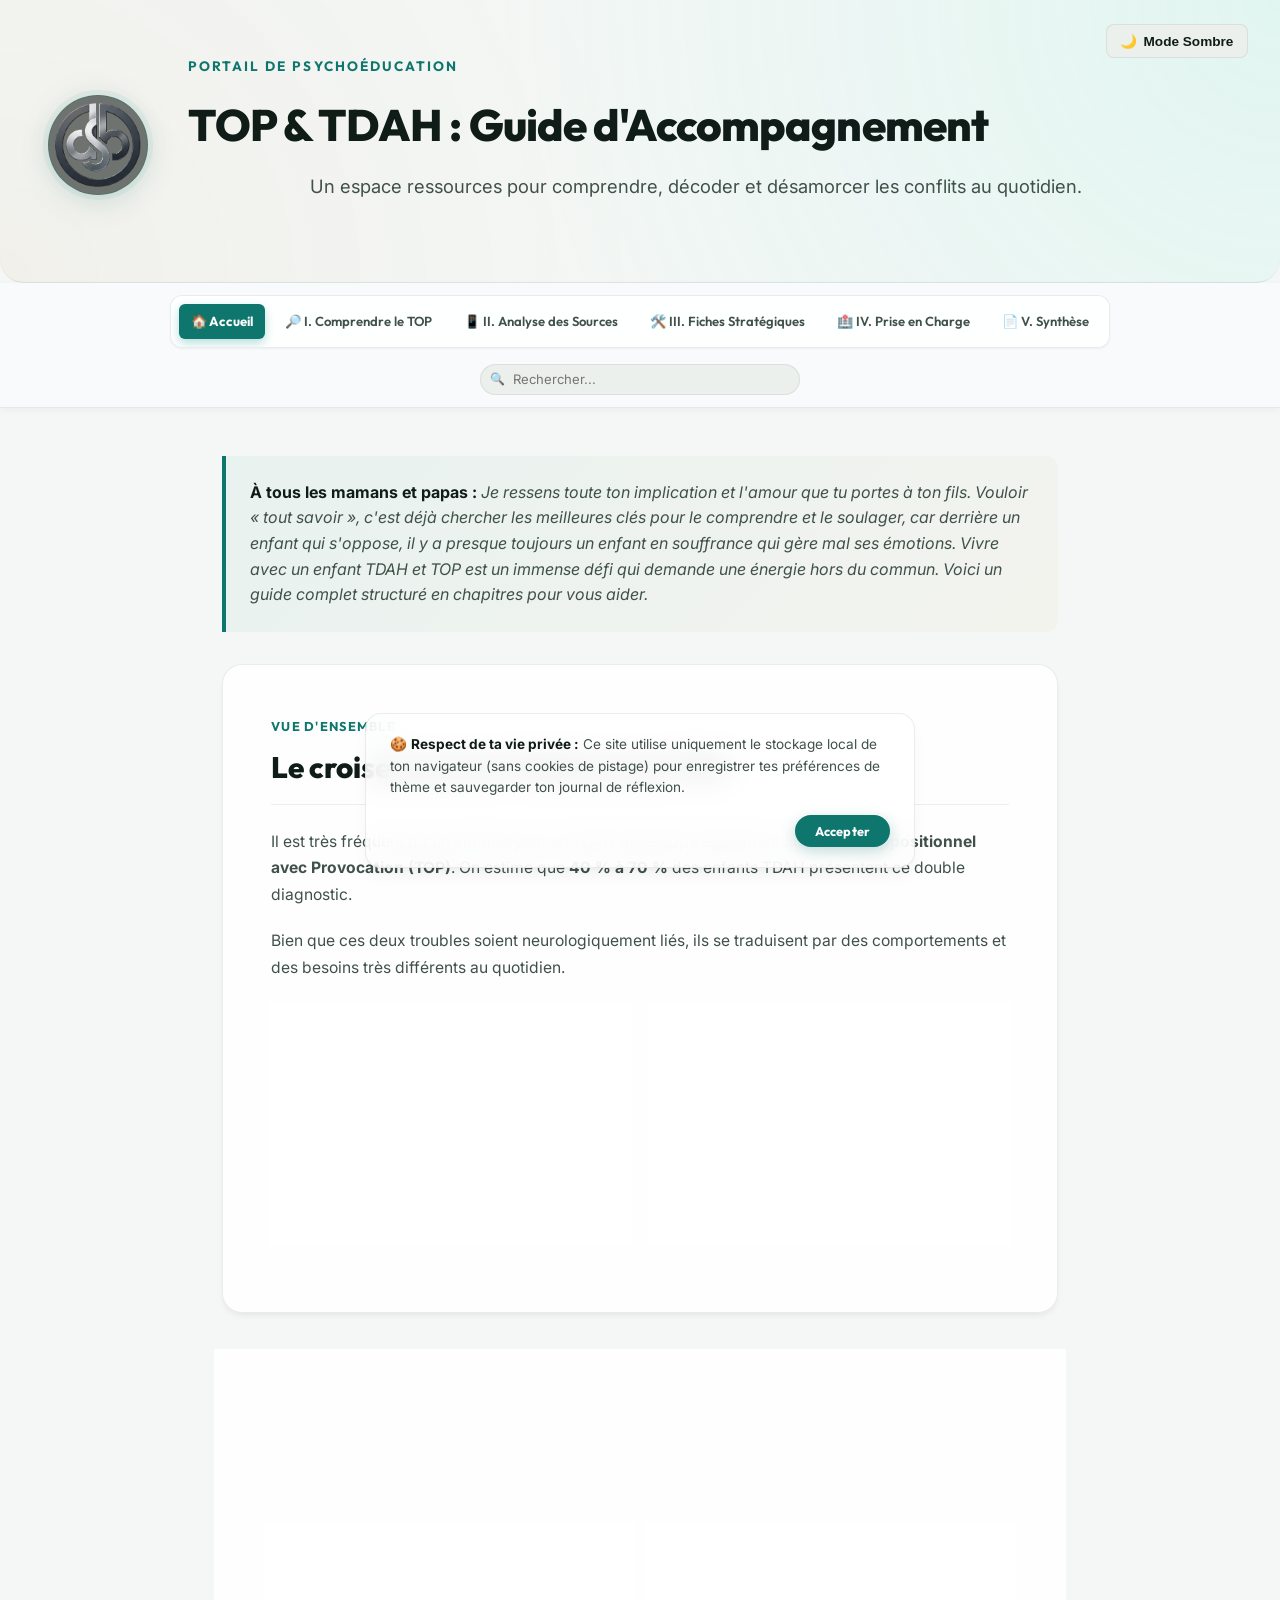
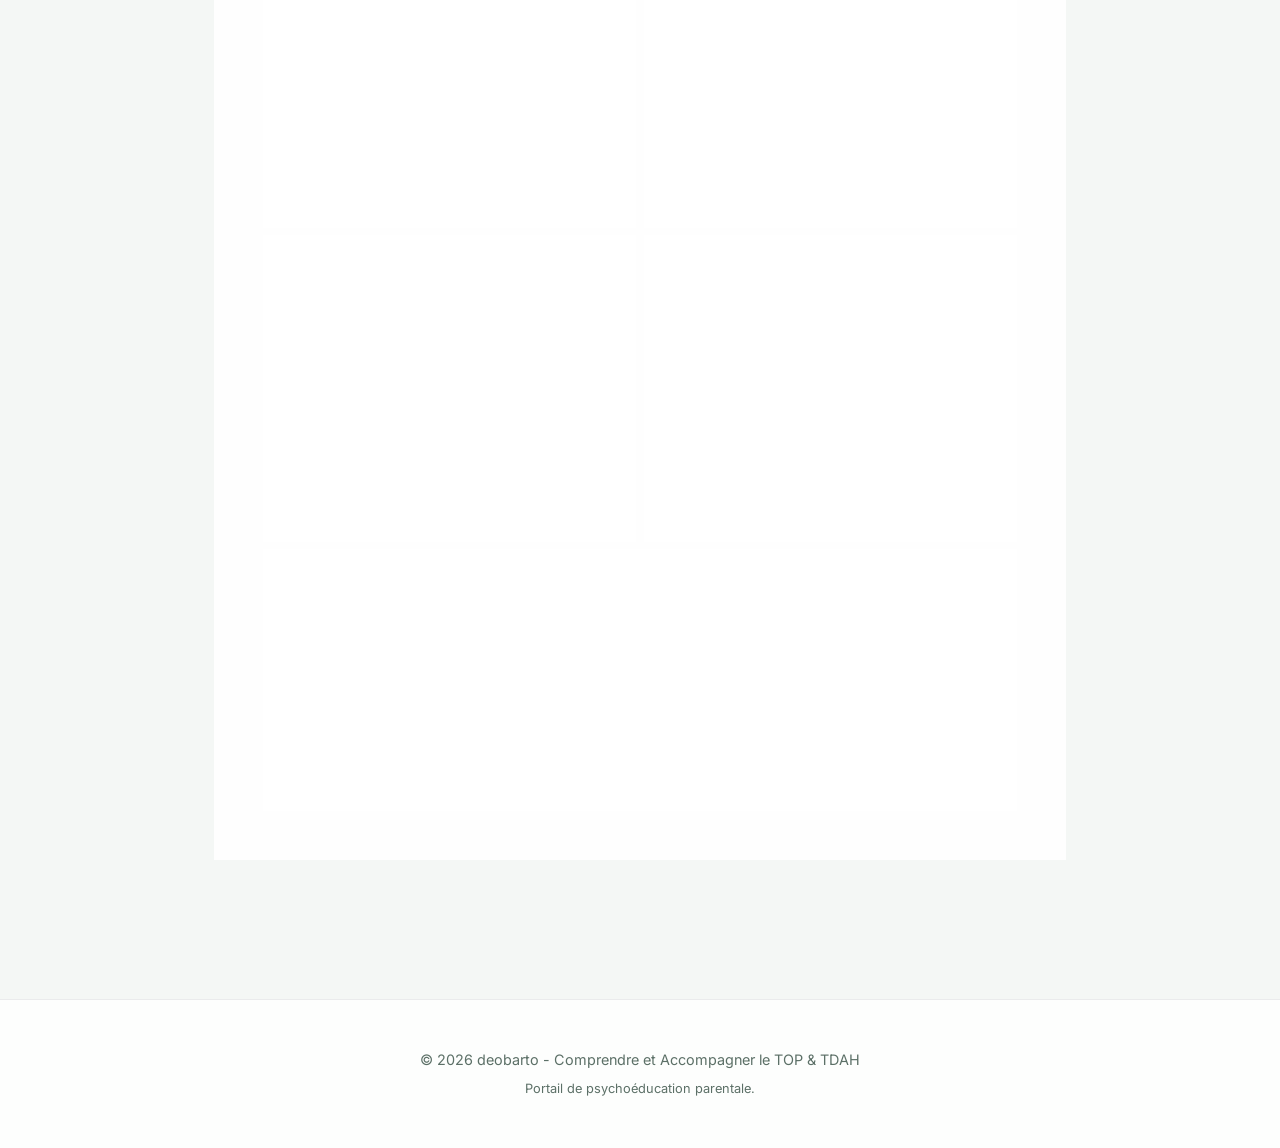
<file: index.html>
<!DOCTYPE html>
<html lang="fr">
<head>
  <meta charset="UTF-8">
  <meta name="viewport" content="width=device-width, initial-scale=1.0">
  <title>Portail d'Accompagnement TOP & TDAH | deobarto</title>
  <meta name="description" content="Portail d'accompagnement parental sur le Trouble Oppositionnel avec Provocation (TOP) et le TDAH. Outils de psychoéducation et stratégies.">
  <link rel="icon" type="image/x-icon" href="favicon.ico">
  <link rel="preconnect" href="https://fonts.googleapis.com">
  <link rel="preconnect" href="https://fonts.gstatic.com" crossorigin>
  <link href="https://fonts.googleapis.com/css2?family=Outfit:wght@400;500;600;700;800&family=Inter:wght@400;500;600;700&display=swap" rel="stylesheet">
  <link rel="stylesheet" href="style.css?v=1.3.1">
</head>
<body>

  <!-- Scroll Progress Indicator -->
  <div id="progress-bar"></div>

  <!-- Header Banner -->
  <header>
    <!-- Theme Switcher -->
    <div class="theme-toggle-container">
      <button class="btn-toggle-theme" id="theme-btn" onclick="toggleTheme()">
        <span id="theme-icon">🌙</span> <span id="theme-text">Mode Sombre</span>
      </button>
    </div>
    
    <a href="https://deobarto.alwaysdata.net/" class="header-logo-wrap"><img src="logo.png" alt="Logo deobarto" class="header-logo"></a>
    <div class="header-content">
      <div class="header-tag">Portail de Psychoéducation</div>
      <h1 class="main-title">TOP & TDAH : Guide d'Accompagnement</h1>
      <p class="main-subtitle">
      Un espace ressources pour comprendre, décoder et désamorcer les conflits au quotidien.
    </p>
    </div>
    


  </header>

  <!-- Sticky Horizontal Navigation -->
  <nav class="header-nav sticky-nav">
    <div class="sticky-nav-container">
      <ul class="nav-horizontal" id="toc-nav">
        <li class="active"><a href="index.html">🏠 Accueil</a></li>
        <li><a href="definition.html">🔎 I. Comprendre le TOP</a></li>
        <li><a href="temoignages.html">📱 II. Analyse des Sources</a></li>
        <li><a href="strategies.html">🛠️ III. Fiches Stratégiques</a></li>
        <li><a href="accompagnement.html">🏥 IV. Prise en Charge</a></li>
        <li><a href="synthese.html">📄 V. Synthèse</a></li>
      </ul>
      <div class="search-container horizontal-search">
        <span class="search-icon">🔍</span>
        <input type="text" id="site-search" class="search-input" placeholder="Rechercher...">
      </div>
    </div>
  </nav>

  <!-- Layout Grid -->
  <div class="container no-sidebar">

    <!-- Main Content -->
    <main>
      
      <!-- Empathetic Introduction Box -->
      <div class="intro-callout">
        <strong>À tous les mamans et papas :</strong> Je ressens toute ton implication et l'amour que tu portes à ton fils. Vouloir « tout savoir », c'est déjà chercher les meilleures clés pour le comprendre et le soulager, car derrière un enfant qui s'oppose, il y a presque toujours un enfant en souffrance qui gère mal ses émotions. Vivre avec un enfant TDAH et TOP est un immense défi qui demande une énergie hors du commun. Voici un guide complet structuré en chapitres pour vous aider.
      </div>

      <!-- Overview Section -->
      <section id="accueil-intro">
        <span class="section-badge">Vue d'ensemble</span>
        <h2><span>Le croisement du TDAH et du TOP</span></h2>
        <p>
          Il est très fréquent qu'un enfant ayant un TDAH développe également un <strong>Trouble Oppositionnel avec Provocation (TOP)</strong>. On estime que <strong>40 % à 70 %</strong> des enfants TDAH présentent ce double diagnostic. 
        </p>
        <p>
          Bien que ces deux troubles soient neurologiquement liés, ils se traduisent par des comportements et des besoins très différents au quotidien.
        </p>

        <div class="matrix-grid">
          <div class="matrix-card" style="border-top: 4px solid var(--accent);">
            <h4><span>🧠</span> TDAH seul</h4>
            <p style="font-size:0.88rem; margin-bottom: 1rem;">
              L'enfant n'écoute pas par <strong>oubli</strong>, <strong>distraction</strong> ou <strong>impulsivité</strong>. Il a la volonté d'obéir mais son déficit d'attention l'empêche de suivre les consignes.
            </p>
            <a href="definition.html#tdah-seul" class="portal-link">En savoir plus →</a>
          </div>
          
          <div class="matrix-card" style="border-top: 4px solid var(--primary);">
            <h4><span>⚡</span> TDAH + TOP</h4>
            <p style="font-size:0.88rem; margin-bottom: 1rem;">
              L'enfant manifeste une <strong>résistance active, répétée et intentionnelle</strong> face aux règles et aux figures d'autorité. Il cherche à tester les limites délibérément.
            </p>
            <a href="definition.html#tdah-top" class="portal-link">En savoir plus →</a>
          </div>
        </div>
      </section>

      <!-- Dashboard / Portal Grid -->
      <section id="dashboard-menu">
        <span class="section-badge">Tableau de bord</span>
        <h2><span>Explorer les chapitres</span></h2>
        
        <div class="portal-grid">
          
          <!-- Card 1 -->
          <div class="portal-card">
            <div class="portal-card-body">
              <h3>Comprendre le TOP</h3>
              <p>Découvrez les définitions cliniques (DSM-5), les signes d'alerte, l'explication neurologique et la vigilance diagnostique.</p>
            </div>
            <a href="definition.html" class="portal-link">Accéder au chapitre →</a>
          </div>

          <!-- Card 2 -->
          <div class="portal-card">
            <div class="portal-card-body">
              <h3>Analyse des Sources</h3>
              <p>Retours d'expérience cliniques et analyses psychoéducatives issus de créateurs spécialisés sur TikTok et perspectives d'avenir.</p>
            </div>
            <a href="temoignages.html" class="portal-link">Accéder au chapitre →</a>
          </div>

          <!-- Card 3 -->
          <div class="portal-card">
            <div class="portal-card-body">
              <h3>Fiches Stratégiques</h3>
              <p>Outils pratiques interactifs pour le quotidien : techniques d'hyperfocus, renforcement positif, et communication modifiée.</p>
            </div>
            <a href="strategies.html" class="portal-link">Accéder au chapitre →</a>
          </div>

          <!-- Card 4 -->
          <div class="portal-card">
            <div class="portal-card-body">
              <h3>Prise en Charge</h3>
              <p>Accompagnement médical et thérapeutique, méthode Barkley, livres recommandés et carnet de réflexion parentale.</p>
            </div>
          </div>

          <!-- Card 5 : Synthèse -->
          <div class="portal-card" style="border-top: 3px solid var(--primary); grid-column: 1 / -1;">
            <div class="portal-card-body">
              <h3>📄 Synthèse complète — Document PDF</h3>
              <p>Retrouvez l'ensemble du contenu condensé en un document structuré : définitions, témoignages, outils pratiques et sources. Téléchargeable en PDF en un clic.</p>
            </div>
            <a href="synthese.html" class="portal-link" style="font-size:1rem;">Consulter &amp; télécharger la synthèse →</a>
          </div>

        </div>
      </section>

    </main>
  </div>

  <!-- Back to Top -->
  <button id="btn-back-to-top" class="back-to-top" title="Retour en haut">▲</button>

  <!-- Footer -->
  <footer>
    <p>© 2026 deobarto - Comprendre et Accompagner le TOP & TDAH</p>
    <p style="margin-top: 0.5rem; font-size: 0.8rem; color: var(--text-dark);">Portail de psychoéducation parentale.</p>
  </footer>

  <script src="app.js?v=1.3.1"></script>
</body>
</html>
</file>
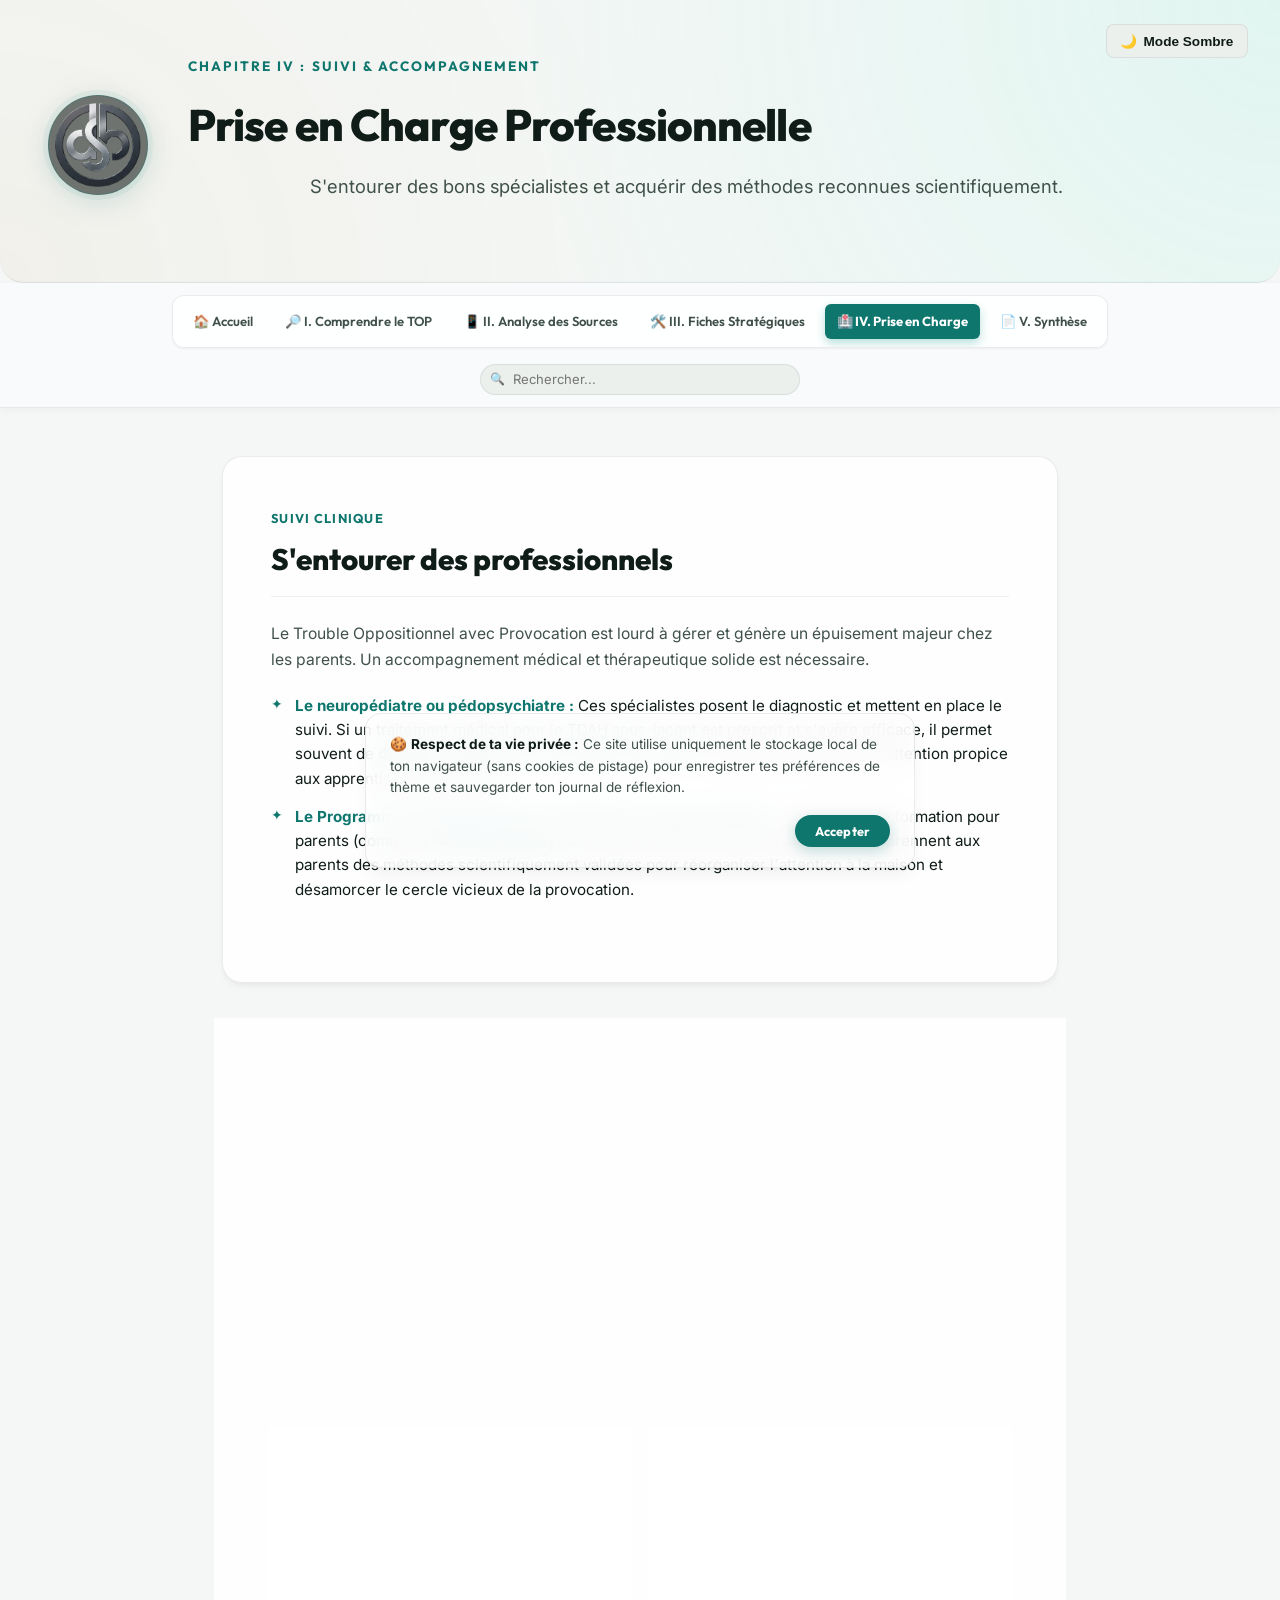
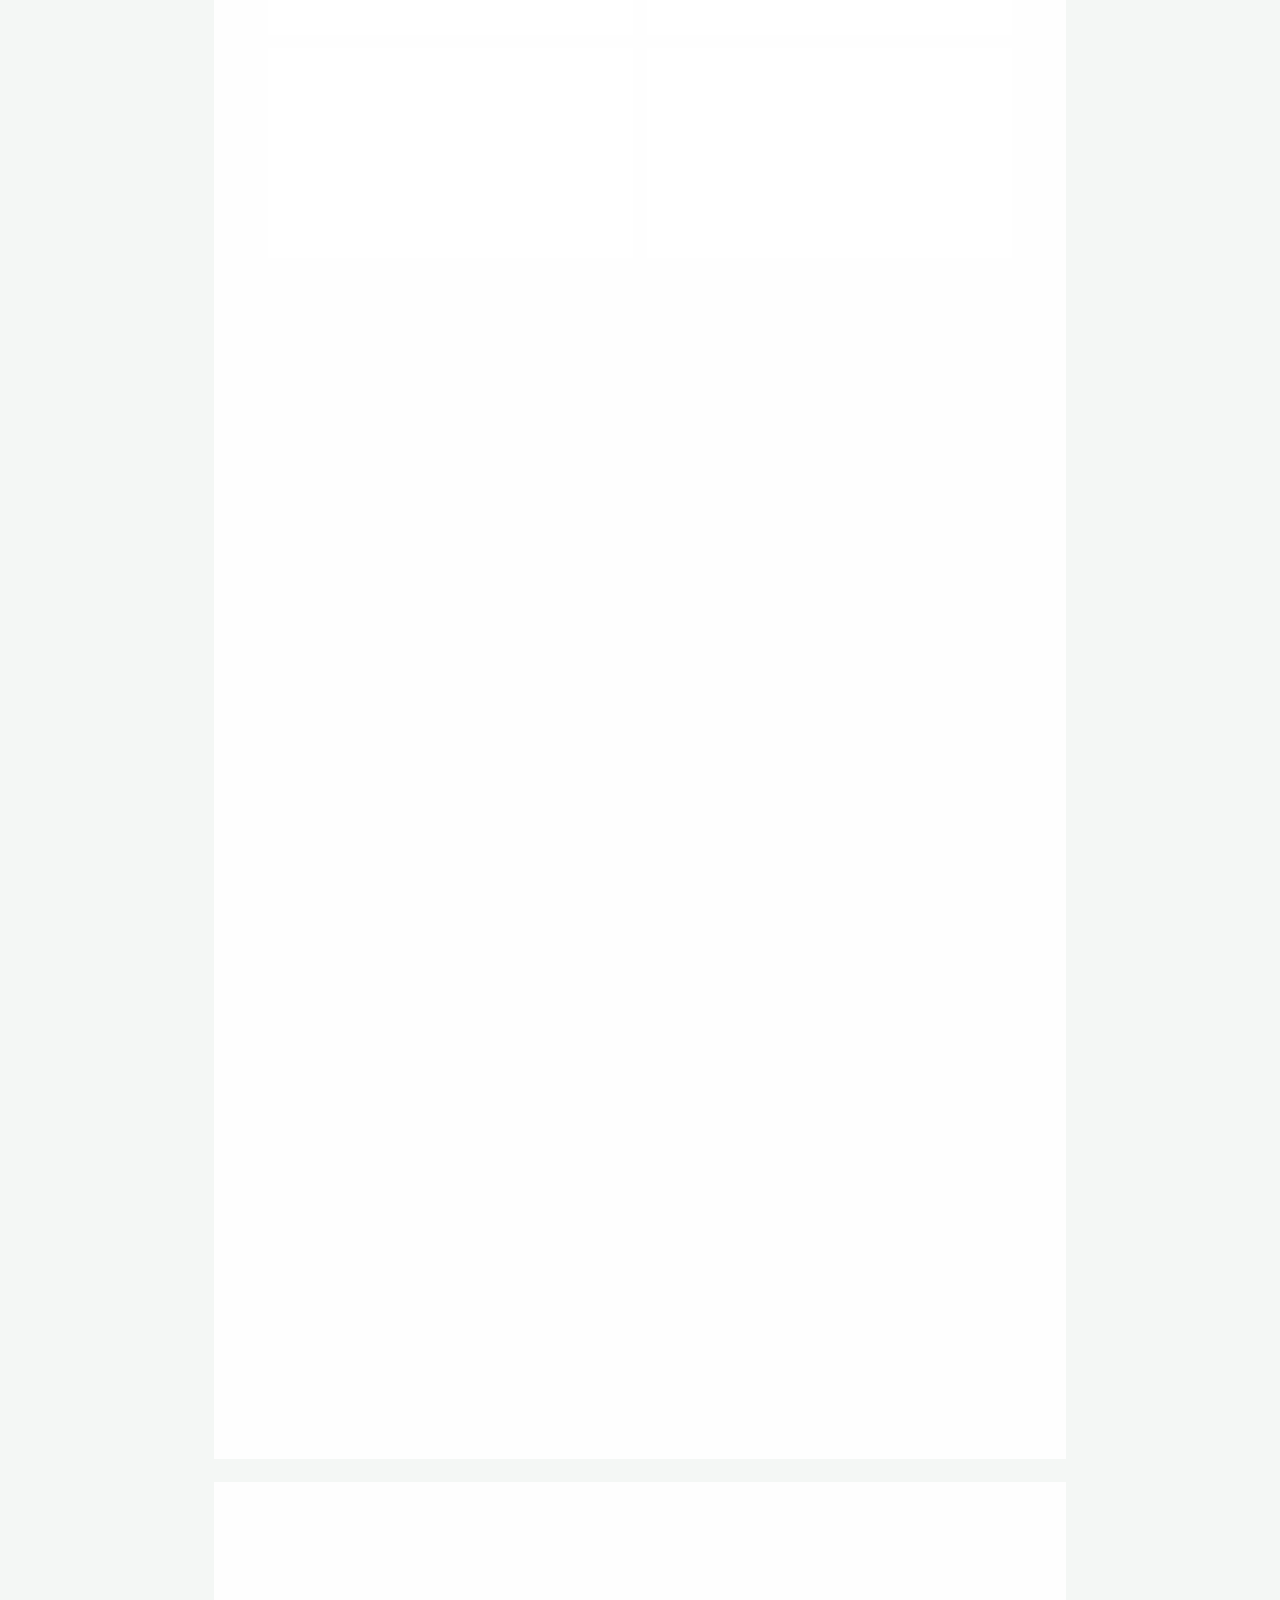
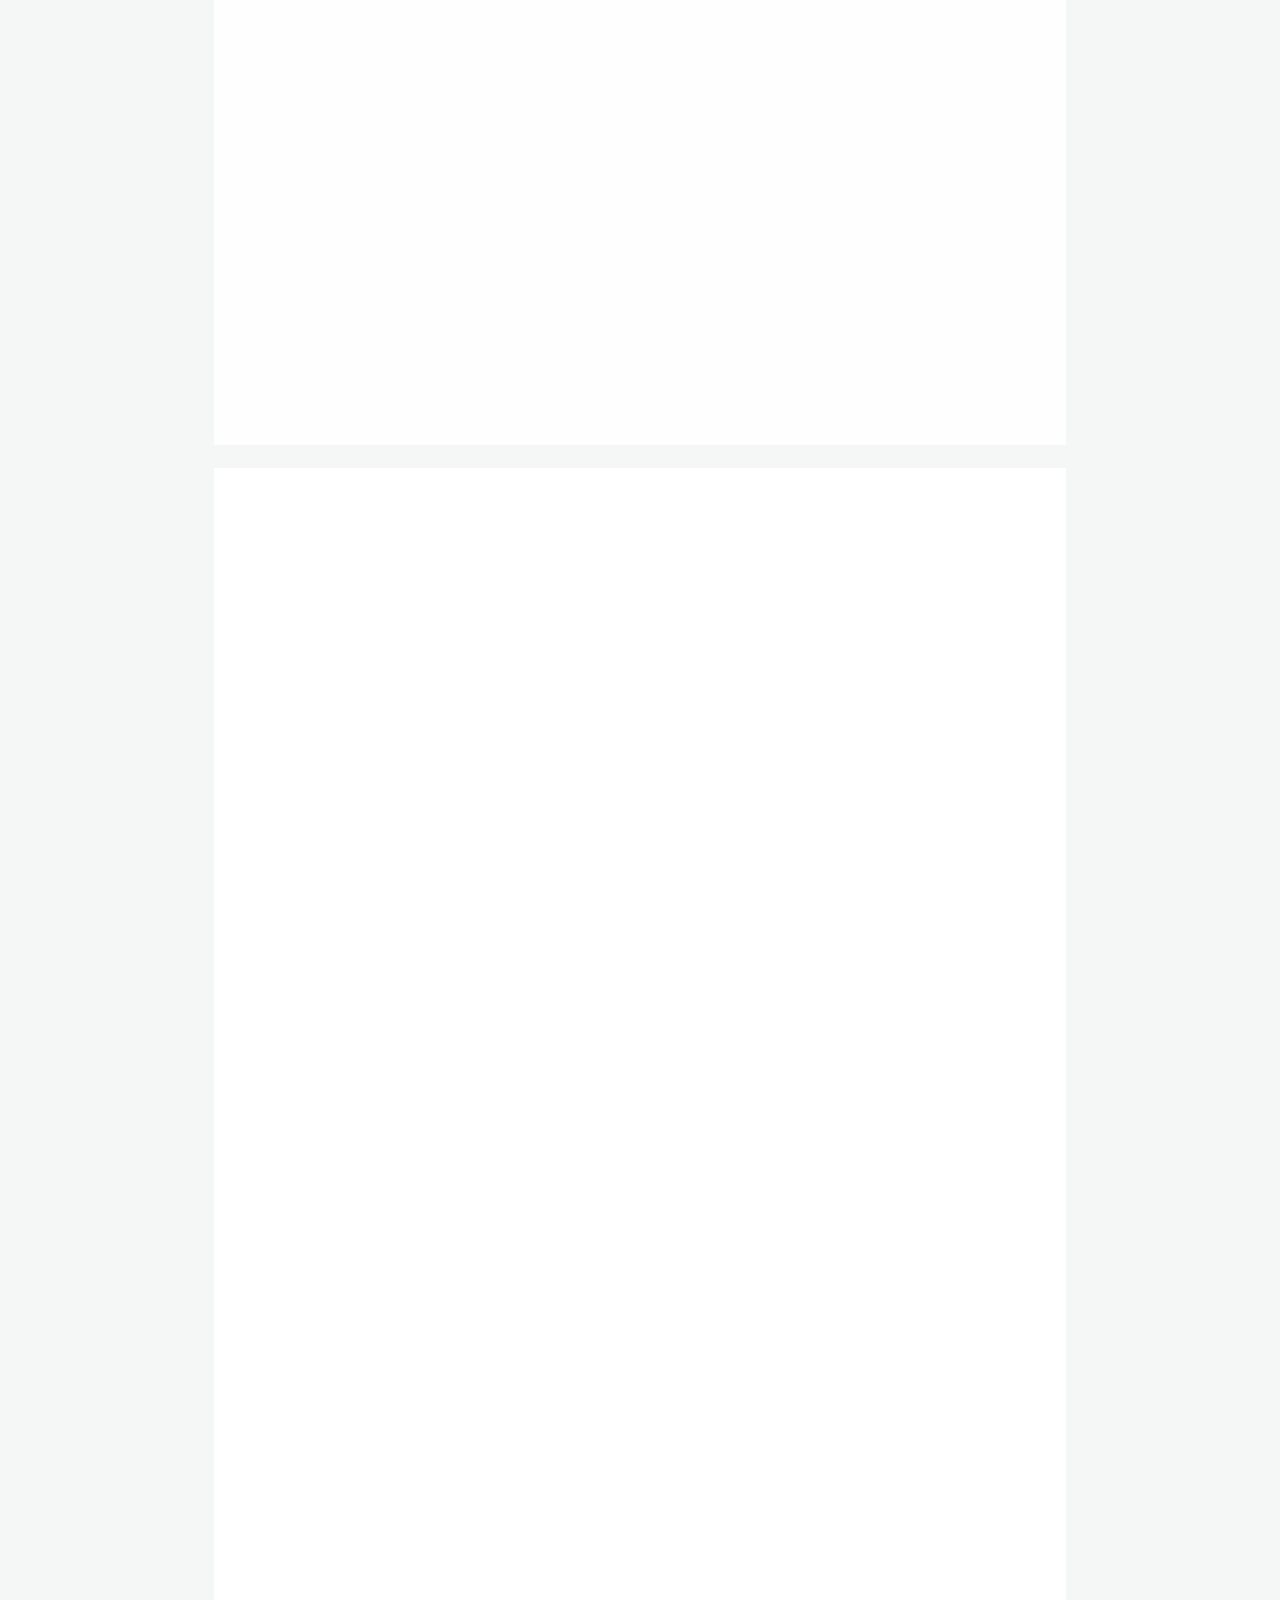
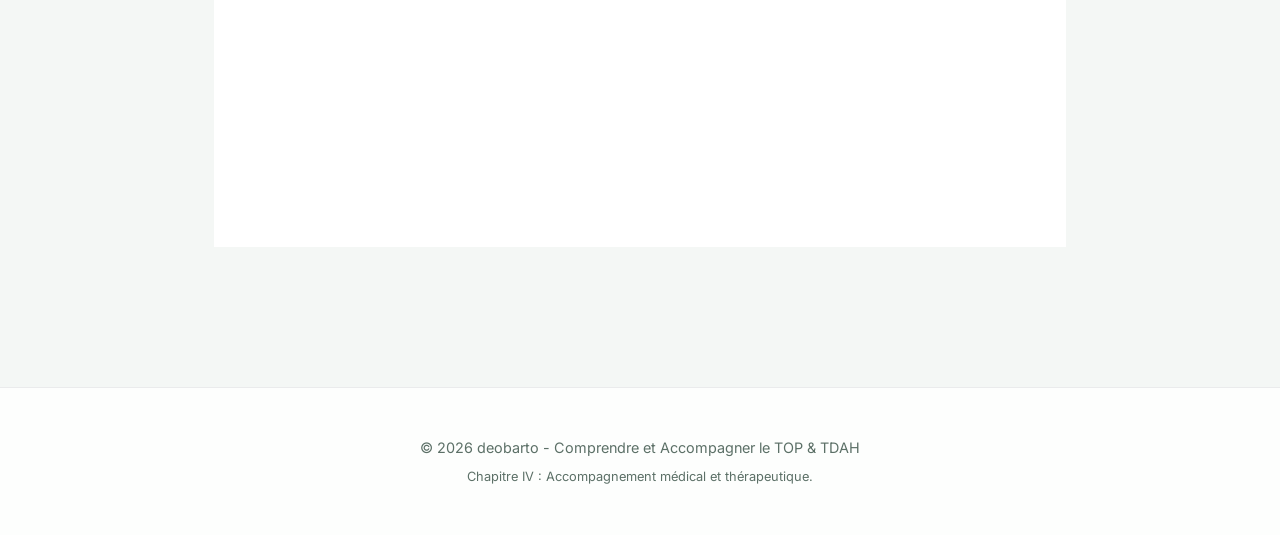
<file: accompagnement.html>
<!DOCTYPE html>
<html lang="fr">
<head>
  <meta charset="UTF-8">
  <meta name="viewport" content="width=device-width, initial-scale=1.0">
  <title>Accompagnement Professionnel & Réflexion | deobarto</title>
  <meta name="description" content="Ressources d'accompagnement médical, groupes de méthode Barkley (PEHP), livre conseillé et carnet d'analyse des conflits.">
  <link rel="icon" type="image/x-icon" href="favicon.ico">
  <link rel="preconnect" href="https://fonts.googleapis.com">
  <link rel="preconnect" href="https://fonts.gstatic.com" crossorigin>
  <link href="https://fonts.googleapis.com/css2?family=Outfit:wght@400;500;600;700;800&family=Inter:wght@400;500;600;700&display=swap" rel="stylesheet">
  <link rel="stylesheet" href="style.css?v=1.3.1">
</head>
<body>

  <!-- Scroll Progress Indicator -->
  <div id="progress-bar"></div>

  <!-- Header Banner -->
  <header>
    <div class="theme-toggle-container">
      <button class="btn-toggle-theme" id="theme-btn" onclick="toggleTheme()">
        <span id="theme-icon">🌙</span> <span id="theme-text">Mode Sombre</span>
      </button>
    </div>
    
    <a href="https://deobarto.alwaysdata.net/" class="header-logo-wrap"><img src="logo.png" alt="Logo deobarto" class="header-logo"></a>
    <div class="header-content">
      <div class="header-tag">Chapitre IV : Suivi & Accompagnement</div>
      <h1 class="main-title">Prise en Charge Professionnelle</h1>
      <p class="main-subtitle">
      S'entourer des bons spécialistes et acquérir des méthodes reconnues scientifiquement.
    </p>
    </div>
    


  </header>

  <!-- Sticky Horizontal Navigation -->
  <nav class="header-nav sticky-nav">
    <div class="sticky-nav-container">
      <ul class="nav-horizontal" id="toc-nav">
        <li><a href="index.html">🏠 Accueil</a></li>
        <li><a href="definition.html">🔎 I. Comprendre le TOP</a></li>
        <li><a href="temoignages.html">📱 II. Analyse des Sources</a></li>
        <li><a href="strategies.html">🛠️ III. Fiches Stratégiques</a></li>
        <li class="active"><a href="accompagnement.html">🏥 IV. Prise en Charge</a></li>
        <li><a href="synthese.html">📄 V. Synthèse</a></li>
      </ul>
      <div class="search-container horizontal-search">
        <span class="search-icon">🔍</span>
        <input type="text" id="site-search" class="search-input" placeholder="Rechercher...">
      </div>
    </div>
  </nav>

  <!-- Layout Grid -->
  <div class="container no-sidebar">

    <!-- Main Content -->
    <main>
      
      <section id="professionnels-suivi">
        <span class="section-badge">Suivi Clinique</span>
        <h2><span>S'entourer des professionnels</span></h2>
        <p class="lead">
          Le Trouble Oppositionnel avec Provocation est lourd à gérer et génère un épuisement majeur chez les parents. Un accompagnement médical et thérapeutique solide est nécessaire.
        </p>

        <ul class="pretty-list">
          <li><strong>Le neuropédiatre ou pédopsychiatre :</strong> Ces spécialistes posent le diagnostic et mettent en place le suivi. Si un traitement médical pour le TDAH sous-jacent est prescrit et s'avère efficace, il permet souvent de <strong>diminuer fortement les symptômes du TOP</strong>, en ouvrant une fenêtre d'attention propice aux apprentissages éducatifs.</li>
          <li><strong>Le Programme d'Entraînement aux Habiletés Parentales (PEHP) :</strong> Les groupes de formation pour parents (comme la <strong>méthode Barkley</strong>) sont recommandés internationalement. Ils apprennent aux parents des méthodes scientifiquement validées pour réorganiser l'attention à la maison et désamorcer le cercle vicieux de la provocation.</li>
        </ul>
      </section>

      <!-- Section: Dispositifs d'Accompagnement -->
      <section id="dispositifs-guidance" style="border-top: 4px solid var(--primary);">
        <span class="section-badge" style="color: var(--primary);">Dispositifs existants</span>
        <h2><span>🏫</span> Accompagnement & Guidance Parentale</h2>
        <p class="lead">
          Pour faire face au TDAH associé au TOP, il est indispensable de se former à des méthodes de communication spécifiques et de s'appuyer sur des structures d'aide dédiées.
        </p>

        <h3 style="margin-top: 2rem;">1. Le Programme de Référence : La Méthode Barkley</h3>
        <p>
          Les <strong>Programmes d'Entraînement aux Habiletés Parentales (PEHP)</strong>, et plus particulièrement la <strong>méthode Barkley</strong>, constituent la référence internationale absolue pour accompagner un enfant TDAH + TOP. Ces ateliers apprennent concrètement aux parents à :
        </p>
        <div class="matrix-grid">
          <div class="matrix-card" style="border-top: 3px solid var(--primary);">
            <h4>🔄 Inverser la dynamique</h4>
            <p style="font-size: 0.9rem; line-height: 1.5; margin-top: 0.25rem;">
              Modifier la structure des conflits à la maison en retirant l'attention sur les comportements d'opposition.
            </p>
          </div>
          <div class="matrix-card" style="border-top: 3px solid var(--accent);">
            <h4>✨ Renforcement Positif</h4>
            <p style="font-size: 0.9rem; line-height: 1.5; margin-top: 0.25rem;">
              Mettre en place un système de jetons et de récompenses immédiates pour valoriser activement les comportements de coopération.
            </p>
          </div>
          <div class="matrix-card" style="border-top: 3px solid var(--primary);">
            <h4>🔇 Ignorance Active</h4>
            <p style="font-size: 0.9rem; line-height: 1.5; margin-top: 0.25rem;">
              Apprendre à ignorer de manière systématique les provocations mineures (grognements, soupirs) pour ne pas nourrir la crise.
            </p>
          </div>
          <div class="matrix-card" style="border-top: 3px solid var(--accent);">
            <h4>🤝 Recréer du lien</h4>
            <p style="font-size: 0.9rem; line-height: 1.5; margin-top: 0.25rem;">
              Planifier des moments exclusifs de complicité (sans consignes ni attentes) pour restaurer la relation parent-enfant.
            </p>
          </div>
        </div>

        <h3 style="margin-top: 2.5rem;">2. Comment y accéder concrètement ?</h3>
        <p>
          Plusieurs structures et professionnels de santé permettent d'accéder à cette guidance parentale :
        </p>
        <ul class="pretty-list" style="margin-bottom: 2rem;">
          <li><strong>L'Association HyperSupers TDAH France (<a href="https://www.tdah-france.fr" target="_blank" rel="noopener noreferrer" style="color: var(--primary); font-weight: 600;">tdah-france.fr</a>) :</strong> C'est un point de départ incontournable. L'association informe, oriente et co-organise régulièrement des groupes de guidance parentale partout en France (comme les sessions de pré-inscription pour le mois de juin 2026). Des modules d'auto-formation en ligne gratuits sont également proposés aux adhérents.</li>
          <li><strong>Le suivi hospitalier ou CMP / CMPE :</strong> Les services de psychiatrie infanto-juvénile (PIJ) des hôpitaux ou les Centres Médico-Psychologiques organisent régulièrement ces ateliers comportementaux sous forme de séances collectives.</li>
          <li><strong>Les structures d'aide à domicile (SESSAD) :</strong> L'intervention d'un éducateur spécialisé via un SESSAD (Service d'Éducation Spécialisée et de Soins à Domicile) permet d'appliquer et d'adapter ces stratégies directement au sein de votre domicile.</li>
        </ul>

        <h3 style="margin-top: 2.5rem;">3. Pourquoi c'est indispensable ?</h3>
        <p>
          L'enfant TOP présente un dysfonctionnement neurologique de la gestion de la frustration et des circuits de la récompense : il est bloqué dans l'instant présent et gère très mal les consignes directes. La guidance parentale vous aide à adapter votre communication (via l'illusion de contrôle ou des consignes ultra-courtes) pour contourner cette rigidité sans vous épuiser.
        </p>

        <div class="alert-box" style="margin-top: 1.5rem; background: rgba(var(--primary-rgb), 0.05); border: 1px solid rgba(var(--primary-rgb), 0.2); border-left: 4px solid var(--primary);">
          <strong>💡 Complémentarité médicale essentielle :</strong> Les outils de la guidance parentale sont d'autant plus efficaces lorsqu'ils sont couplés à une prise en charge médicale. Si votre enfant reçoit un traitement médicamenteux pour son TDAH, les comportements d'opposition sont souvent fortement réduits pendant les heures où la molécule fait effet, ce qui ouvre la <strong>fenêtre idéale</strong> pour appliquer vos stratégies éducatives éducatives et ancrer durablement la coopération.
        </div>

        <!-- Interactive Department Selector -->
        <div class="reflection-container" style="margin-top: 2.5rem; border-color: var(--accent);">
          <h3 style="color: var(--accent);"><span>📍</span> Trouver des contacts et groupes dans mon département</h3>
          <p style="font-size: 0.95rem; color: var(--text-muted); margin-bottom: 1.5rem;">
            Sélectionnez votre département pour identifier votre région administrative et obtenir le lien direct vers les bénévoles et les groupes de guidance parentale de l'association <strong>HyperSupers TDAH France</strong>.
          </p>
          
          <div style="display: flex; gap: 1rem; align-items: center; flex-wrap: wrap; margin-bottom: 1.5rem;">
            <div style="flex: 1; min-width: 250px; display: flex; flex-direction: column;">
              <input type="text" id="select-dept" class="form-control" oninput="updateDeptContact()" placeholder="Saisissez votre département (ex : 06, Paris, 75...)" style="width: 100%; padding: 0.75rem; border-radius: 8px; border: 1px solid var(--card-border); background: var(--bg-alt); color: var(--text-main); font-family: var(--font-body); font-size: 0.95rem;">
              <div id="custom-suggestions" class="suggestions-list"></div>
            </div>
          </div>

          <div id="dept-result-box" style="display: none; background: var(--bg-alt); border: 1px solid var(--card-border); padding: 1.25rem; border-radius: 10px; margin-top: 1rem; animation: slideDown 0.3s ease;">
            <h4 id="dept-title" style="margin: 0 0 0.5rem 0; font-family: var(--font-heading); color: var(--text-main); font-size: 1.1rem;"></h4>
            <p id="dept-text" style="font-size: 0.9rem; color: var(--text-muted); margin-bottom: 1rem;"></p>
            <div style="display: flex; gap: 0.75rem; flex-wrap: wrap; margin-top: 1rem;">
              <a id="dept-link" href="#" target="_blank" rel="noopener noreferrer" class="btn-action primary" style="font-size: 0.85rem; padding: 0.5rem 1rem;">
                <span>🌐</span> Contacts Région (HyperSupers)
              </a>
            </div>
          </div>
        </div>
      </section>

      <!-- Recommended Reading -->
      <section id="lecture-conseillee">
        <span class="section-badge">Littérature</span>
        <h2><span>Livre de référence conseillé</span></h2>
        <p>Pour approfondir votre compréhension et décoder les comportements de votre enfant, un ouvrage est particulièrement reconnu :</p>
        
        <div class="book-card">
          <div class="book-icon">📖</div>
          <div class="book-details">
            <h4>L'opposition : Ces enfants qui vous en font voir de toutes les couleurs</h4>
            <div class="author">Benoît Hammarrenger, Ph.D. (Pédopsychologue)</div>
            <p>
              Ce livre permet de regarder derrière « l'écran de fumée » de la provocation. Il explique comment décoder la vraie cause de l'opposition (anxiété, fatigue, sentiment d'injustice) afin d'agir sur la racine du problème plutôt que de s'épuiser face au symptôme.
            </p>
            <a href="https://www.amazon.fr/Lopposition-enfants-vous-toutes-couleurs-ebook/dp/B0CPZBT8PT/" target="_blank" rel="noopener noreferrer" class="btn-action secondary book-amazon-btn">
              <span>🛒</span> Voir sur Amazon
            </a>
          </div>
        </div>
      </section>

      <!-- Parent Reflection Journal -->
      <section id="carnet-reflection">
        <span class="section-badge">Journal de bord</span>
        <h2><span>Mon Espace de Réflexion</span></h2>
        <p>Le fait de noter par écrit les moments difficiles permet de prendre du recul, de repérer les schémas répétitifs et de préparer ses consultations avec les spécialistes.</p>

        <div class="reflection-container">
          <h3><span>📝</span> Log des Situations d'Opposition</h3>
          <form id="log-form" onsubmit="addLogEntry(event)" style="margin-top: 1.5rem;">
            <div class="form-grid">
              
              <div class="form-group">
                <label for="log-demande"><strong>Type de demande / consigne :</strong></label>
                <select id="log-demande" class="form-control" required>
                  <option value="" disabled selected>Choisir une demande...</option>
                  <option value="Hygiène & Soins (brossage dents, bain, habillage)">🛁 Hygiène & Soins (brossage dents, bain...)</option>
                  <option value="Transitions & Écrans (arrêter un jeu, quitter la maison)">📱 Transitions & Écrans (écrans, départ...)</option>
                  <option value="Tâches & Devoirs (devoirs, rangement chambre)">📚 Tâches & Devoirs (devoirs, rangement...)</option>
                  <option value="Repas & Coucher (venir à table, aller au lit)">🛌 Repas & Coucher (table, coucher...)</option>
                  <option value="Autre consigne">💬 Autre consigne</option>
                </select>
              </div>

              <div class="form-group">
                <label><strong>Intensité de l'opposition :</strong></label>
                <div class="intensity-rating">
                  <label><input type="radio" name="intensity" value="1" required><span>1</span></label>
                  <label><input type="radio" name="intensity" value="2"><span>2</span></label>
                  <label><input type="radio" name="intensity" value="3"><span>3</span></label>
                  <label><input type="radio" name="intensity" value="4"><span>4</span></label>
                  <label><input type="radio" name="intensity" value="5"><span>5</span></label>
                </div>
              </div>

              <div class="form-group">
                <label for="log-strategie"><strong>Stratégie appliquée :</strong></label>
                <select id="log-strategie" class="form-control" required>
                  <option value="" disabled selected>Choisir une stratégie...</option>
                  <option value="Choix limité (illusion de contrôle)">💡 Choix limité (illusion de contrôle)</option>
                  <option value="Renforcement positif (valoriser la coopération)">✨ Renforcement positif</option>
                  <option value="Ignorer activement les comportements mineurs">🔇 Ignorer activement</option>
                  <option value="Consigne claire, courte et visuelle">📢 Consigne courte & claire</option>
                  <option value="Réaction spontanée (conflit / hausse de ton)">⚡ Réaction spontanée / Hausse de ton</option>
                </select>
              </div>

              <div class="form-group">
                <label><strong>Réaction de l'enfant (sélection rapide) :</strong></label>
                <div class="reaction-tags">
                  <label class="tag-checkbox"><input type="checkbox" name="reaction" value="🗣️ Crie / Hurle"><span>🗣️ Crie / Hurle</span></label>
                  <label class="tag-checkbox"><input type="checkbox" name="reaction" value="🚫 Dit 'Non' fermement"><span>🚫 Dit 'Non' fermement</span></label>
                  <label class="tag-checkbox"><input type="checkbox" name="reaction" value="⏳ Négocie / Argumente"><span>⏳ Négocie / Argumente</span></label>
                  <label class="tag-checkbox"><input type="checkbox" name="reaction" value="🏃 Fuit / S'en va"><span>🏃 Fuit / S'en va</span></label>
                  <label class="tag-checkbox"><input type="checkbox" name="reaction" value="🤫 Ignore / Boude"><span>🤫 Ignore / Boude</span></label>
                </div>
              </div>

              <!-- Questionnaire contextuel -->
              <div class="form-group">
                <label><strong>Comment vous êtes-vous senti(e) ?</strong></label>
                <div class="reaction-tags">
                  <label class="tag-checkbox"><input type="radio" name="q-parent" value="calme"><span>😌 Calme</span></label>
                  <label class="tag-checkbox"><input type="radio" name="q-parent" value="frustre"><span>😤 Frustré(e)</span></label>
                  <label class="tag-checkbox"><input type="radio" name="q-parent" value="depasse"><span>😰 Dépassé(e)</span></label>
                </div>
              </div>

              <div class="form-group">
                <label><strong>La situation a-t-elle été résolue ?</strong></label>
                <div class="reaction-tags">
                  <label class="tag-checkbox"><input type="radio" name="q-resolution" value="oui_vite"><span>✅ Oui, rapidement</span></label>
                  <label class="tag-checkbox"><input type="radio" name="q-resolution" value="oui_long"><span>⏳ Oui, mais difficilement</span></label>
                  <label class="tag-checkbox"><input type="radio" name="q-resolution" value="non"><span>❌ Non, conflict persistant</span></label>
                </div>
              </div>

              <div class="form-group">
                <label><strong>Quel était le contexte ?</strong></label>
                <div class="reaction-tags">
                  <label class="tag-checkbox"><input type="radio" name="q-contexte" value="retour_ecole"><span>🎒 Retour école</span></label>
                  <label class="tag-checkbox"><input type="radio" name="q-contexte" value="fatigue"><span>😴 Fatigue</span></label>
                  <label class="tag-checkbox"><input type="radio" name="q-contexte" value="faim"><span>🍽️ Faim</span></label>
                  <label class="tag-checkbox"><input type="radio" name="q-contexte" value="transition"><span>🔄 Transition</span></label>
                  <label class="tag-checkbox"><input type="radio" name="q-contexte" value="autre"><span>💬 Autre</span></label>
                </div>
              </div>

            </div>

            <button type="submit" class="btn-action primary" style="margin-top: 1rem; width: 100%; justify-content: center;">
              📥 Enregistrer cette situation
            </button>
          </form>

          <!-- Log entries list -->
          <div class="log-history-container" style="margin-top: 2.5rem;">
            <h4>📋 Historique des situations enregistrées</h4>
            <div id="log-history-list" class="log-history-list">
              <!-- Entries will be loaded here dynamically -->
            </div>
          </div>

        </div>
      </section>

    </main>
  </div>

  <!-- Back to Top -->
  <button id="btn-back-to-top" class="back-to-top" title="Retour en haut">▲</button>

  <!-- Footer -->
  <footer>
    <p>© 2026 deobarto - Comprendre et Accompagner le TOP & TDAH</p>
    <p style="margin-top: 0.5rem; font-size: 0.8rem; color: var(--text-dark);">Chapitre IV : Accompagnement médical et thérapeutique.</p>
  </footer>

  <script src="app.js?v=1.3.1"></script>
</body>
</html>
</file>
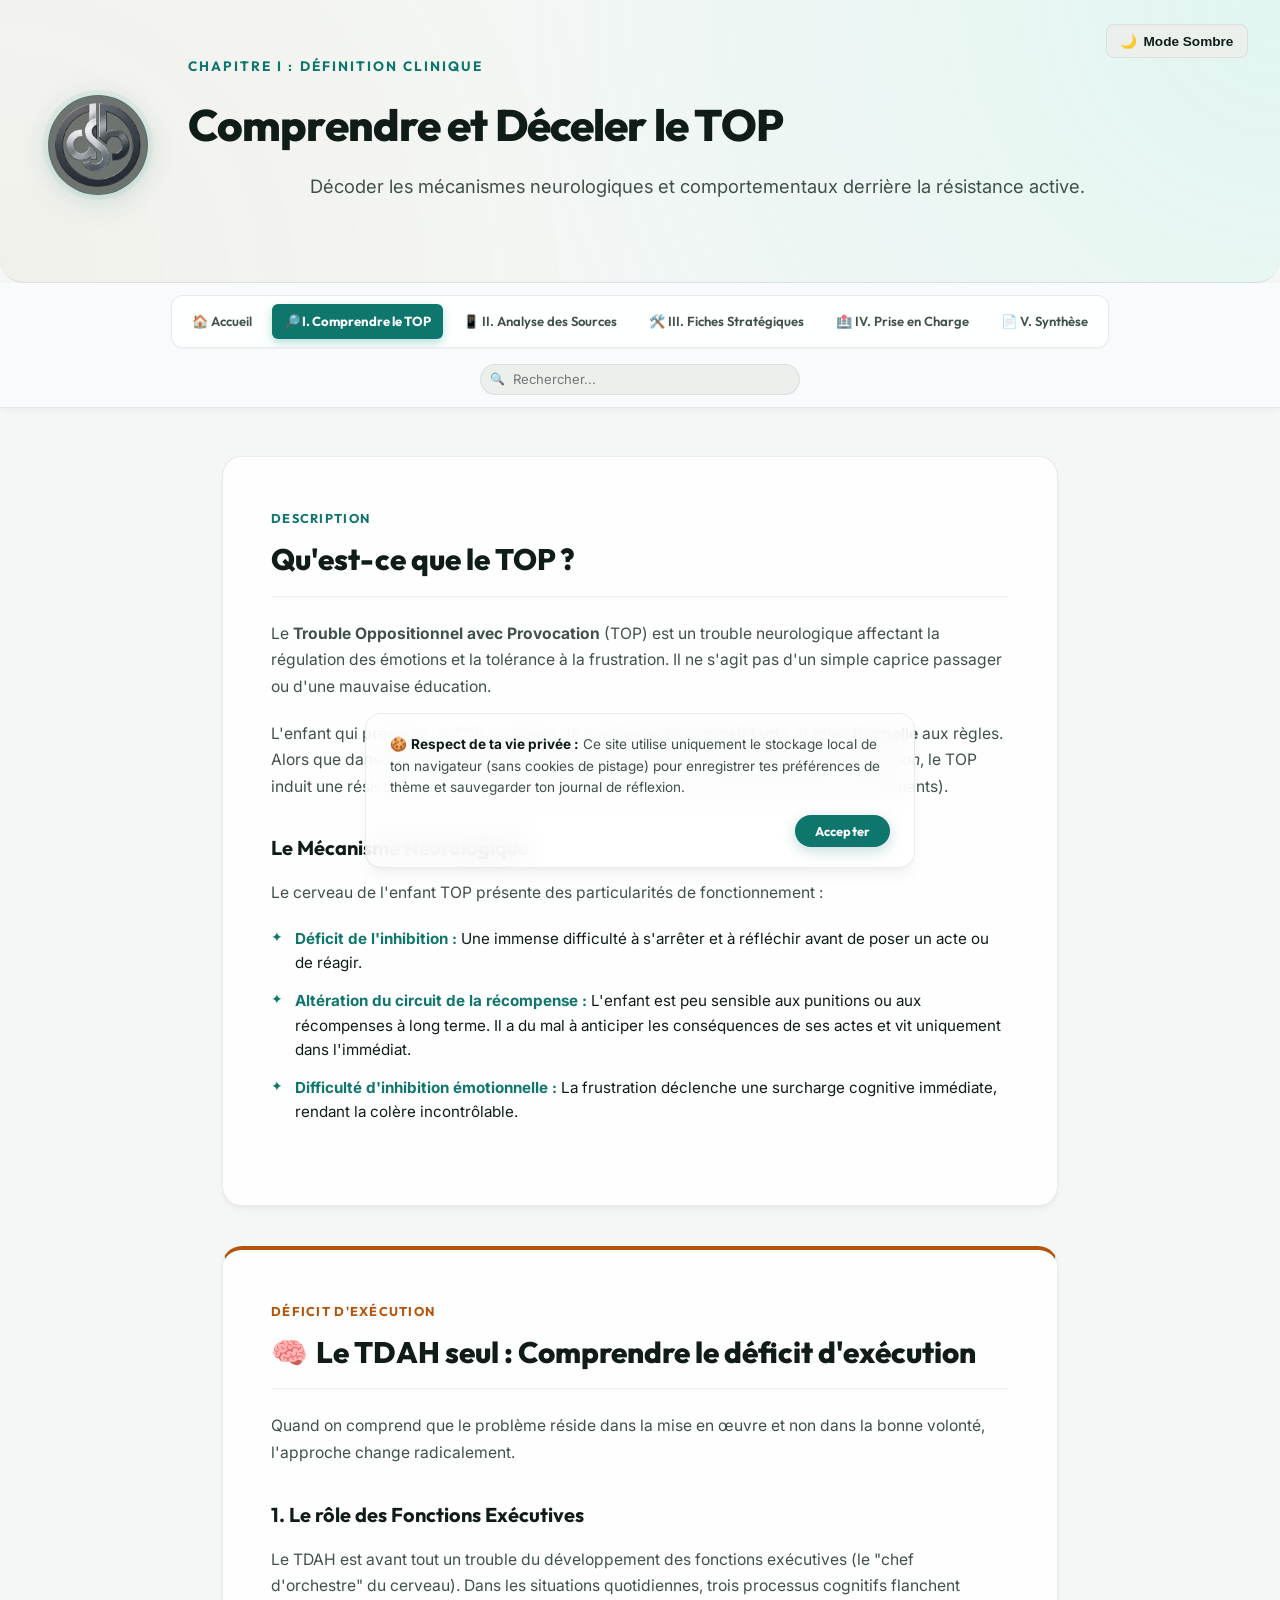
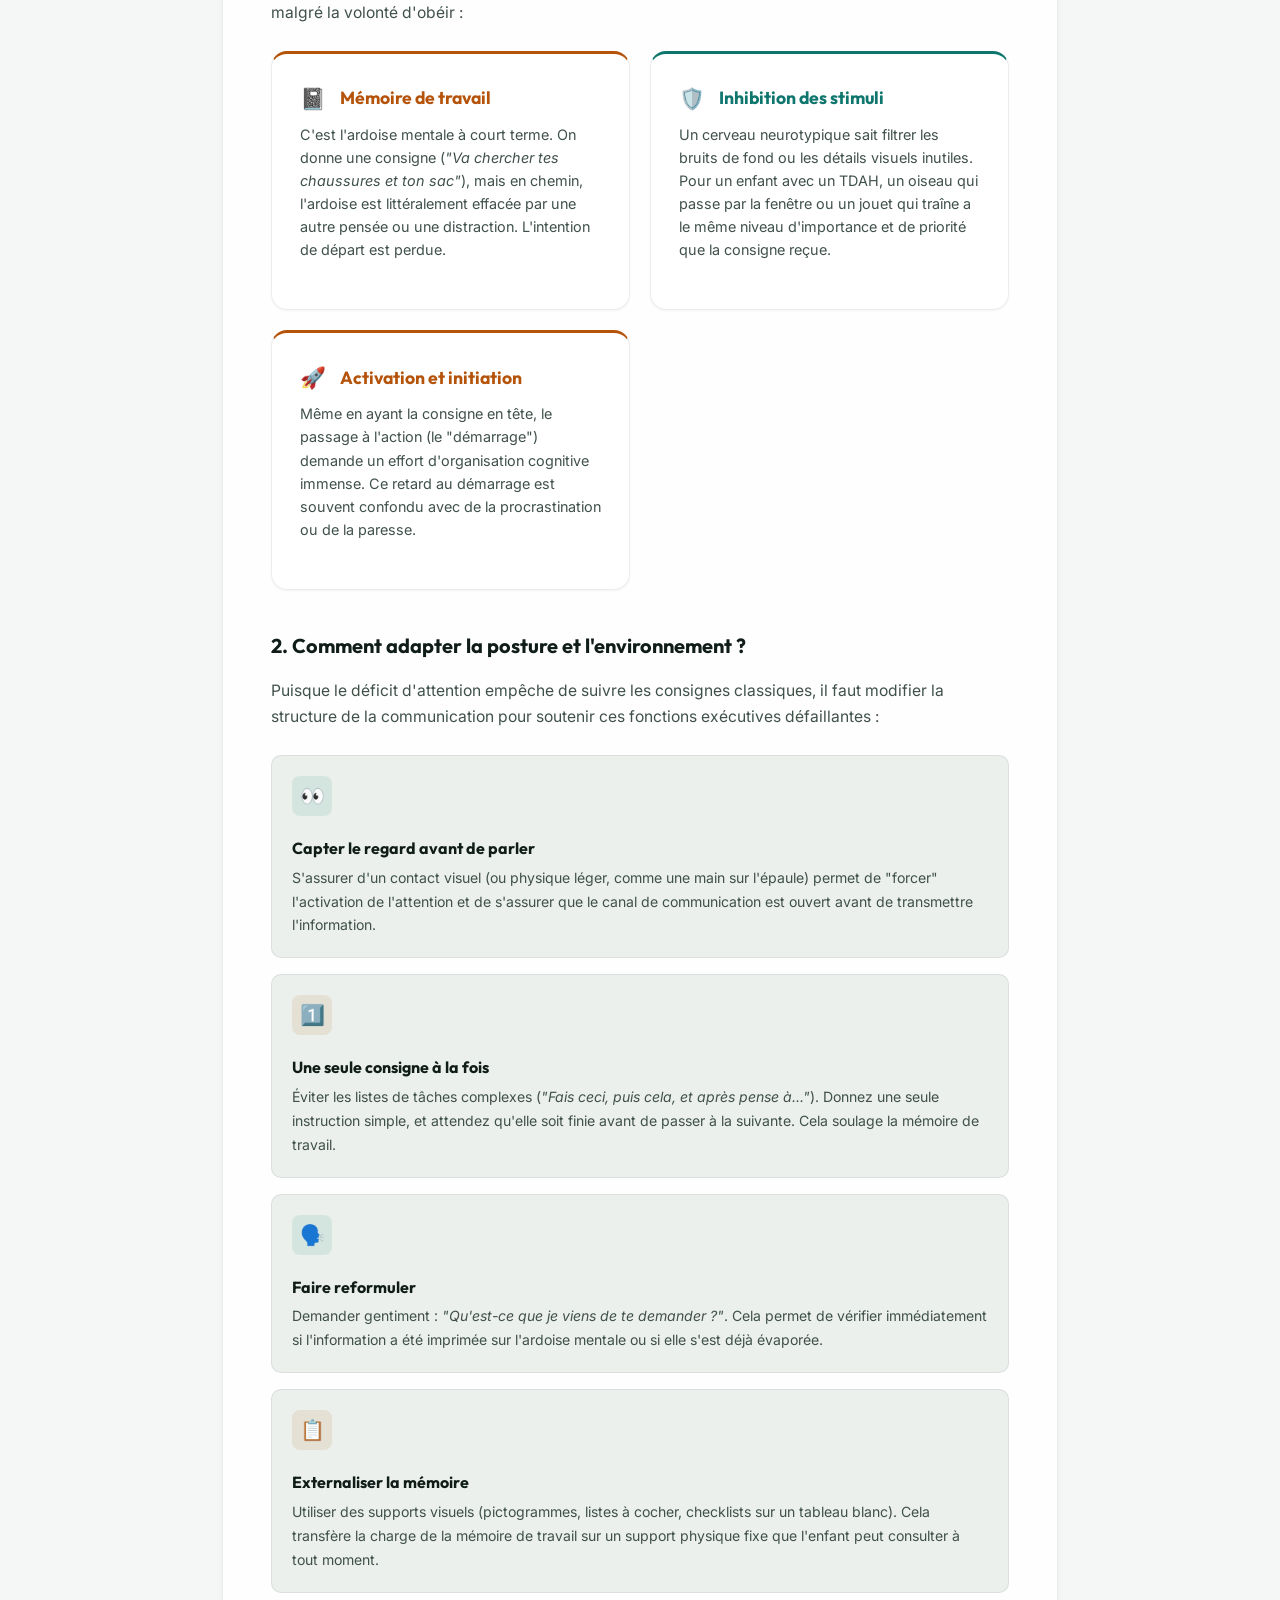
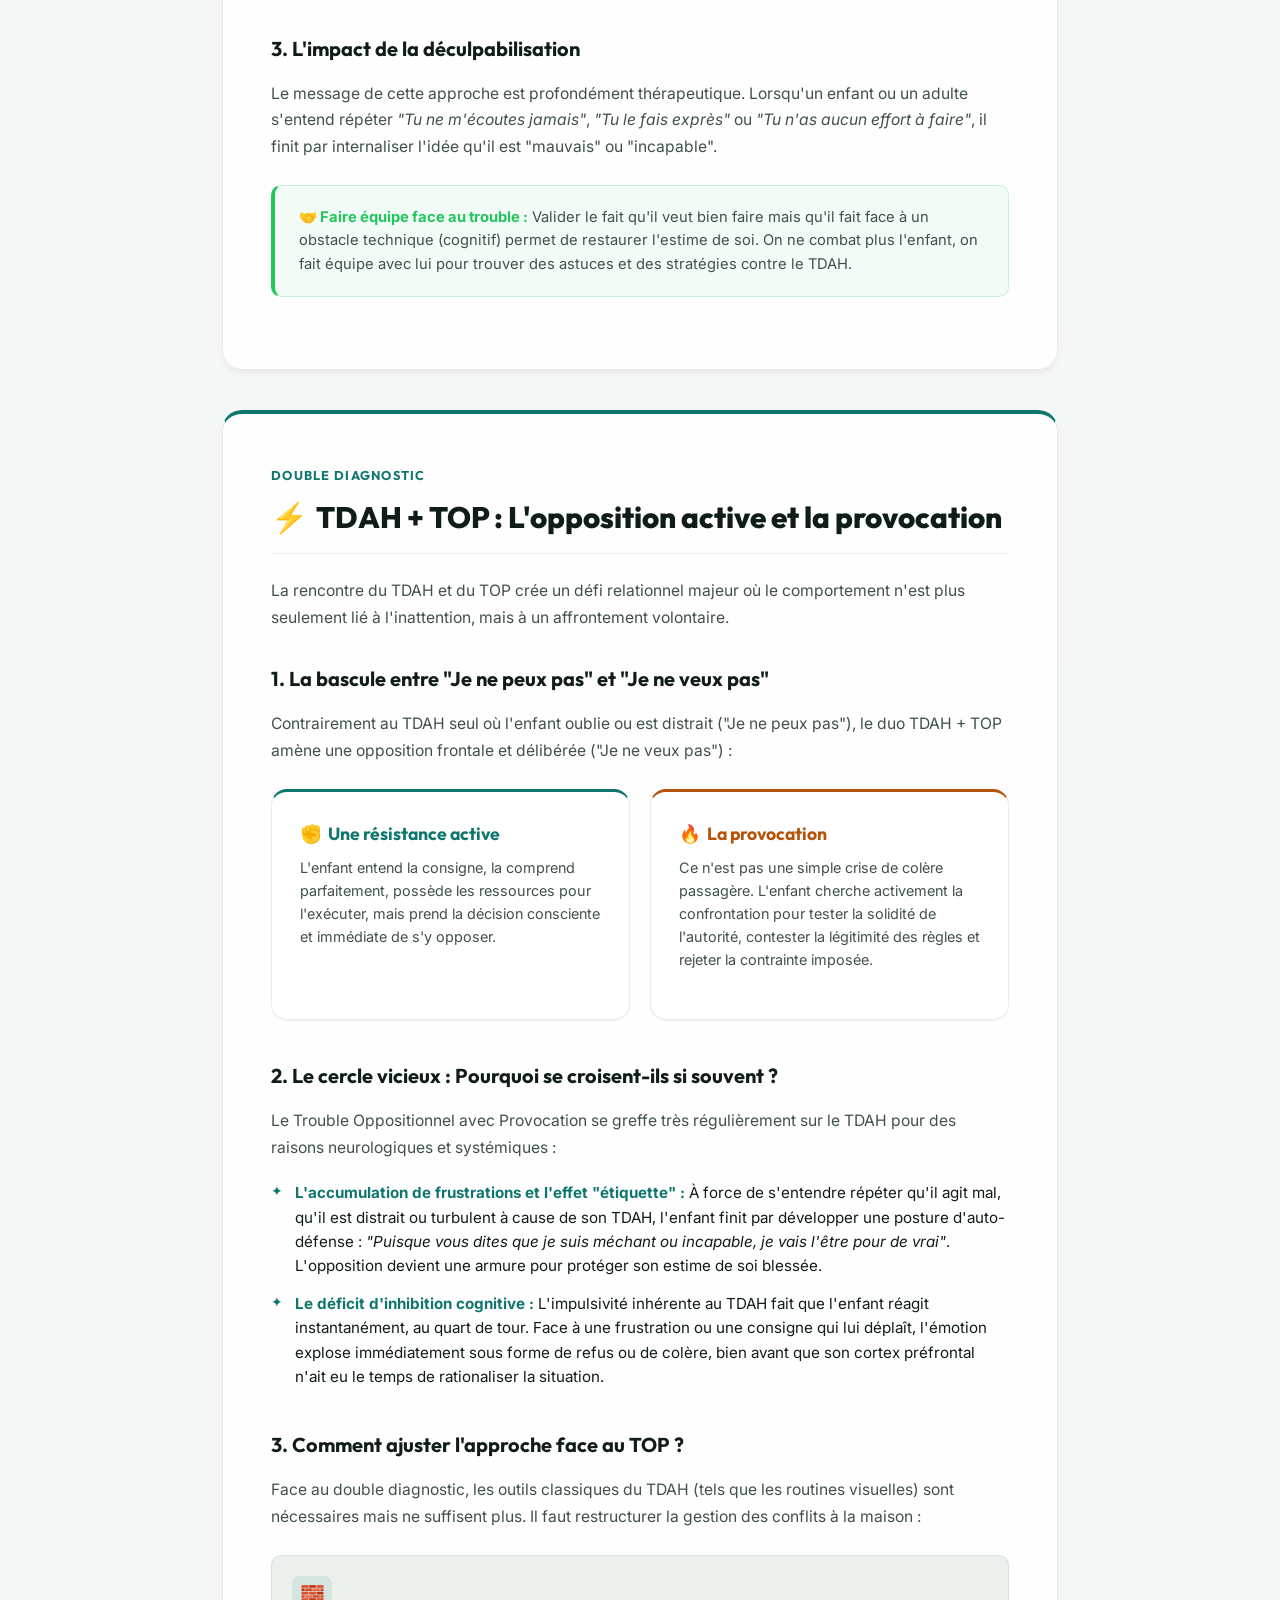
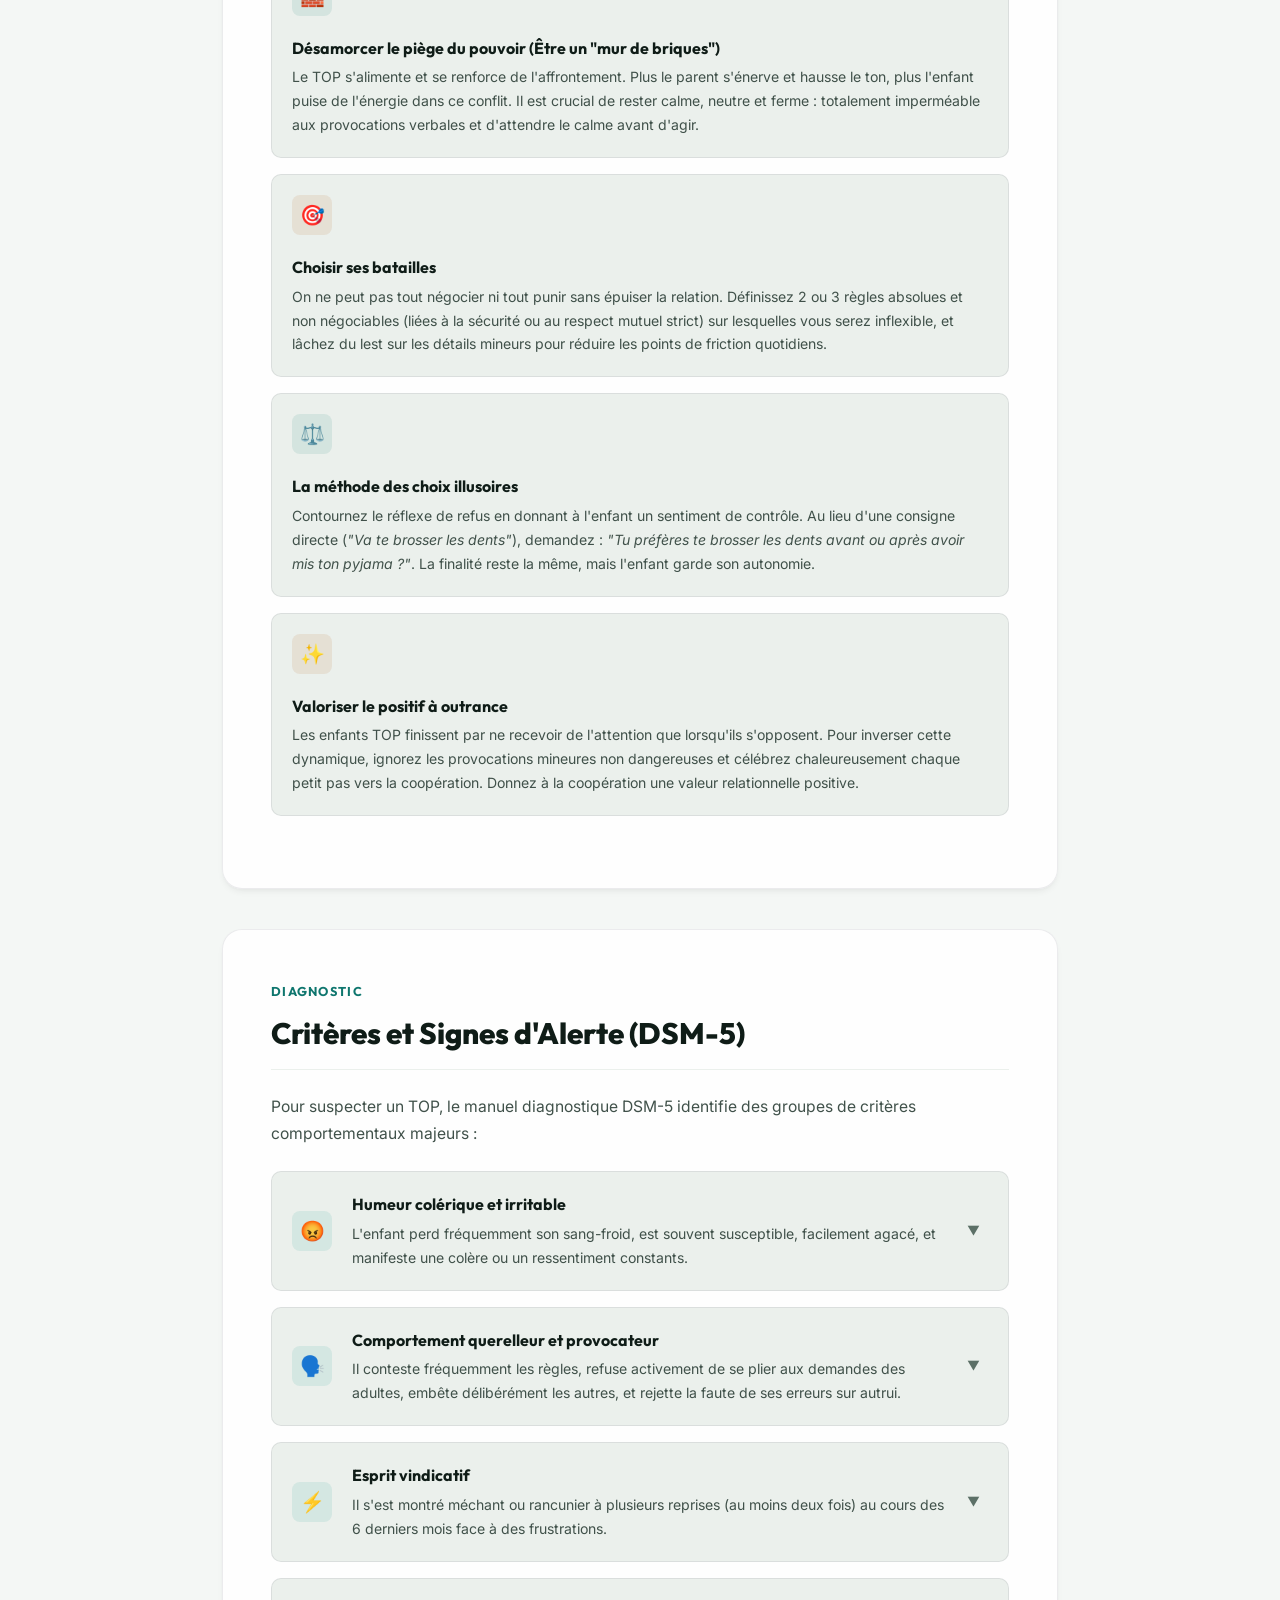
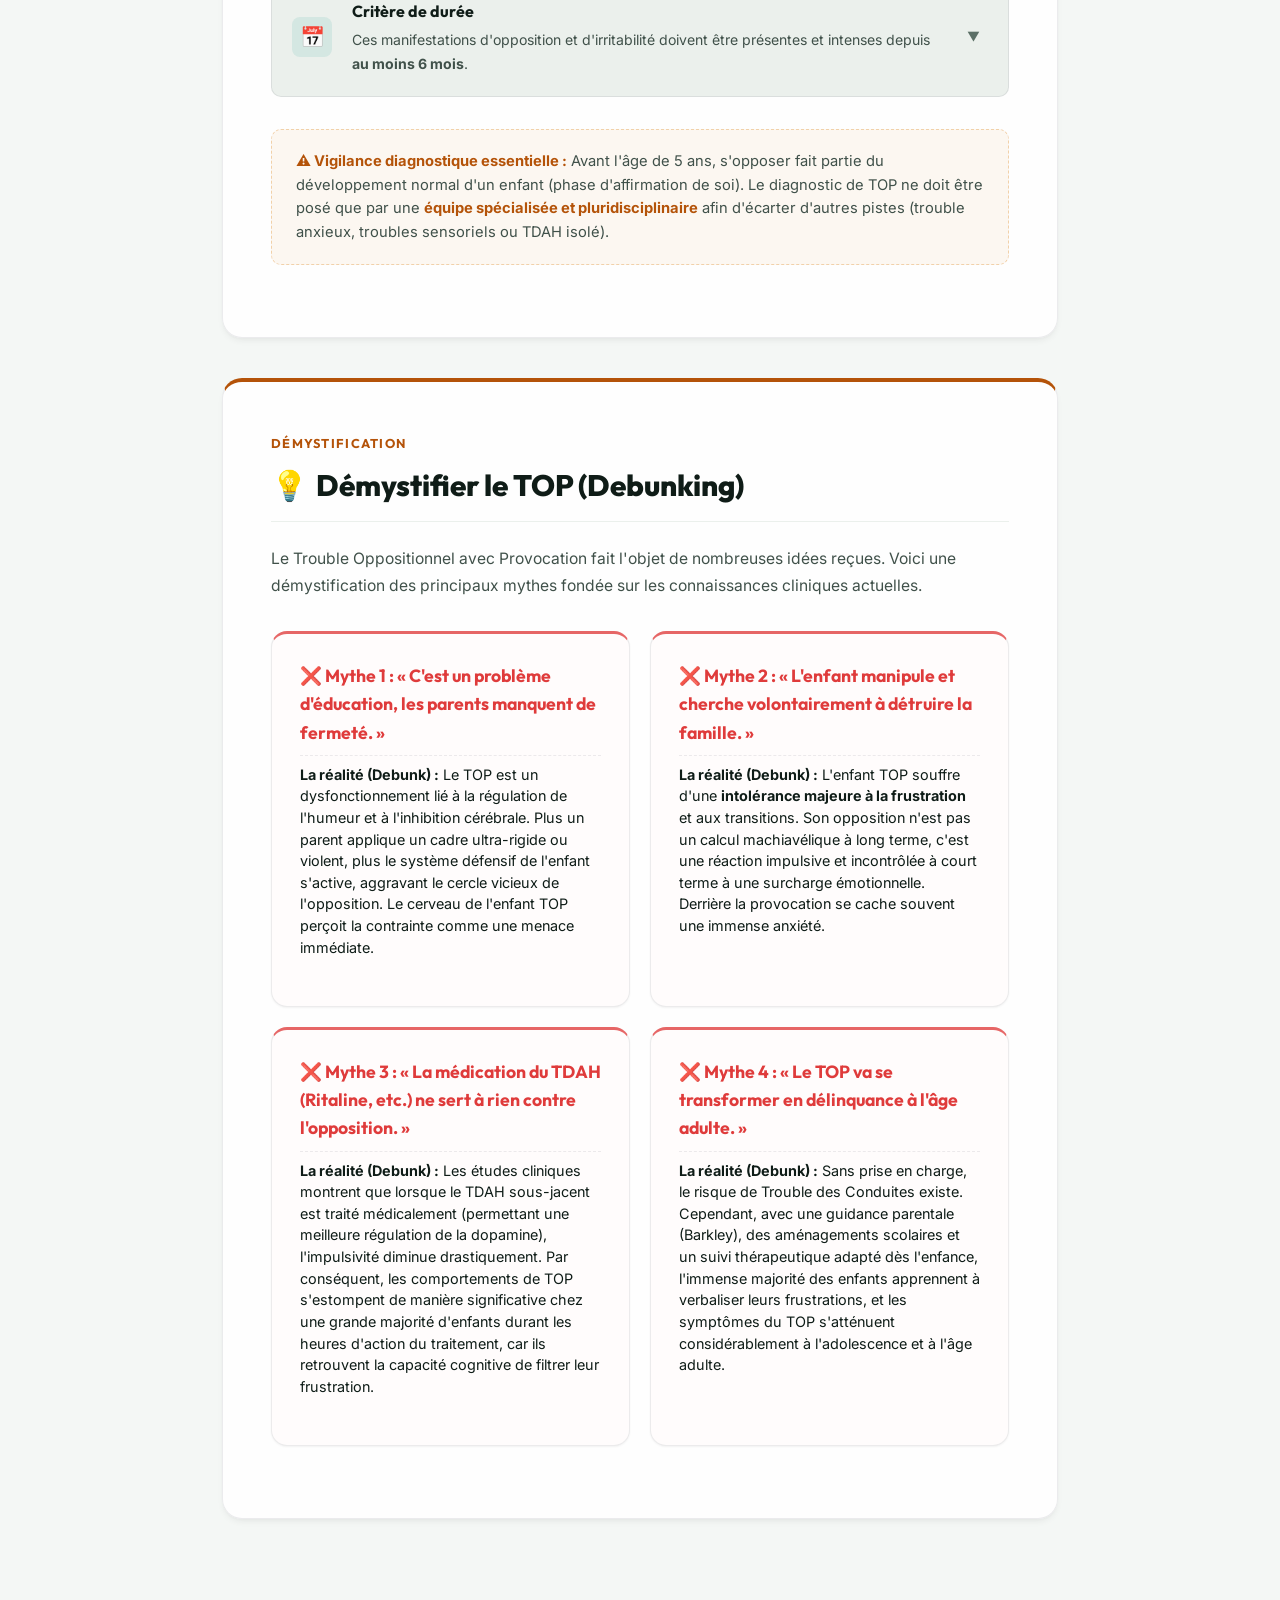
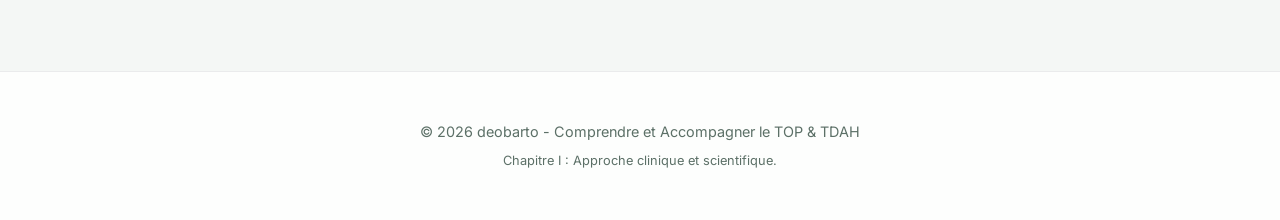
<file: definition.html>
<!DOCTYPE html>
<html lang="fr">
<head>
  <meta charset="UTF-8">
  <meta name="viewport" content="width=device-width, initial-scale=1.0">
  <title>Comprendre le TOP & TDAH | deobarto</title>
  <meta name="description" content="Définitions cliniques, critères du DSM-5, et causes neurologiques du Trouble Oppositionnel avec Provocation (TOP).">
  <link rel="icon" type="image/x-icon" href="favicon.ico">
  <link rel="preconnect" href="https://fonts.googleapis.com">
  <link rel="preconnect" href="https://fonts.gstatic.com" crossorigin>
  <link href="https://fonts.googleapis.com/css2?family=Outfit:wght@400;500;600;700;800&family=Inter:wght@400;500;600;700&display=swap" rel="stylesheet">
  <link rel="stylesheet" href="style.css?v=1.3.1">
</head>
<body>

  <!-- Scroll Progress Indicator -->
  <div id="progress-bar"></div>

  <!-- Header Banner -->
  <header>
    <div class="theme-toggle-container">
      <button class="btn-toggle-theme" id="theme-btn" onclick="toggleTheme()">
        <span id="theme-icon">🌙</span> <span id="theme-text">Mode Sombre</span>
      </button>
    </div>
    <a href="https://deobarto.alwaysdata.net/" class="header-logo-wrap"><img src="logo.png" alt="Logo deobarto" class="header-logo"></a>
    <div class="header-content">
      <div class="header-tag">Chapitre I : Définition Clinique</div>
      <h1 class="main-title">Comprendre et Déceler le TOP</h1>
      <p class="main-subtitle">
      Décoder les mécanismes neurologiques et comportementaux derrière la résistance active.
      </p>
    </div>
  </header>

  <!-- Sticky Horizontal Navigation -->
  <nav class="header-nav sticky-nav">
    <div class="sticky-nav-container">
      <ul class="nav-horizontal" id="toc-nav">
        <li><a href="index.html">🏠 Accueil</a></li>
        <li class="active"><a href="definition.html">🔎 I. Comprendre le TOP</a></li>
        <li><a href="temoignages.html">📱 II. Analyse des Sources</a></li>
        <li><a href="strategies.html">🛠️ III. Fiches Stratégiques</a></li>
        <li><a href="accompagnement.html">🏥 IV. Prise en Charge</a></li>
        <li><a href="synthese.html">📄 V. Synthèse</a></li>
      </ul>
      <div class="search-container horizontal-search">
        <span class="search-icon">🔍</span>
        <input type="text" id="site-search" class="search-input" placeholder="Rechercher...">
      </div>
    </div>
  </nav>

  <!-- Layout Grid -->
  <div class="container no-sidebar">

    <!-- Main Content -->
    <main>
      
      <!-- Section I: Déceler le TOP -->
      <section id="definition-section">
        <span class="section-badge">Description</span>
        <h2><span>Qu'est-ce que le TOP ?</span></h2>
        <p class="lead">
          Le <strong>Trouble Oppositionnel avec Provocation</strong> (TOP) est un trouble neurologique affectant la régulation des émotions et la tolérance à la frustration. Il ne s'agit pas d'un simple caprice passager ou d'une mauvaise éducation.
        </p>
        
        <p>
          L'enfant qui présente un TOP s'oppose de manière <strong>active, persistante et intentionnelle</strong> aux règles. Alors que dans le TDAH seul, l'obéissance fait défaut par <em>oubli</em>, <em>inattention</em> ou <em>distraction</em>, le TOP induit une résistance frontale et délibérée face aux figures d'autorité (parents, enseignants).
        </p>

        <h3>Le Mécanisme Neurologique</h3>
        <p>
          Le cerveau de l'enfant TOP présente des particularités de fonctionnement :
        </p>
        <ul class="pretty-list">
          <li><strong>Déficit de l'inhibition :</strong> Une immense difficulté à s'arrêter et à réfléchir avant de poser un acte ou de réagir.</li>
          <li><strong>Altération du circuit de la récompense :</strong> L'enfant est peu sensible aux punitions ou aux récompenses à long terme. Il a du mal à anticiper les conséquences de ses actes et vit uniquement dans l'immédiat.</li>
          <li><strong>Difficulté d'inhibition émotionnelle :</strong> La frustration déclenche une surcharge cognitive immédiate, rendant la colère incontrôlable.</li>
        </ul>
      </section>

      <!-- Section II: TDAH Seul -->
      <section id="tdah-seul" style="border-top: 4px solid var(--accent);">
        <span class="section-badge" style="color: var(--accent);">Déficit d'exécution</span>
        <h2><span>🧠</span> Le TDAH seul : Comprendre le déficit d'exécution</h2>
        <p class="lead">
          Quand on comprend que le problème réside dans la mise en œuvre et non dans la bonne volonté, l'approche change radicalement.
        </p>

        <h3 style="margin-top: 2rem;">1. Le rôle des Fonctions Exécutives</h3>
        <p>
          Le TDAH est avant tout un trouble du développement des fonctions exécutives (le "chef d'orchestre" du cerveau). Dans les situations quotidiennes, trois processus cognitifs flanchent malgré la volonté d'obéir :
        </p>
        
        <div class="matrix-grid">
          <div class="matrix-card" style="border-top: 3px solid var(--accent);">
            <h4 style="color: var(--accent);"><span style="font-size: 1.3rem; margin-right: 0.5rem;">📓</span> Mémoire de travail</h4>
            <p style="font-size: 0.9rem; line-height: 1.6; margin-top: 0.5rem;">
              C'est l'ardoise mentale à court terme. On donne une consigne (<em>"Va chercher tes chaussures et ton sac"</em>), mais en chemin, l'ardoise est littéralement effacée par une autre pensée ou une distraction. L'intention de départ est perdue.
            </p>
          </div>
          
          <div class="matrix-card" style="border-top: 3px solid var(--primary);">
            <h4 style="color: var(--primary);"><span style="font-size: 1.3rem; margin-right: 0.5rem;">🛡️</span> Inhibition des stimuli</h4>
            <p style="font-size: 0.9rem; line-height: 1.6; margin-top: 0.5rem;">
              Un cerveau neurotypique sait filtrer les bruits de fond ou les détails visuels inutiles. Pour un enfant avec un TDAH, un oiseau qui passe par la fenêtre ou un jouet qui traîne a le même niveau d'importance et de priorité que la consigne reçue.
            </p>
          </div>
          
          <div class="matrix-card" style="border-top: 3px solid var(--accent);">
            <h4 style="color: var(--accent);"><span style="font-size: 1.3rem; margin-right: 0.5rem;">🚀</span> Activation et initiation</h4>
            <p style="font-size: 0.9rem; line-height: 1.6; margin-top: 0.5rem;">
              Même en ayant la consigne en tête, le passage à l'action (le "démarrage") demande un effort d'organisation cognitive immense. Ce retard au démarrage est souvent confondu avec de la procrastination ou de la paresse.
            </p>
          </div>
        </div>

        <h3 style="margin-top: 2.5rem;">2. Comment adapter la posture et l'environnement ?</h3>
        <p>
          Puisque le déficit d'attention empêche de suivre les consignes classiques, il faut modifier la structure de la communication pour soutenir ces fonctions exécutives défaillantes :
        </p>
        
        <div class="criteria-container">
          <div class="criteria-card">
            <div class="criteria-icon" style="background: rgba(var(--primary-rgb), 0.1); color: var(--primary);">👀</div>
            <div class="criteria-text">
              <h4>Capter le regard avant de parler</h4>
              <p>S'assurer d'un contact visuel (ou physique léger, comme une main sur l'épaule) permet de "forcer" l'activation de l'attention et de s'assurer que le canal de communication est ouvert avant de transmettre l'information.</p>
            </div>
          </div>
          <div class="criteria-card">
            <div class="criteria-icon" style="background: rgba(var(--accent-rgb), 0.1); color: var(--accent);">1️⃣</div>
            <div class="criteria-text">
              <h4>Une seule consigne à la fois</h4>
              <p>Éviter les listes de tâches complexes (<em>"Fais ceci, puis cela, et après pense à..."</em>). Donnez une seule instruction simple, et attendez qu'elle soit finie avant de passer à la suivante. Cela soulage la mémoire de travail.</p>
            </div>
          </div>
          <div class="criteria-card">
            <div class="criteria-icon" style="background: rgba(var(--primary-rgb), 0.1); color: var(--primary);">🗣️</div>
            <div class="criteria-text">
              <h4>Faire reformuler</h4>
              <p>Demander gentiment : <em>"Qu'est-ce que je viens de te demander ?"</em>. Cela permet de vérifier immédiatement si l'information a été imprimée sur l'ardoise mentale ou si elle s'est déjà évaporée.</p>
            </div>
          </div>
          <div class="criteria-card">
            <div class="criteria-icon" style="background: rgba(var(--accent-rgb), 0.1); color: var(--accent);">📋</div>
            <div class="criteria-text">
              <h4>Externaliser la mémoire</h4>
              <p>Utiliser des supports visuels (pictogrammes, listes à cocher, checklists sur un tableau blanc). Cela transfère la charge de la mémoire de travail sur un support physique fixe que l'enfant peut consulter à tout moment.</p>
            </div>
          </div>
        </div>

        <h3 style="margin-top: 2.5rem;">3. L'impact de la déculpabilisation</h3>
        <p>
          Le message de cette approche est profondément thérapeutique. Lorsqu'un enfant ou un adulte s'entend répéter <em>"Tu ne m'écoutes jamais"</em>, <em>"Tu le fais exprès"</em> ou <em>"Tu n'as aucun effort à faire"</em>, il finit par internaliser l'idée qu'il est "mauvais" ou "incapable".
        </p>
        
        <div class="alert-box" style="margin-top: 1.5rem; background: rgba(34, 197, 94, 0.05); border: 1px solid rgba(34, 197, 94, 0.2); border-left: 4px solid #22c55e;">
          <strong style="color: #22c55e;">🤝 Faire équipe face au trouble :</strong> Valider le fait qu'il veut bien faire mais qu'il fait face à un obstacle technique (cognitif) permet de restaurer l'estime de soi. On ne combat plus l'enfant, on fait équipe avec lui pour trouver des astuces et des stratégies contre le TDAH.
        </div>
      </section>

      <!-- Section III: TDAH + TOP -->
      <section id="tdah-top" style="border-top: 4px solid var(--primary);">
        <span class="section-badge" style="color: var(--primary);">Double diagnostic</span>
        <h2><span>⚡</span> TDAH + TOP : L'opposition active et la provocation</h2>
        <p class="lead">
          La rencontre du TDAH et du TOP crée un défi relationnel majeur où le comportement n'est plus seulement lié à l'inattention, mais à un affrontement volontaire.
        </p>

        <h3 style="margin-top: 2rem;">1. La bascule entre "Je ne peux pas" et "Je ne veux pas"</h3>
        <p>
          Contrairement au TDAH seul où l'enfant oublie ou est distrait ("Je ne peux pas"), le duo TDAH + TOP amène une opposition frontale et délibérée ("Je ne veux pas") :
        </p>
        <div class="matrix-grid">
          <div class="matrix-card" style="border-top: 3px solid var(--primary);">
            <h4 style="color: var(--primary);"><span>✊</span> Une résistance active</h4>
            <p style="font-size: 0.9rem; line-height: 1.6; margin-top: 0.5rem;">
              L'enfant entend la consigne, la comprend parfaitement, possède les ressources pour l'exécuter, mais prend la décision consciente et immédiate de s'y opposer.
            </p>
          </div>
          
          <div class="matrix-card" style="border-top: 3px solid var(--accent);">
            <h4 style="color: var(--accent);"><span>🔥</span> La provocation</h4>
            <p style="font-size: 0.9rem; line-height: 1.6; margin-top: 0.5rem;">
              Ce n'est pas une simple crise de colère passagère. L'enfant cherche activement la confrontation pour tester la solidité de l'autorité, contester la légitimité des règles et rejeter la contrainte imposée.
            </p>
          </div>
        </div>

        <h3 style="margin-top: 2.5rem;">2. Le cercle vicieux : Pourquoi se croisent-ils si souvent ?</h3>
        <p>
          Le Trouble Oppositionnel avec Provocation se greffe très régulièrement sur le TDAH pour des raisons neurologiques et systémiques :
        </p>
        <ul class="pretty-list" style="margin-bottom: 2rem;">
          <li><strong>L'accumulation de frustrations et l'effet "étiquette" :</strong> À force de s'entendre répéter qu'il agit mal, qu'il est distrait ou turbulent à cause de son TDAH, l'enfant finit par développer une posture d'auto-défense : <em>"Puisque vous dites que je suis méchant ou incapable, je vais l'être pour de vrai"</em>. L'opposition devient une armure pour protéger son estime de soi blessée.</li>
          <li><strong>Le déficit d'inhibition cognitive :</strong> L'impulsivité inhérente au TDAH fait que l'enfant réagit instantanément, au quart de tour. Face à une frustration ou une consigne qui lui déplaît, l'émotion explose immédiatement sous forme de refus ou de colère, bien avant que son cortex préfrontal n'ait eu le temps de rationaliser la situation.</li>
        </ul>

        <h3 style="margin-top: 2.5rem;">3. Comment ajuster l'approche face au TOP ?</h3>
        <p>
          Face au double diagnostic, les outils classiques du TDAH (tels que les routines visuelles) sont nécessaires mais ne suffisent plus. Il faut restructurer la gestion des conflits à la maison :
        </p>
        
        <div class="criteria-container">
          <div class="criteria-card">
            <div class="criteria-icon" style="background: rgba(var(--primary-rgb), 0.1); color: var(--primary);">🧱</div>
            <div class="criteria-text">
              <h4>Désamorcer le piège du pouvoir (Être un "mur de briques")</h4>
              <p>Le TOP s'alimente et se renforce de l'affrontement. Plus le parent s'énerve et hausse le ton, plus l'enfant puise de l'énergie dans ce conflit. Il est crucial de rester calme, neutre et ferme : totalement imperméable aux provocations verbales et d'attendre le calme avant d'agir.</p>
            </div>
          </div>
          
          <div class="criteria-card">
            <div class="criteria-icon" style="background: rgba(var(--accent-rgb), 0.1); color: var(--accent);">🎯</div>
            <div class="criteria-text">
              <h4>Choisir ses batailles</h4>
              <p>On ne peut pas tout négocier ni tout punir sans épuiser la relation. Définissez 2 ou 3 règles absolues et non négociables (liées à la sécurité ou au respect mutuel strict) sur lesquelles vous serez inflexible, et lâchez du lest sur les détails mineurs pour réduire les points de friction quotidiens.</p>
            </div>
          </div>

          <div class="criteria-card">
            <div class="criteria-icon" style="background: rgba(var(--primary-rgb), 0.1); color: var(--primary);">⚖️</div>
            <div class="criteria-text">
              <h4>La méthode des choix illusoires</h4>
              <p>Contournez le réflexe de refus en donnant à l'enfant un sentiment de contrôle. Au lieu d'une consigne directe (<em>"Va te brosser les dents"</em>), demandez : <em>"Tu préfères te brosser les dents avant ou après avoir mis ton pyjama ?"</em>. La finalité reste la même, mais l'enfant garde son autonomie.</p>
            </div>
          </div>

          <div class="criteria-card">
            <div class="criteria-icon" style="background: rgba(var(--accent-rgb), 0.1); color: var(--accent);">✨</div>
            <div class="criteria-text">
              <h4>Valoriser le positif à outrance</h4>
              <p>Les enfants TOP finissent par ne recevoir de l'attention que lorsqu'ils s'opposent. Pour inverser cette dynamique, ignorez les provocations mineures non dangereuses et célébrez chaleureusement chaque petit pas vers la coopération. Donnez à la coopération une valeur relationnelle positive.</p>
            </div>
          </div>
        </div>
      </section>

      <!-- Criteria Section -->
      <section id="criteres-dsm5">
        <span class="section-badge">Diagnostic</span>
        <h2><span>Critères et Signes d'Alerte (DSM-5)</span></h2>
        <p>Pour suspecter un TOP, le manuel diagnostique DSM-5 identifie des groupes de critères comportementaux majeurs :</p>
        
        <div class="criteria-container">
          
          <!-- Criterion 1 -->
          <div class="criteria-card" onclick="toggleCriteriaQuiz(this, event)">
            <div class="criteria-header-content">
              <div class="criteria-icon">😡</div>
              <div class="criteria-text">
                <h4>Humeur colérique et irritable</h4>
                <p>L'enfant perd fréquemment son sang-froid, est souvent susceptible, facilement agacé, et manifeste une colère ou un ressentiment constants.</p>
              </div>
              <span class="criteria-chevron">▼</span>
            </div>
            <div class="criteria-quiz" onclick="event.stopPropagation()">
              <p class="quiz-question">À quelle fréquence ces colères se produisent-elles chez votre enfant ?</p>
              <div class="quiz-options">
                <label class="quiz-option">
                  <input type="radio" name="quiz-c1" value="safe" onchange="evaluateQuiz(this)">
                  <span>🟢 Rarement ou jamais (comportement typique)</span>
                </label>
                <label class="quiz-option">
                  <input type="radio" name="quiz-c1" value="moderate" onchange="evaluateQuiz(this)">
                  <span>🟡 Parfois, en réaction à un événement précis (frustration normale)</span>
                </label>
                <label class="quiz-option">
                  <input type="radio" name="quiz-c1" value="warning" onchange="evaluateQuiz(this)">
                  <span>🔴 Presque tous les jours, de façon disproportionnée (signe évocateur)</span>
                </label>
              </div>
              <div class="quiz-result"></div>
            </div>
          </div>
          
          <!-- Criterion 2 -->
          <div class="criteria-card" onclick="toggleCriteriaQuiz(this, event)">
            <div class="criteria-header-content">
              <div class="criteria-icon">🗣️</div>
              <div class="criteria-text">
                <h4>Comportement querelleur et provocateur</h4>
                <p>Il conteste fréquemment les règles, refuse activement de se plier aux demandes des adultes, embête délibérément les autres, et rejette la faute de ses erreurs sur autrui.</p>
              </div>
              <span class="criteria-chevron">▼</span>
            </div>
            <div class="criteria-quiz" onclick="event.stopPropagation()">
              <p class="quiz-question">Comment réagit l'enfant face aux demandes ou aux règles établies par les adultes ?</p>
              <div class="quiz-options">
                <label class="quiz-option">
                  <input type="radio" name="quiz-c2" value="safe" onchange="evaluateQuiz(this)">
                  <span>🟢 Il coopère généralement de façon volontaire.</span>
                </label>
                <label class="quiz-option">
                  <input type="radio" name="quiz-c2" value="moderate" onchange="evaluateQuiz(this)">
                  <span>🟡 Il rechigne un peu mais finit par obéir.</span>
                </label>
                <label class="quiz-option">
                  <input type="radio" name="quiz-c2" value="warning" onchange="evaluateQuiz(this)">
                  <span>🔴 Il refuse activement, argumente systématiquement et cherche à provoquer.</span>
                </label>
              </div>
              <div class="quiz-result"></div>
            </div>
          </div>
          
          <!-- Criterion 3 -->
          <div class="criteria-card" onclick="toggleCriteriaQuiz(this, event)">
            <div class="criteria-header-content">
              <div class="criteria-icon">⚡</div>
              <div class="criteria-text">
                <h4>Esprit vindicatif</h4>
                <p>Il s'est montré méchant ou rancunier à plusieurs reprises (au moins deux fois) au cours des 6 derniers mois face à des frustrations.</p>
              </div>
              <span class="criteria-chevron">▼</span>
            </div>
            <div class="criteria-quiz" onclick="event.stopPropagation()">
              <p class="quiz-question">L'enfant manifeste-t-il de la méchanceté ou cherche-t-il à se venger en cas de désaccord ?</p>
              <div class="quiz-options">
                <label class="quiz-option">
                  <input type="radio" name="quiz-c3" value="safe" onchange="evaluateQuiz(this)">
                  <span>🟢 Jamais, il oublie très vite les désaccords.</span>
                </label>
                <label class="quiz-option">
                  <input type="radio" name="quiz-c3" value="moderate" onchange="evaluateQuiz(this)">
                  <span>🟡 Très rarement (moins de 2 fois ces 6 derniers mois).</span>
                </label>
                <label class="quiz-option">
                  <input type="radio" name="quiz-c3" value="warning" onchange="evaluateQuiz(this)">
                  <span>🔴 Oui, au moins deux fois ces 6 derniers mois avec intention de blesser.</span>
                </label>
              </div>
              <div class="quiz-result"></div>
            </div>
          </div>

          <!-- Criterion 4 -->
          <div class="criteria-card" onclick="toggleCriteriaQuiz(this, event)">
            <div class="criteria-header-content">
              <div class="criteria-icon">📅</div>
              <div class="criteria-text">
                <h4>Critère de durée</h4>
                <p>Ces manifestations d'opposition et d'irritabilité doivent être présentes et intenses depuis <strong>au moins 6 mois</strong>.</p>
              </div>
              <span class="criteria-chevron">▼</span>
            </div>
            <div class="criteria-quiz" onclick="event.stopPropagation()">
              <p class="quiz-question">Depuis combien de temps observez-vous ce comportement d'opposition ?</p>
              <div class="quiz-options">
                <label class="quiz-option">
                  <input type="radio" name="quiz-c4" value="safe" onchange="evaluateQuiz(this)">
                  <span>🟢 Depuis quelques semaines seulement (phase passagère).</span>
                </label>
                <label class="quiz-option">
                  <input type="radio" name="quiz-c4" value="moderate" onchange="evaluateQuiz(this)">
                  <span>🟡 De façon intermittente (par périodes liées à des événements).</span>
                </label>
                <label class="quiz-option">
                  <input type="radio" name="quiz-c4" value="warning" onchange="evaluateQuiz(this)">
                  <span>🔴 De manière continue depuis plus de 6 mois.</span>
                </label>
              </div>
              <div class="quiz-result"></div>
            </div>
          </div>
          
        </div>

        <div class="alert-box" style="margin-top: 2rem;">
          <strong>⚠️ Vigilance diagnostique essentielle :</strong> Avant l'âge de 5 ans, s'opposer fait partie du développement normal d'un enfant (phase d'affirmation de soi). Le diagnostic de TOP ne doit être posé que par une <strong>équipe spécialisée et pluridisciplinaire</strong> afin d'écarter d'autres pistes (trouble anxieux, troubles sensoriels ou TDAH isolé).
        </div>
      </section>

      <!-- Section: Debunking (Démystification) -->
      <section id="demystifier-top" style="border-top: 4px solid var(--accent);">
        <span class="section-badge" style="color: var(--accent);">Démystification</span>
        <h2><span>💡</span> Démystifier le TOP (Debunking)</h2>
        <p class="lead">
          Le Trouble Oppositionnel avec Provocation fait l'objet de nombreuses idées reçues. Voici une démystification des principaux mythes fondée sur les connaissances cliniques actuelles.
        </p>

        <div class="matrix-grid" style="margin-top: 2rem;">
          <div class="matrix-card" style="border-top: 3px solid rgba(220, 38, 38, 0.7); background: rgba(220, 38, 38, 0.01);">
            <h4 style="color: rgba(220, 38, 38, 0.9);">❌ Mythe 1 : « C'est un problème d'éducation, les parents manquent de fermeté. »</h4>
            <p style="font-size: 0.9rem; line-height: 1.5; margin-top: 0.5rem; border-top: 1px dashed var(--card-border); padding-top: 0.5rem; color: var(--text-main);">
              <strong>La réalité (Debunk) :</strong> Le TOP est un dysfonctionnement lié à la régulation de l'humeur et à l'inhibition cérébrale. Plus un parent applique un cadre ultra-rigide ou violent, plus le système défensif de l'enfant s'active, aggravant le cercle vicieux de l'opposition. Le cerveau de l'enfant TOP perçoit la contrainte comme une menace immédiate.
            </p>
          </div>

          <div class="matrix-card" style="border-top: 3px solid rgba(220, 38, 38, 0.7); background: rgba(220, 38, 38, 0.01);">
            <h4 style="color: rgba(220, 38, 38, 0.9);">❌ Mythe 2 : « L'enfant manipule et cherche volontairement à détruire la famille. »</h4>
            <p style="font-size: 0.9rem; line-height: 1.5; margin-top: 0.5rem; border-top: 1px dashed var(--card-border); padding-top: 0.5rem; color: var(--text-main);">
              <strong>La réalité (Debunk) :</strong> L'enfant TOP souffre d'une <strong>intolérance majeure à la frustration</strong> et aux transitions. Son opposition n'est pas un calcul machiavélique à long terme, c'est une réaction impulsive et incontrôlée à court terme à une surcharge émotionnelle. Derrière la provocation se cache souvent une immense anxiété.
            </p>
          </div>

          <div class="matrix-card" style="border-top: 3px solid rgba(220, 38, 38, 0.7); background: rgba(220, 38, 38, 0.01);">
            <h4 style="color: rgba(220, 38, 38, 0.9);">❌ Mythe 3 : « La médication du TDAH (Ritaline, etc.) ne sert à rien contre l'opposition. »</h4>
            <p style="font-size: 0.9rem; line-height: 1.5; margin-top: 0.5rem; border-top: 1px dashed var(--card-border); padding-top: 0.5rem; color: var(--text-main);">
              <strong>La réalité (Debunk) :</strong> Les études cliniques montrent que lorsque le TDAH sous-jacent est traité médicalement (permettant une meilleure régulation de la dopamine), l'impulsivité diminue drastiquement. Par conséquent, les comportements de TOP s'estompent de manière significative chez une grande majorité d'enfants durant les heures d'action du traitement, car ils retrouvent la capacité cognitive de filtrer leur frustration.
            </p>
          </div>

          <div class="matrix-card" style="border-top: 3px solid rgba(220, 38, 38, 0.7); background: rgba(220, 38, 38, 0.01);">
            <h4 style="color: rgba(220, 38, 38, 0.9);">❌ Mythe 4 : « Le TOP va se transformer en délinquance à l'âge adulte. »</h4>
            <p style="font-size: 0.9rem; line-height: 1.5; margin-top: 0.5rem; border-top: 1px dashed var(--card-border); padding-top: 0.5rem; color: var(--text-main);">
              <strong>La réalité (Debunk) :</strong> Sans prise en charge, le risque de Trouble des Conduites existe. Cependant, avec une guidance parentale (Barkley), des aménagements scolaires et un suivi thérapeutique adapté dès l'enfance, l'immense majorité des enfants apprennent à verbaliser leurs frustrations, et les symptômes du TOP s'atténuent considérablement à l'adolescence et à l'âge adulte.
            </p>
          </div>
        </div>
      </section>

    </main>
  </div>

  <!-- Back to Top -->
  <button id="btn-back-to-top" class="back-to-top" title="Retour en haut">▲</button>

  <!-- Footer -->
  <footer>
    <p>© 2026 deobarto - Comprendre et Accompagner le TOP & TDAH</p>
    <p style="margin-top: 0.5rem; font-size: 0.8rem; color: var(--text-dark);">Chapitre I : Approche clinique et scientifique.</p>
  </footer>

  <script src="app.js?v=1.3.1"></script>
</body>
</html>
</file>
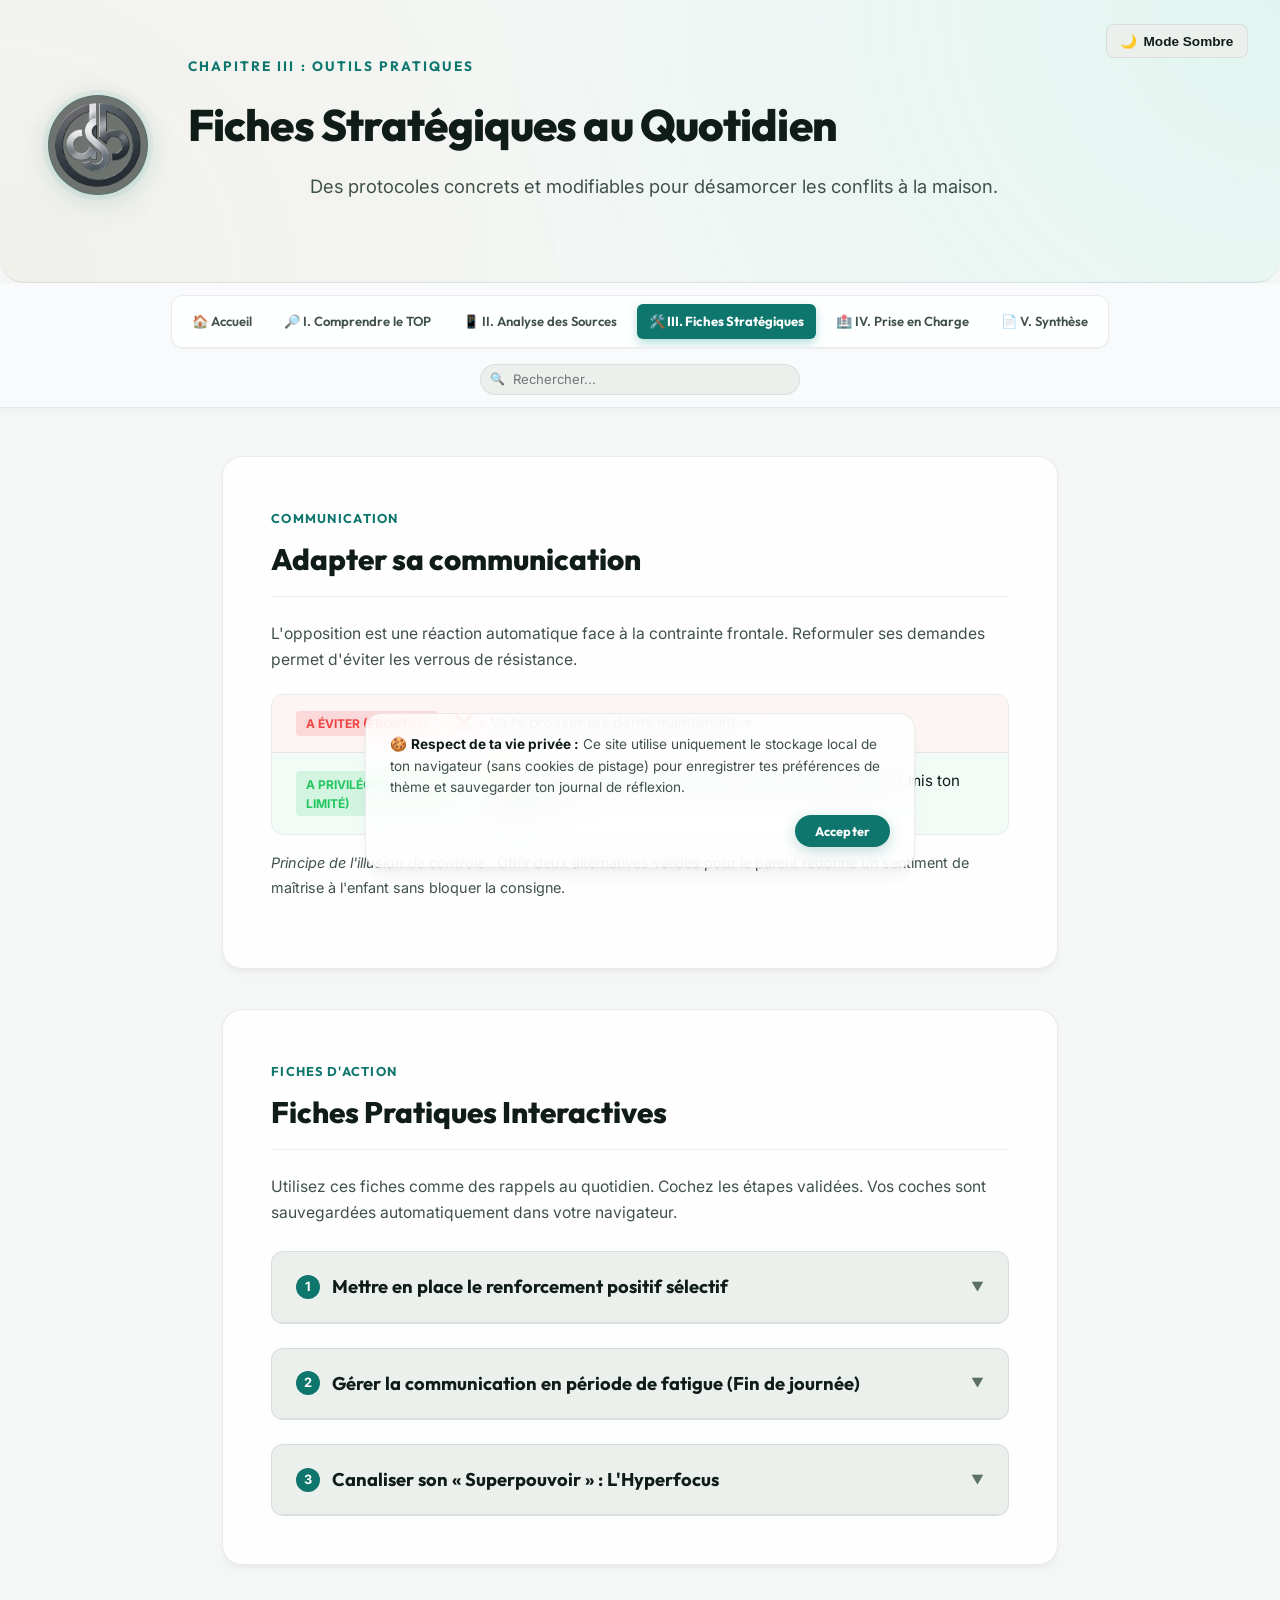
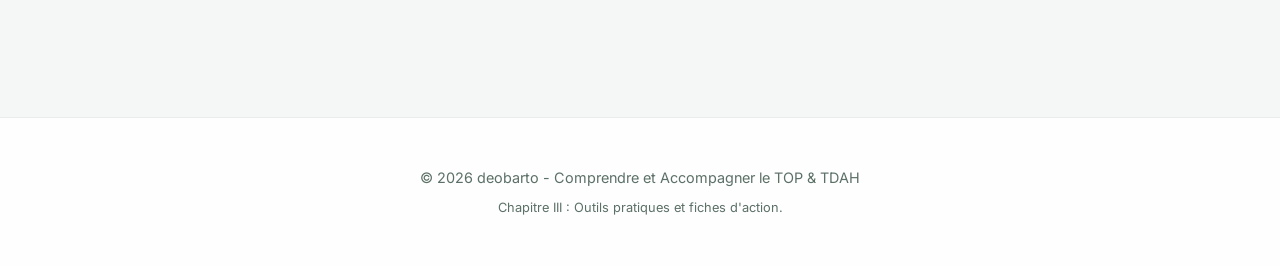
<file: strategies.html>
<!DOCTYPE html>
<html lang="fr">
<head>
  <meta charset="UTF-8">
  <meta name="viewport" content="width=device-width, initial-scale=1.0">
  <title>Fiches Stratégiques au Quotidien | deobarto</title>
  <meta name="description" content="Outils et stratégies concrètes de renforcement positif et de communication adaptée pour gérer le TOP au quotidien.">
  <link rel="icon" type="image/x-icon" href="favicon.ico">
  <link rel="preconnect" href="https://fonts.googleapis.com">
  <link rel="preconnect" href="https://fonts.gstatic.com" crossorigin>
  <link href="https://fonts.googleapis.com/css2?family=Outfit:wght@400;500;600;700;800&family=Inter:wght@400;500;600;700&display=swap" rel="stylesheet">
  <link rel="stylesheet" href="style.css?v=1.3.1">
</head>
<body>

  <!-- Scroll Progress Indicator -->
  <div id="progress-bar"></div>

  <!-- Header Banner -->
  <header>
    <div class="theme-toggle-container">
      <button class="btn-toggle-theme" id="theme-btn" onclick="toggleTheme()">
        <span id="theme-icon">🌙</span> <span id="theme-text">Mode Sombre</span>
      </button>
    </div>
    
    <a href="https://deobarto.alwaysdata.net/" class="header-logo-wrap"><img src="logo.png" alt="Logo deobarto" class="header-logo"></a>
    <div class="header-content">
      <div class="header-tag">Chapitre III : Outils Pratiques</div>
      <h1 class="main-title">Fiches Stratégiques au Quotidien</h1>
      <p class="main-subtitle">
      Des protocoles concrets et modifiables pour désamorcer les conflits à la maison.
    </p>
    </div>
    


  </header>

  <!-- Sticky Horizontal Navigation -->
  <nav class="header-nav sticky-nav">
    <div class="sticky-nav-container">
      <ul class="nav-horizontal" id="toc-nav">
        <li><a href="index.html">🏠 Accueil</a></li>
        <li><a href="definition.html">🔎 I. Comprendre le TOP</a></li>
        <li><a href="temoignages.html">📱 II. Analyse des Sources</a></li>
        <li class="active"><a href="strategies.html">🛠️ III. Fiches Stratégiques</a></li>
        <li><a href="accompagnement.html">🏥 IV. Prise en Charge</a></li>
        <li><a href="synthese.html">📄 V. Synthèse</a></li>
      </ul>
      <div class="search-container horizontal-search">
        <span class="search-icon">🔍</span>
        <input type="text" id="site-search" class="search-input" placeholder="Rechercher...">
      </div>
    </div>
  </nav>

  <!-- Layout Grid -->
  <div class="container no-sidebar">

    <!-- Main Content -->
    <main>
      
      <section id="communication-rules">
        <span class="section-badge">Communication</span>
        <h2><span>Adapter sa communication</span></h2>
        <p class="lead">
          L'opposition est une réaction automatique face à la contrainte frontale. Reformuler ses demandes permet d'éviter les verrous de résistance.
        </p>

        <div class="comm-card">
          <div class="comm-item dont">
            <span class="comm-badge">A Éviter (Frontal)</span>
            <span>❌ « Va te brosser les dents maintenant. »</span>
          </div>
          <div class="comm-item do">
            <span class="comm-badge">A Privilégier (Choix Limité)</span>
            <span>💡 « Tu préfères te brosser les dents avant ou après avoir mis ton pyjama ? »</span>
          </div>
        </div>
        <p style="font-size:0.9rem; color:var(--text-muted); margin-top:0.5rem;">
          <em>Principe de l'illusion de contrôle :</em> Offrir deux alternatives valides pour le parent redonne un sentiment de maîtrise à l'enfant sans bloquer la consigne.
        </p>
      </section>

      <section id="worksheets-parentales">
        <span class="section-badge">Fiches d'action</span>
        <h2><span>Fiches Pratiques Interactives</span></h2>
        <p>Utilisez ces fiches comme des rappels au quotidien. Cochez les étapes validées. Vos coches sont sauvegardées automatiquement dans votre navigateur.</p>

        <!-- Worksheets Accordion -->
        <div class="worksheet-grid">
          
          <!-- Card 1 -->
          <div class="worksheet-card">
            <div class="worksheet-header" onclick="toggleWorksheet(this)">
              <div class="worksheet-title-group">
                <div class="worksheet-num">1</div>
                <h4>Mettre en place le renforcement positif sélectif</h4>
              </div>
              <span class="chevron-icon">▼</span>
            </div>
            <div class="worksheet-body">
              <p>Valoriser les attitudes de coopération permet d'augmenter leur fréquence tout en évitant d'alimenter les colères par de l'attention négative.</p>
              <ul class="worksheet-steps">
                <li><input type="checkbox"> <strong>Ignorer activement</strong> les provocations mineures (soupirs, grognements, regards en l'air, claquement de portes) tant que la tâche demandée est effectuée.</li>
                <li><input type="checkbox"> Valoriser immédiatement les coopérations et la gestion de frustration de manière chaleureuse.</li>
                <li><input type="checkbox"> Formuler des compliments précis décrivant l'action valorisée (ex: <em>« Merci d'avoir rangé tes chaussures du premier coup, c'est super. »</em>).</li>
              </ul>
            </div>
          </div>

          <!-- Card 2 -->
          <div class="worksheet-card">
            <div class="worksheet-header" onclick="toggleWorksheet(this)">
              <div class="worksheet-title-group">
                <div class="worksheet-num">2</div>
                <h4>Gérer la communication en période de fatigue (Fin de journée)</h4>
              </div>
              <span class="chevron-icon">▼</span>
            </div>
            <div class="worksheet-body">
              <p>Au retour de l'école ou avant le coucher, l'inhibition neurologique de l'enfant est au plus bas. Simplifiez la charge cognitive.</p>
              <ul class="worksheet-steps">
                <li><input type="checkbox"> Éviter les questions ouvertes et complexes (ex: <em>« Comment s'est passée ta journée ? »</em> ou <em>« Qu'est-ce que tu veux faire ce soir ? »</em>).</li>
                <li><input type="checkbox"> Privilégier des phrases affirmatives, courtes et des consignes fermées et directes.</li>
                <li><input type="checkbox"> Utiliser des choix fermés limités à deux options (illusion de contrôle) pour les transitions délicates (douche, repas, coucher).</li>
              </ul>
            </div>
          </div>

          <!-- Card 3 -->
          <div class="worksheet-card">
            <div class="worksheet-header" onclick="toggleWorksheet(this)">
              <div class="worksheet-title-group">
                <div class="worksheet-num">3</div>
                <h4>Canaliser son « Superpouvoir » : L'Hyperfocus</h4>
              </div>
              <span class="chevron-icon">▼</span>
            </div>
            <div class="worksheet-body">
              <p>L'hyperfocus permet à l'enfant TDAH/TOP de concentrer 100% de son énergie sur une passion. C'est un régulateur de tensions majeur.</p>
              <ul class="worksheet-steps">
                <li><input type="checkbox"> Identifier les activités de passion qui déclenchent cette concentration absolue (sport, art, diabolo, jeux de logique).</li>
                <li><input type="checkbox"> Sanctuariser dans l'emploi du temps des moments de pratique libre sans contrainte ou consigne.</li>
                <li><input type="checkbox"> Utiliser ces activités comme un canal de réussite pour restaurer son image de soi et calmer son système nerveux.</li>
              </ul>
            </div>
          </div>

        </div>
      </section>

    </main>
  </div>

  <!-- Back to Top -->
  <button id="btn-back-to-top" class="back-to-top" title="Retour en haut">▲</button>

  <!-- Footer -->
  <footer>
    <p>© 2026 deobarto - Comprendre et Accompagner le TOP & TDAH</p>
    <p style="margin-top: 0.5rem; font-size: 0.8rem; color: var(--text-dark);">Chapitre III : Outils pratiques et fiches d'action.</p>
  </footer>

  <script src="app.js?v=1.3.1"></script>
</body>
</html>
</file>
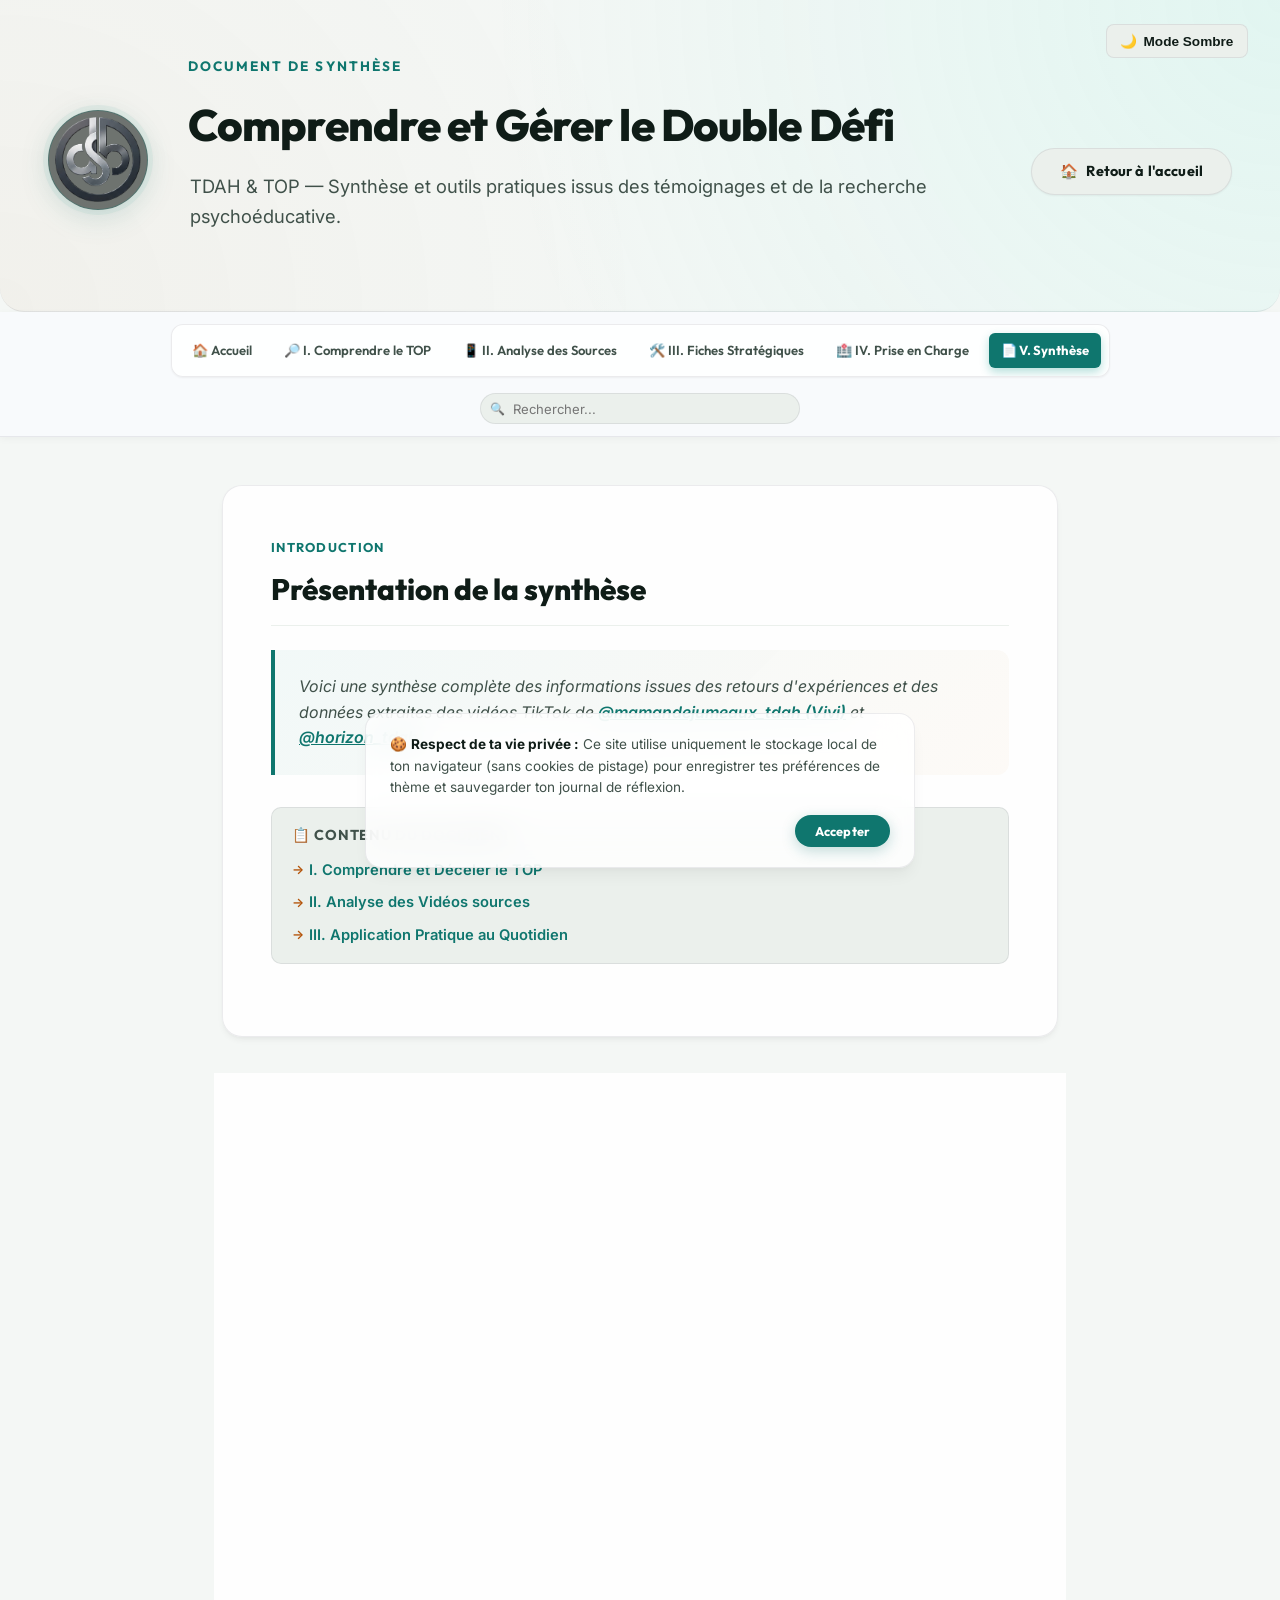
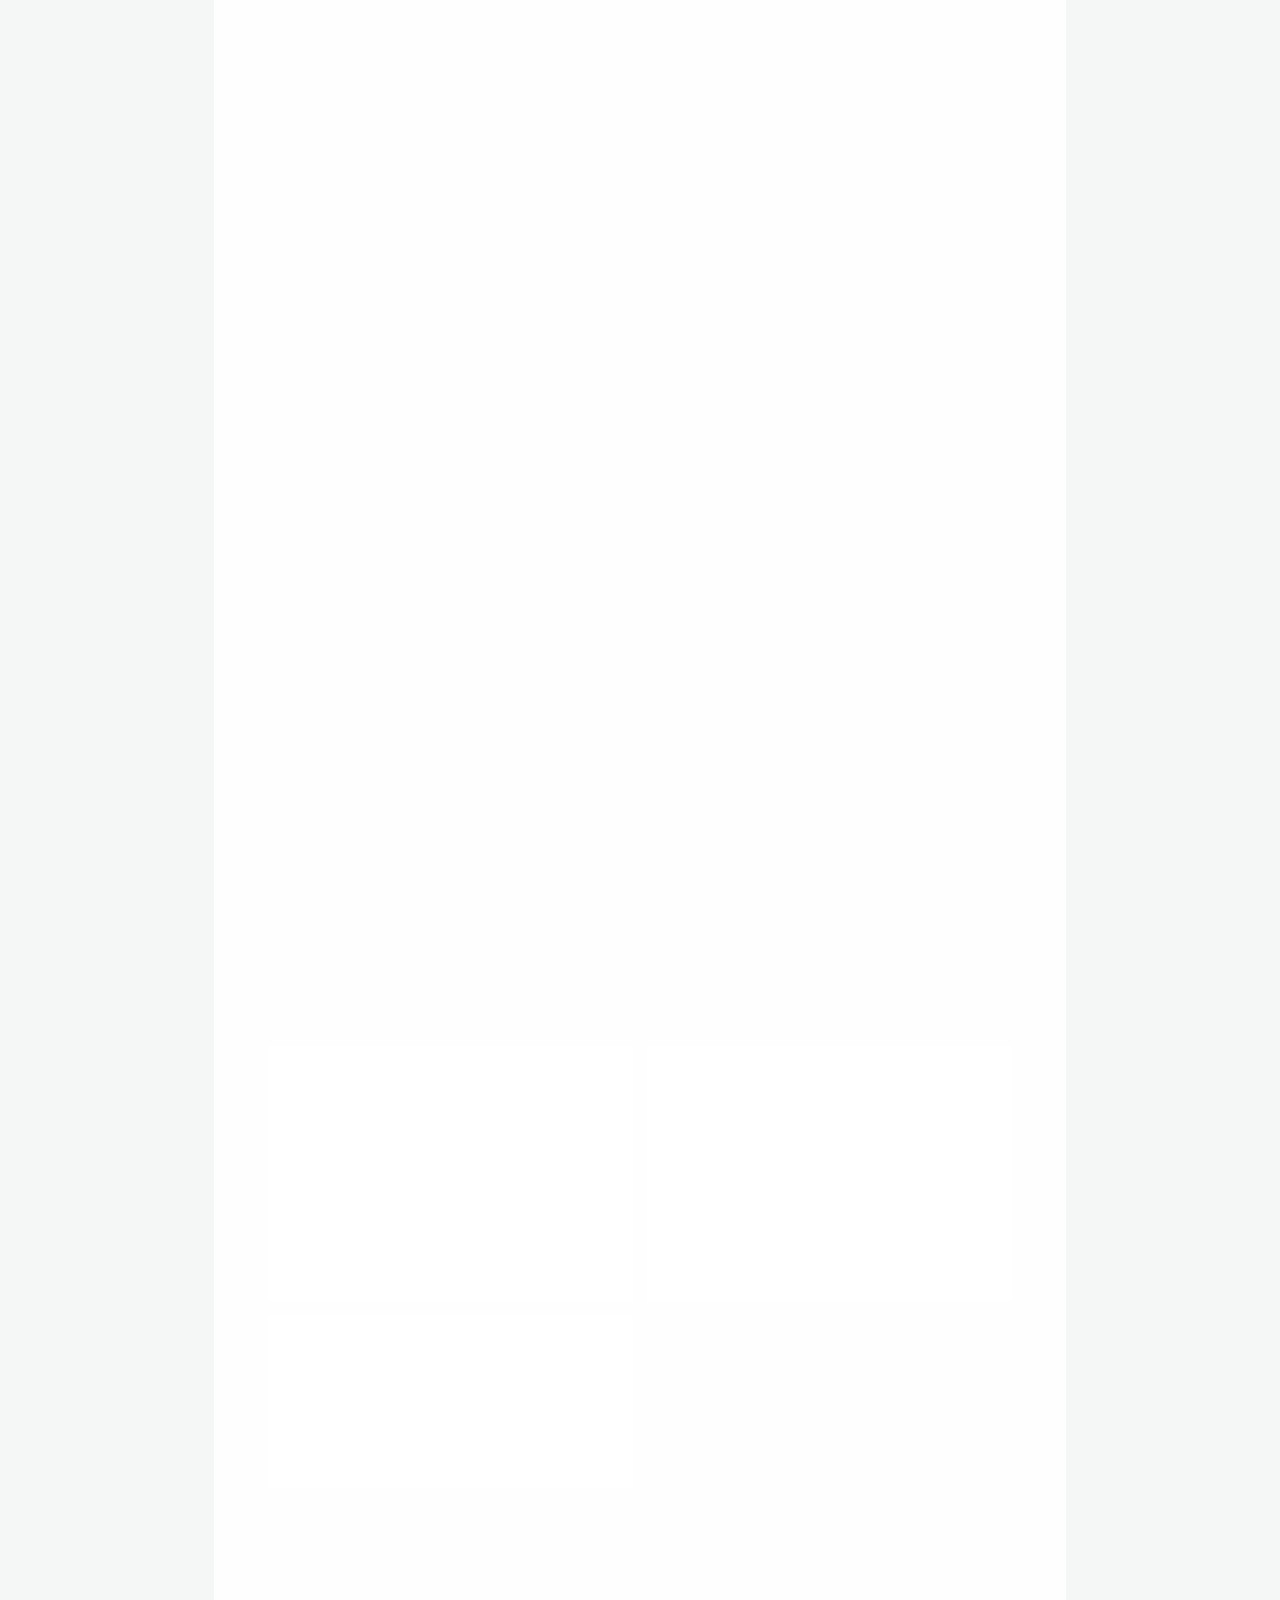
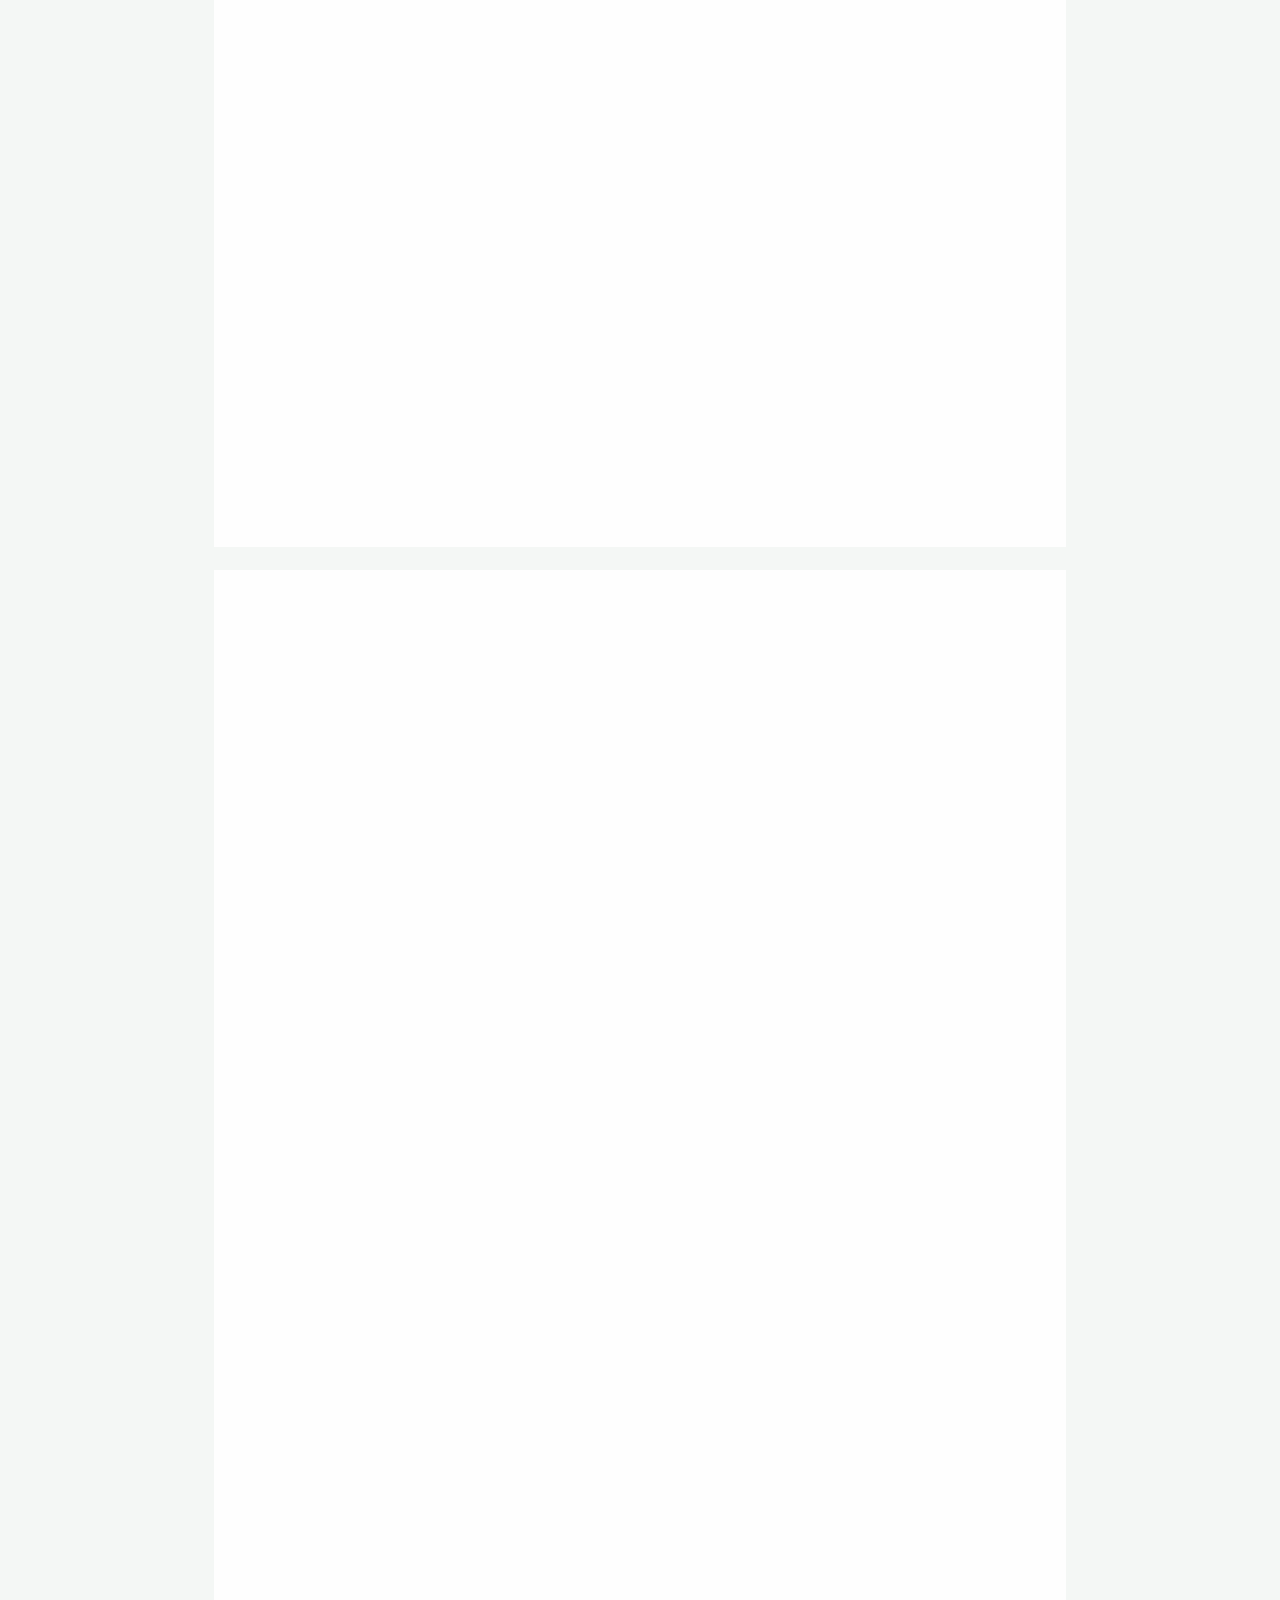
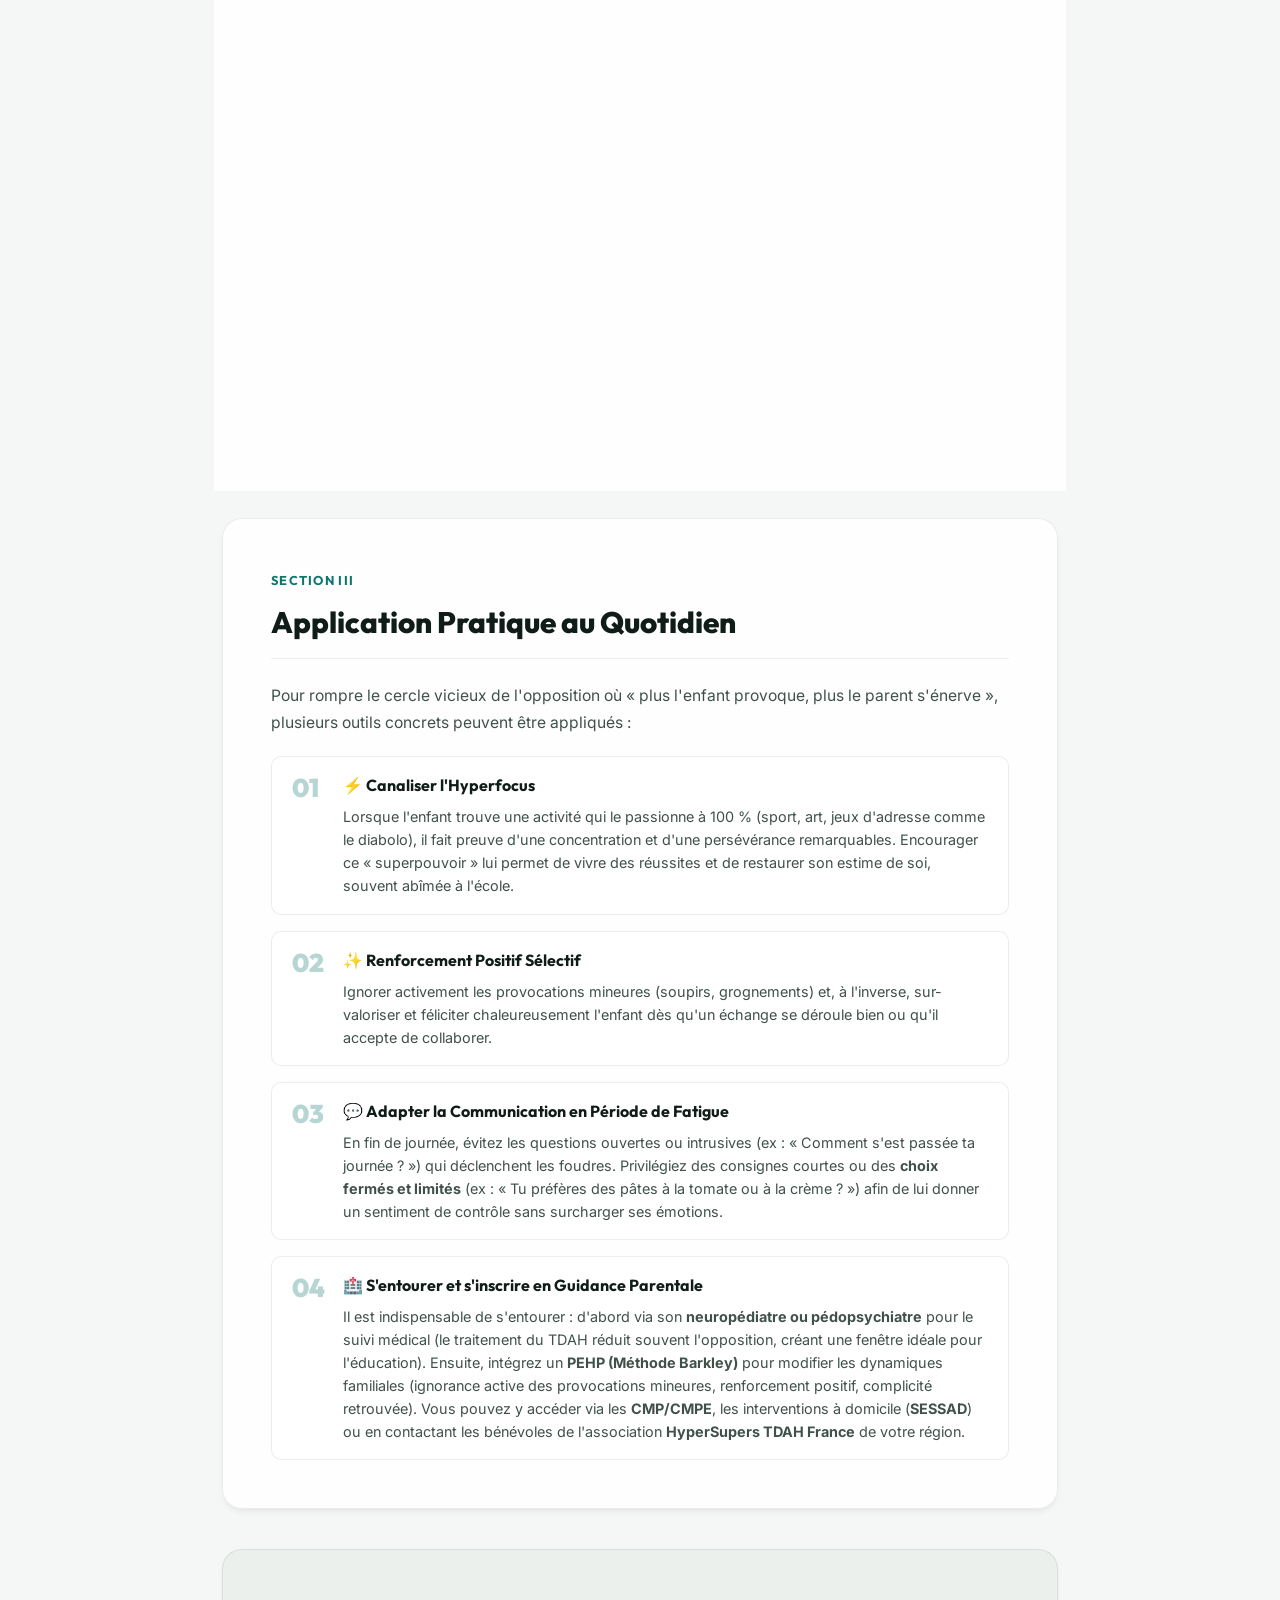
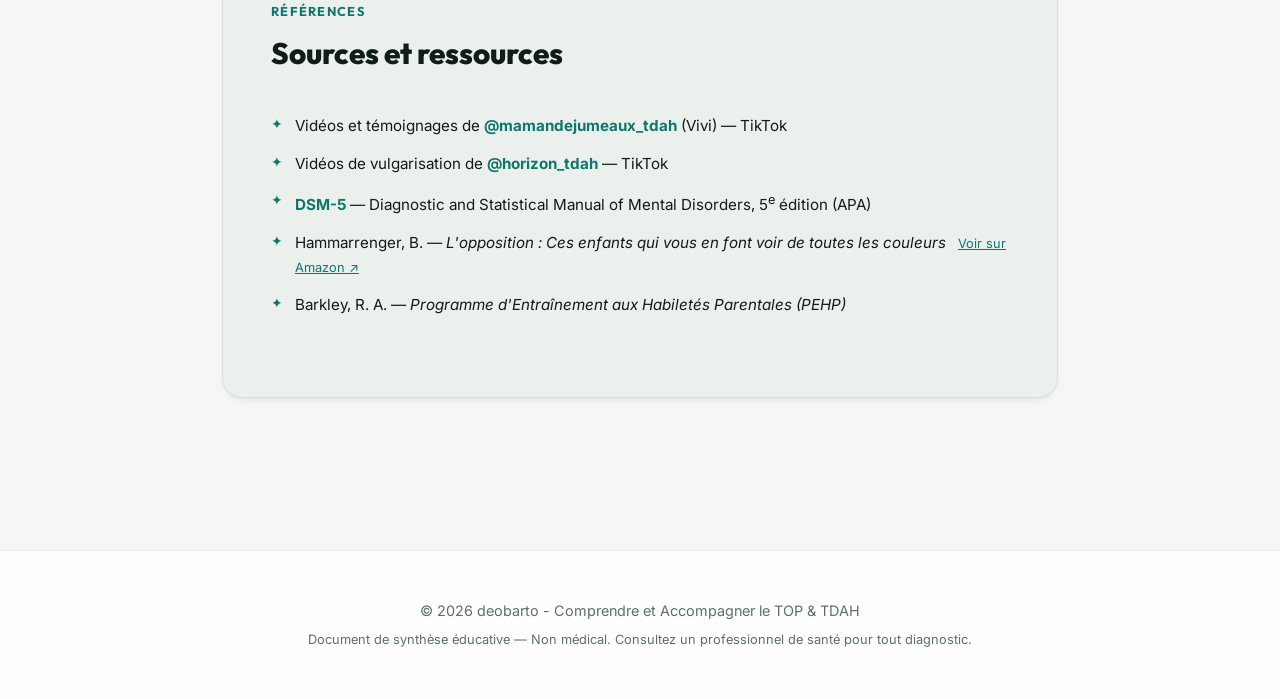
<file: synthese.html>
<!DOCTYPE html>
<html lang="fr">
<head>
  <meta charset="UTF-8">
  <meta name="viewport" content="width=device-width, initial-scale=1.0">
  <title>Comprendre et Gérer le Double Défi : TDAH et TOP | deobarto</title>
  <meta name="description" content="Synthèse et outils pratiques issus de témoignages et de la recherche psychoéducative sur le Trouble Oppositionnel avec Provocation.">
  <link rel="icon" type="image/x-icon" href="favicon.ico">
  <link rel="preconnect" href="https://fonts.googleapis.com">
  <link rel="preconnect" href="https://fonts.gstatic.com" crossorigin>
  <link href="https://fonts.googleapis.com/css2?family=Outfit:wght@400;500;600;700;800&family=Inter:wght@400;500;600;700&display=swap" rel="stylesheet">
  <link rel="stylesheet" href="style.css?v=1.3.1">
  <style>
    /* ===== PDF / Print page-break rules ===== */
    .pdf-new-page {
      page-break-before: always;
      break-before: page;
    }
    .pdf-no-break {
      page-break-inside: avoid;
      break-inside: avoid;
    }
    /* Apply no-break to all cards and blocks */
    .matrix-card, .tiktok-card, .alert-box,
    .synthese-tool-card, .pretty-list li,
    h2, h3, h4 {
      page-break-inside: avoid;
      break-inside: avoid;
    }
    /* Keep headings with next element */
    h2, h3 {
      page-break-after: avoid;
      break-after: avoid;
    }
  </style>
</head>
<body>

  <!-- Scroll Progress Indicator -->
  <div id="progress-bar"></div>

  <!-- Header Banner -->
  <header>
    <div class="theme-toggle-container">
      <button class="btn-toggle-theme" id="theme-btn" onclick="toggleTheme()">
        <span id="theme-icon">🌙</span> <span id="theme-text">Mode Sombre</span>
      </button>
    </div>

    <a href="https://deobarto.alwaysdata.net/" class="header-logo-wrap"><img src="logo.png" alt="Logo deobarto" class="header-logo"></a>
    <div class="header-content">
      <div class="header-tag">Document de Synthèse</div>
      <h1 class="main-title">Comprendre et Gérer le Double Défi</h1>
      <p class="main-subtitle">
      TDAH &amp; TOP — Synthèse et outils pratiques issus des témoignages et de la recherche psychoéducative.
    </p>
    </div>

    <div class="header-actions" style="margin-top: 1.5rem;">
      <a href="index.html" class="btn-action secondary">
        <span>🏠</span> Retour à l'accueil
      </a>
    </div>
  </header>

  <!-- Sticky Horizontal Navigation -->
  <nav class="header-nav sticky-nav">
    <div class="sticky-nav-container">
      <ul class="nav-horizontal" id="toc-nav">
        <li><a href="index.html">🏠 Accueil</a></li>
        <li><a href="definition.html">🔎 I. Comprendre le TOP</a></li>
        <li><a href="temoignages.html">📱 II. Analyse des Sources</a></li>
        <li><a href="strategies.html">🛠️ III. Fiches Stratégiques</a></li>
        <li><a href="accompagnement.html">🏥 IV. Prise en Charge</a></li>
        <li class="active"><a href="synthese.html">📄 V. Synthèse</a></li>
      </ul>
      <div class="search-container horizontal-search">
        <span class="search-icon">🔍</span>
        <input type="text" id="site-search" class="search-input" placeholder="Rechercher...">
      </div>
    </div>
  </nav>

  <!-- Layout Grid -->
  <div class="container no-sidebar" id="synthese-content">
    <main>

      <!-- Introduction -->
      <section id="intro">
        <span class="section-badge">Introduction</span>
        <h2><span>Présentation de la synthèse</span></h2>
        <div class="intro-callout">
          Voici une synthèse complète des informations issues des retours d'expériences et des données extraites des vidéos TikTok de
          <a href="https://www.tiktok.com/@mamandejumeaux_tdah" target="_blank" rel="noopener noreferrer" style="color:var(--primary);font-weight:600;">@mamandejumeaux_tdah (Vivi)</a>
          et
          <a href="https://www.tiktok.com/@horizon_tdah" target="_blank" rel="noopener noreferrer" style="color:var(--primary);font-weight:600;">@horizon_tdah</a>.
        </div>

        <div class="synthese-toc">
          <div class="synthese-toc-title">📋 Contenu du document</div>
          <ul class="synthese-toc-list">
            <li><a href="#section-1">I. Comprendre et Déceler le TOP</a></li>
            <li><a href="#section-2">II. Analyse des Vidéos sources</a></li>
            <li><a href="#section-3">III. Application Pratique au Quotidien</a></li>
          </ul>
        </div>
      </section>

      <!-- Section I -->
      <section id="section-1" class="pdf-new-page">
        <span class="section-badge">Section I</span>
        <h2><span>Comprendre et Déceler le TOP</span></h2>

        <h3><span>🧠</span> Qu'est-ce que le TOP ?</h3>
        <p>
          L'acronyme <strong>TOP</strong> signifie <strong>Trouble Oppositionnel avec Provocation</strong>. C'est un trouble du comportement caractérisé par une désobéissance et une résistance active, répétée et intentionnelle face aux figures d'autorité (parents, enseignants), se distinguant des simples oublis ou de la distraction liés au TDAH seul.
        </p>
        <div class="alert-box" style="background:rgba(13,148,136,0.05);border-color:rgba(13,148,136,0.3);">
          📊 On estime que <strong style="color:var(--primary);">40 % à 70 % des enfants atteints de TDAH</strong> développent également un TOP, ce qui en fait une comorbidité majeure souvent sous-diagnostiquée.
        </div>

        <h3><span>🧠</span> Le TDAH seul : un trouble de la mise en œuvre</h3>
        <p>
          Contrairement au TOP où la résistance est active et intentionnelle, dans le <strong>TDAH seul</strong>, la désobéissance découle d'un dysfonctionnement des fonctions exécutives (le chef d'orchestre du cerveau). Trois processus cognitifs font défaut :
        </p>
        <ul class="pretty-list" style="margin-bottom: 1.5rem;">
          <li><strong>La mémoire de travail :</strong> L'ardoise mentale à court terme s'efface en cours de route. La consigne est oubliée au moindre stimulus ou distraction intermédiaire.</li>
          <li><strong>L'inhibition des stimuli :</strong> Difficulté à filtrer les bruits ou éléments visuels inutiles. Un jouet qui traîne ou un oiseau à la fenêtre capte l'attention avec la même priorité que la consigne parentale.</li>
          <li><strong>L'activation et l'initiation :</strong> Un effort colossal est requis pour planifier et démarrer une tâche. Ce retard à l'action est souvent mépris pour de la paresse ou de l'opposition.</li>
        </ul>
        <p>
          Pour adapter l'environnement et soulager la mémoire de travail, il convient de <strong>capter le regard</strong> avant d'énoncer une <strong>unique consigne à la fois</strong>, de faire <strong>reformuler</strong> l'enfant et d'<strong>externaliser sa mémoire</strong> via des checklists et supports visuels. Cette déculpabilisation permet de restaurer l'estime de soi de l'enfant et de faire équipe avec lui contre le trouble.
        </p>

        <h3><span>⚡</span> Le duo TDAH + TOP : l'opposition active et le cercle vicieux</h3>
        <p>
          Lorsque le TDAH s'accompagne d'un <strong>Trouble Oppositionnel avec Provocation (TOP)</strong>, le comportement bascule du "Je ne peux pas" au "Je ne veux pas" :
        </p>
        <ul class="pretty-list" style="margin-bottom: 1.5rem;">
          <li><strong>Une résistance active :</strong> L'enfant comprend la consigne mais prend la décision délibérée de refuser de s'y soumettre.</li>
          <li><strong>La provocation :</strong> Recherche active de la confrontation pour tester les limites de l'autorité parentale et contester la légitimité des contraintes.</li>
          <li><strong>Le cercle vicieux :</strong> L'accumulation de reproches liés au TDAH pousse l'enfant à adopter l'opposition comme une armure défensive (<em>"Puisque je suis étiqueté comme mauvais, je vais agir comme tel"</em>). De plus, le déficit d'inhibition cognitive provoque des réactions explosives instantanées en cas de frustration.</li>
        </ul>
        <p>
          L'ajustement de la posture face au TOP repose sur la méthode du <strong>"mur de briques"</strong> (rester calme et totalement imperméable aux provocations pour casser l'affrontement), sur le fait de <strong>choisir ses batailles</strong> (se focaliser sur 2 ou 3 règles clés liées à la sécurité et tolérer le reste), d'appliquer la technique des <strong>choix illusoires</strong> (ex : <em>"Tu préfères te brosser les dents avant ou après avoir mis ton pyjama ?"</em>) et d'utiliser un <strong>renforcement positif ciblé</strong> en ignorant les provocations mineures pour célébrer massivement la coopération.
        </p>

        <h3><span>🔍</span> Les critères et signes d'alerte (DSM-5)</h3>
        <div class="matrix-grid">
          <div class="matrix-card">
            <h4>😤 Humeur colérique / irritable</h4>
            <p>Perte fréquente de sang-froid, susceptibilité extrême face aux contraintes du quotidien.</p>
          </div>
          <div class="matrix-card">
            <h4>⚔️ Comportement querelleur / provocateur</h4>
            <p>Contestation systématique des règles, refus délibéré d'obéir, tendance à agacer volontairement autrui et rejet systématique de la faute sur les autres.</p>
          </div>
          <div class="matrix-card">
            <h4>🗡️ Esprit vindicatif</h4>
            <p>Comportements méchants ou rancuniers face à la frustration.</p>
          </div>
        </div>

        <h3><span>⚠️</span> Vigilance diagnostique</h3>
        <ul class="pretty-list" style="margin-bottom: 2rem;">
          <li>Les comportements doivent être <strong>persistants et intenses depuis plus de 6 mois</strong> pour déclencher une alerte clinique.</li>
          <li>Avant l'âge de <strong>5 ans</strong>, les comportements d'opposition font partie du développement normal de l'enfant.</li>
          <li>Un diagnostic ne peut être posé que par une <strong>équipe spécialisée et pluridisciplinaire</strong> pour éviter toute erreur.</li>
        </ul>

        <h3><span>💡</span> Démystifier le TOP (Debunking)</h3>
        <ul class="pretty-list">
          <li><strong>L'éducation n'est pas la cause :</strong> Le TOP est un dysfonctionnement de la régulation de l'humeur. Une fermeté rigide ou sévère aggrave l'opposition en stimulant le système défensif de l'enfant.</li>
          <li><strong>Absence de manipulation calculée :</strong> Il s'agit d'une intolérance neurologique aiguë à la frustration et aux transitions. C'est une réaction impulsive et non un calcul malveillant.</li>
          <li><strong>Efficacité du traitement médical :</strong> Traiter le TDAH sous-jacent (médication) régule la dopamine, diminue l'impulsivité et estompe très nettement les comportements de TOP.</li>
          <li><strong>Perspective positive à long terme :</strong> Les symptômes s'atténuent considérablement à l'adolescence grâce à la maturation cérébrale et à une guidance adaptée (type Barkley).</li>
        </ul>
      </section>

      <!-- Section II -->
      <section id="section-2" class="pdf-new-page">
        <span class="section-badge">Section II</span>
        <h2><span>Analyse des Sources et Témoignages</span></h2>

        <h3><span>📰</span> Critique d'article : <em>Mieux Vivre le TDAH</em></h3>
        <p>
          L'analyse critique de leur publication de référence révèle des enseignements importants :
        </p>
        <ul class="pretty-list" style="margin-bottom: 1.5rem;">
          <li><strong>Points forts :</strong> Une vraie déstigmatisation des parents, une distinction nette entre le TDAH (distraction) et le TOP (opposition active), et un focus sur les solutions comportementales (Barkley).</li>
          <li><strong>Limites :</strong> Présentation parfois trop linéaire du TOP comme fatalité automatique du TDAH (alors qu'il s'agit d'une comorbidité de 40 à 60 %) et manque de focus sur d'autres causes d'opposition (TSA, profil PDA, anxiété).</li>
        </ul>

        <h3><span>🗣️</span> Profils de commentaires (Forums et Réseaux)</h3>
        <p>
          Les sections de commentaires illustrent trois grands profils de réactions :
        </p>
        <ul class="pretty-list" style="margin-bottom: 1.5rem;">
          <li><strong>La détresse parentale (« Le cri du cœur ») :</strong> Épuisement extrême et isolement social des parents face à l'incompréhension générale.</li>
          <li><strong>Le jugement social (« L'approche punitive ») :</strong> Commentaires culpabilisateurs prônant la fessée ou la privation, ignorant la nature neurologique du trouble.</li>
          <li><strong>Le soulagement du diagnostic :</strong> Parents libérés d'apprendre que l'enfant ne s'oppose pas <em>contre</em> eux de manière calculée.</li>
        </ul>

        <h3><span>📱</span> Données issues des vidéos sources </h3>

        <div class="tiktok-card">
          <div class="tiktok-header">
            <a href="https://www.tiktok.com/@mamandejumeaux_tdah" target="_blank" rel="noopener noreferrer" class="tiktok-author tiktok-author-link">
              @mamandejumeaux_tdah <span class="tiktok-handle-badge">(Vivi)</span>
            </a>
            <span class="tiktok-badge">Quotidien brut de maman</span>
          </div>
          <p style="font-size:0.9rem; margin-bottom:1rem; color:var(--text-muted);">
            <strong>Vidéo 1 : Le quotidien brut vu par une maman</strong>
          </p>
          <ul class="tiktok-bullets">
            <li><strong>L'impact relationnel profond :</strong> Le trouble détruit la spontanéité familiale. Les parents rapportent «&nbsp;marcher sur des œufs&nbsp;», anticiper constamment les conflits et ressentir une lourde culpabilité face à leur propre épuisement ou frustration.</li>
            <li><strong>L'ambivalence émotionnelle :</strong> Le quotidien oscille constamment en simultané entre de violentes crises (le chaos) et des moments de rire ou de complicité.</li>
            <li><strong>Une lueur d'espoir :</strong> Les témoignages en commentaires soulignent qu'un apaisement radical peut survenir à l'adolescence (vers 15-16 ans), menant à une vie d'adulte respectueuse, autodidacte et épanouie.</li>
          </ul>
        </div>

        <div class="tiktok-card">
          <div class="tiktok-header">
            <a href="https://www.tiktok.com/@horizon_tdah" target="_blank" rel="noopener noreferrer" class="tiktok-author tiktok-author-link">@horizon_tdah</a>
            <span class="tiktok-badge">Éclairage Psychoéducatif</span>
          </div>
          <p style="font-size:0.9rem; margin-bottom:1rem; color:var(--text-muted);">
            <strong>Vidéo 2 : L'éclairage psychoéducatif</strong>
          </p>
          <ul class="tiktok-bullets">
            <li><strong>Origine neurologique :</strong> Les crises ne sont pas une question de «&nbsp;mauvaise éducation&nbsp;». Le trouble affecte directement l'impulsivité et le système de récompense dans le cerveau de l'enfant.</li>
            <li><strong>Manque de visibilité :</strong> C'est une détresse majeure dont on ne parle pas assez au sein des structures familiales par rapport au TDAH seul.</li>
          </ul>
        </div>
      </section>

      <!-- Section III -->
      <section id="section-3" class="pdf-new-page">
        <span class="section-badge">Section III</span>
        <h2><span>Application Pratique au Quotidien</span></h2>
        <p class="lead">
          Pour rompre le cercle vicieux de l'opposition où «&nbsp;plus l'enfant provoque, plus le parent s'énerve&nbsp;», plusieurs outils concrets peuvent être appliqués&nbsp;:
        </p>

        <div class="synthese-tools-grid">

          <div class="synthese-tool-card">
            <div class="synthese-tool-num">01</div>
            <div class="synthese-tool-body">
              <h4>⚡ Canaliser l'Hyperfocus</h4>
              <p>Lorsque l'enfant trouve une activité qui le passionne à 100 % (sport, art, jeux d'adresse comme le diabolo), il fait preuve d'une concentration et d'une persévérance remarquables. Encourager ce «&nbsp;superpouvoir&nbsp;» lui permet de vivre des réussites et de restaurer son estime de soi, souvent abîmée à l'école.</p>
            </div>
          </div>

          <div class="synthese-tool-card">
            <div class="synthese-tool-num">02</div>
            <div class="synthese-tool-body">
              <h4>✨ Renforcement Positif Sélectif</h4>
              <p>Ignorer activement les provocations mineures (soupirs, grognements) et, à l'inverse, sur-valoriser et féliciter chaleureusement l'enfant dès qu'un échange se déroule bien ou qu'il accepte de collaborer.</p>
            </div>
          </div>

          <div class="synthese-tool-card">
            <div class="synthese-tool-num">03</div>
            <div class="synthese-tool-body">
              <h4>💬 Adapter la Communication en Période de Fatigue</h4>
              <p>En fin de journée, évitez les questions ouvertes ou intrusives (ex&nbsp;: «&nbsp;Comment s'est passée ta journée&nbsp;?&nbsp;») qui déclenchent les foudres. Privilégiez des consignes courtes ou des <strong>choix fermés et limités</strong> (ex&nbsp;: «&nbsp;Tu préfères des pâtes à la tomate ou à la crème&nbsp;?&nbsp;») afin de lui donner un sentiment de contrôle sans surcharger ses émotions.</p>
            </div>
          </div>

          <div class="synthese-tool-card">
            <div class="synthese-tool-num">04</div>
            <div class="synthese-tool-body">
              <h4>🏥 S'entourer et s'inscrire en Guidance Parentale</h4>
              <p>Il est indispensable de s'entourer : d'abord via son <strong>neuropédiatre ou pédopsychiatre</strong> pour le suivi médical (le traitement du TDAH réduit souvent l'opposition, créant une fenêtre idéale pour l'éducation). Ensuite, intégrez un <strong>PEHP (Méthode Barkley)</strong> pour modifier les dynamiques familiales (ignorance active des provocations mineures, renforcement positif, complicité retrouvée). Vous pouvez y accéder via les <strong>CMP/CMPE</strong>, les interventions à domicile (<strong>SESSAD</strong>) ou en contactant les bénévoles de l'association <strong>HyperSupers TDAH France</strong> de votre région.</p>
            </div>
          </div>

        </div>
      </section>

      <!-- Sources -->
      <section id="sources" class="pdf-new-page" style="background:var(--bg-alt);">
        <span class="section-badge">Références</span>
        <h2><span>Sources et ressources</span></h2>
        <ul class="pretty-list">
          <li>Vidéos et témoignages de <strong>@mamandejumeaux_tdah</strong> (Vivi) — TikTok</li>
          <li>Vidéos de vulgarisation de <strong>@horizon_tdah</strong> — TikTok</li>
          <li><strong>DSM-5</strong> — Diagnostic and Statistical Manual of Mental Disorders, 5<sup>e</sup> édition (APA)</li>
          <li>Hammarrenger, B. — <em>L'opposition : Ces enfants qui vous en font voir de toutes les couleurs</em>
            <a href="https://www.amazon.fr/Lopposition-enfants-vous-toutes-couleurs-ebook/dp/B0CPZBT8PT/" target="_blank" rel="noopener noreferrer" style="margin-left:0.5rem; font-size:0.8rem; color:var(--primary);">Voir sur Amazon ↗</a>
          </li>
          <li>Barkley, R. A. — <em>Programme d'Entraînement aux Habiletés Parentales (PEHP)</em></li>
        </ul>

      </section>

    </main>
  </div>

  <!-- Back to Top -->
  <button id="btn-back-to-top" class="back-to-top" title="Retour en haut">▲</button>

  <!-- Footer -->
  <footer>
    <p>© 2026 deobarto - Comprendre et Accompagner le TOP &amp; TDAH</p>
    <p style="margin-top:0.5rem; font-size:0.8rem; color:var(--text-dark);">Document de synthèse éducative — Non médical. Consultez un professionnel de santé pour tout diagnostic.</p>
  </footer>

  <script src="app.js?v=1.3.1"></script>
</body>
</html>
</file>
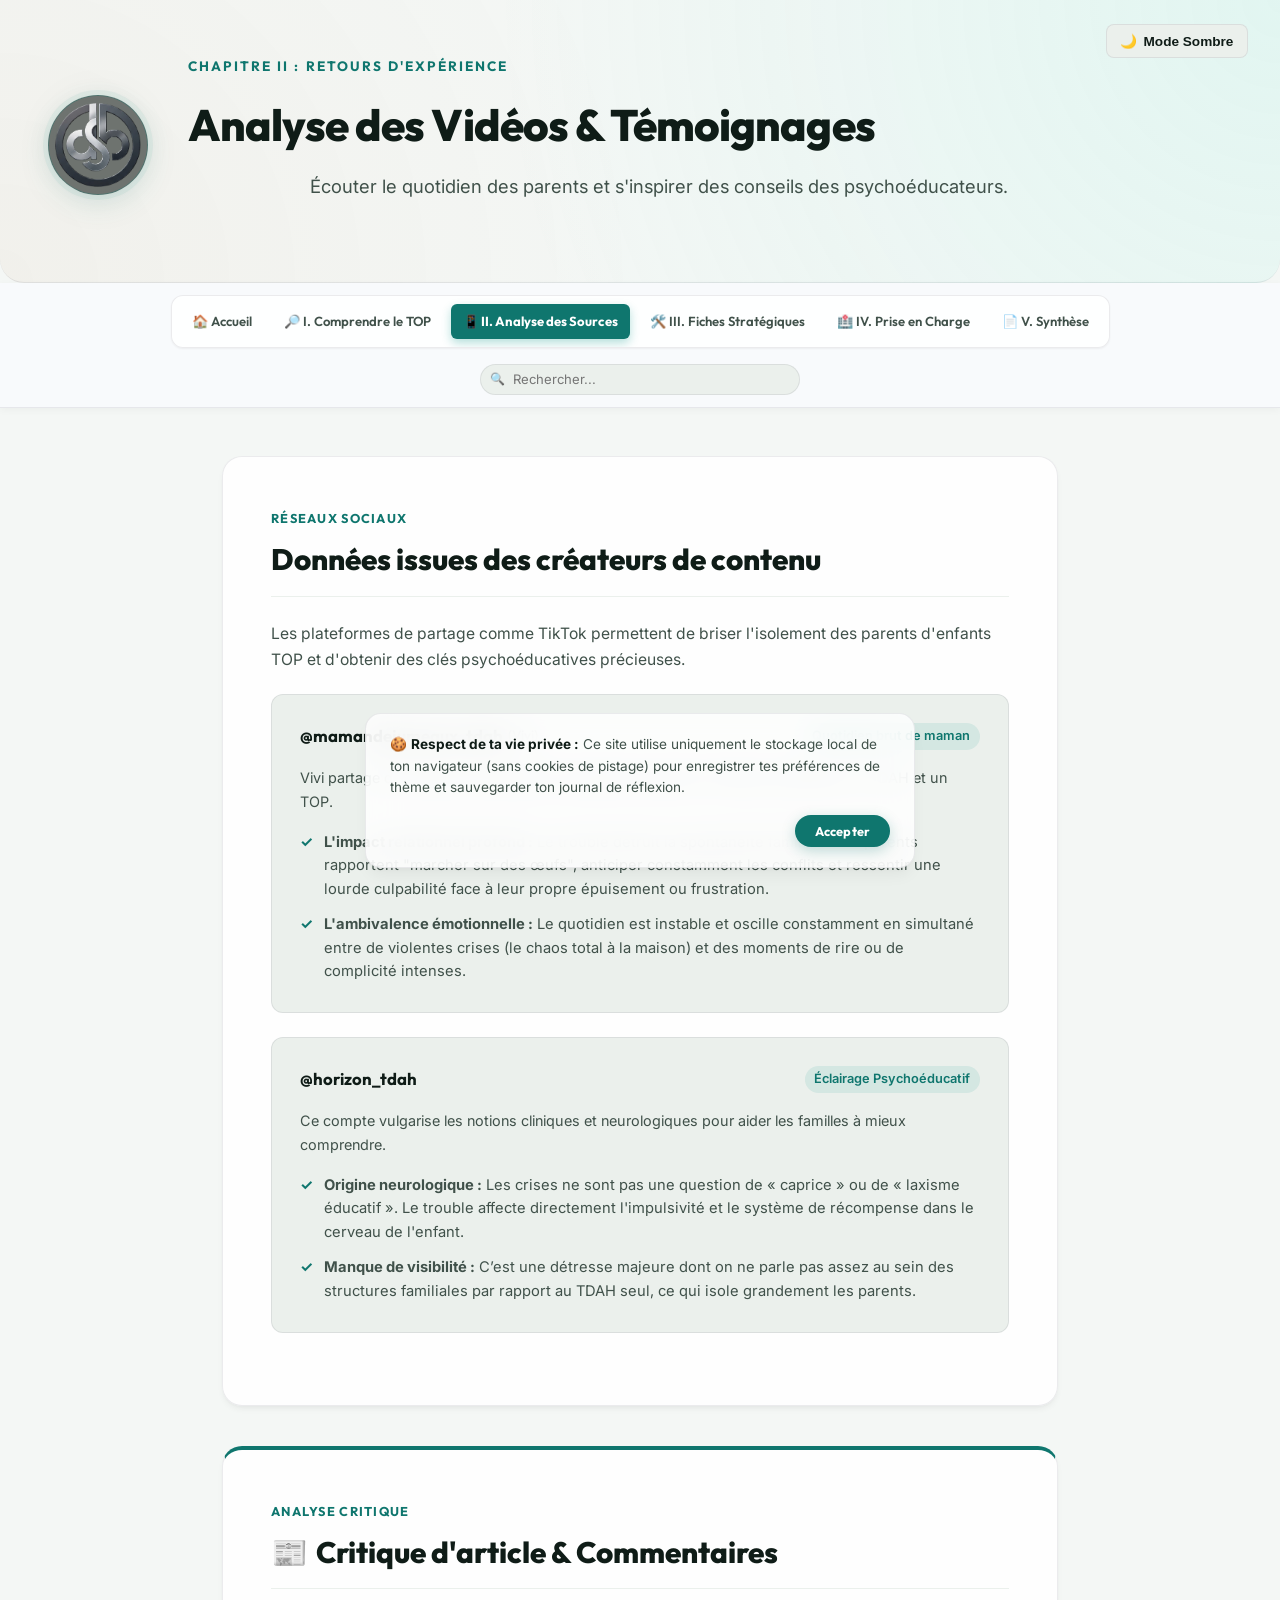
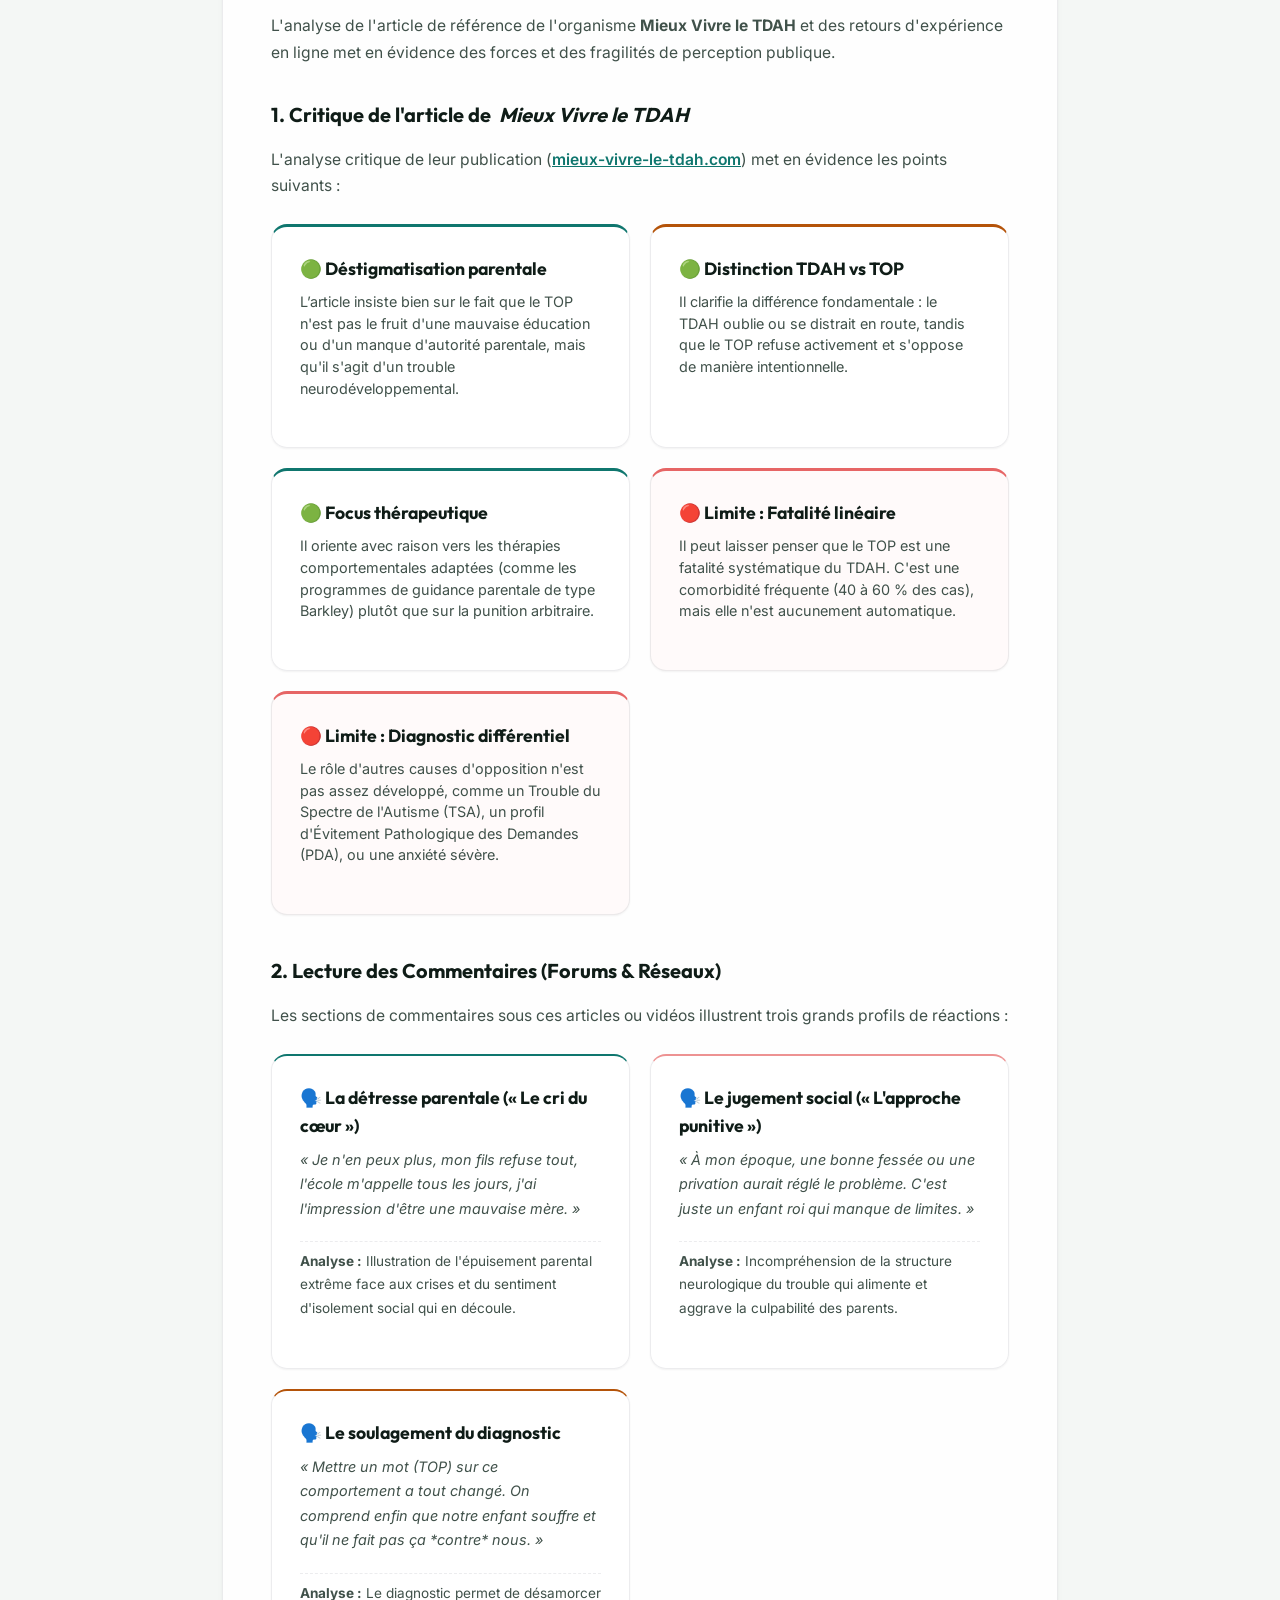
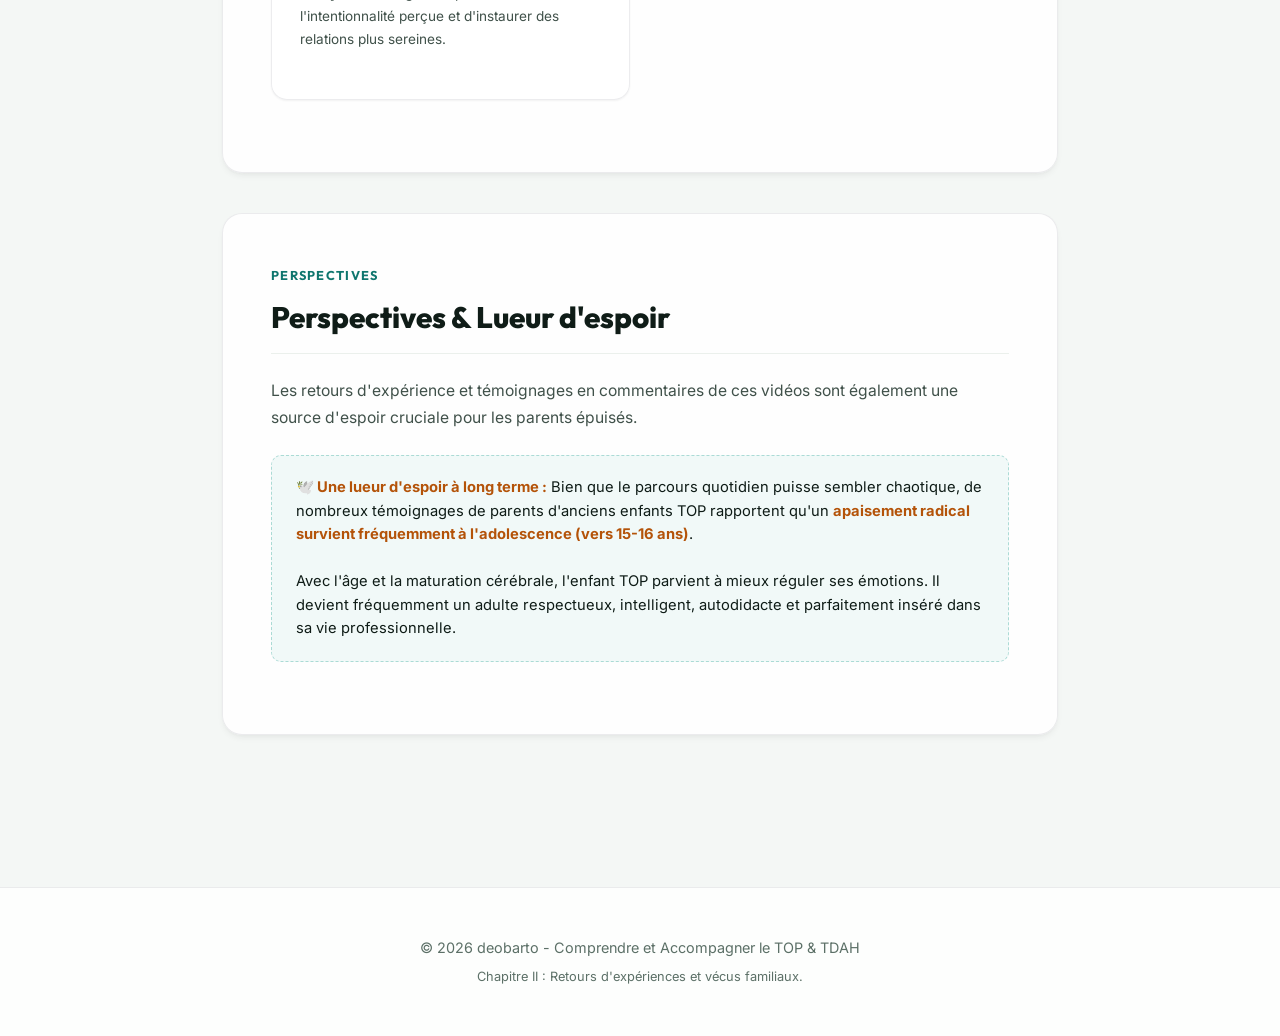
<file: temoignages.html>
<!DOCTYPE html>
<html lang="fr">
<head>
  <meta charset="UTF-8">
  <meta name="viewport" content="width=device-width, initial-scale=1.0">
  <title>Analyse des Vidéos & Témoignages | deobarto</title>
  <meta name="description" content="Synthèse des retours d'expérience de parents et des psychoéducateurs sur les réseaux sociaux concernant le TOP et le TDAH.">
  <link rel="icon" type="image/x-icon" href="favicon.ico">
  <link rel="preconnect" href="https://fonts.googleapis.com">
  <link rel="preconnect" href="https://fonts.gstatic.com" crossorigin>
  <link href="https://fonts.googleapis.com/css2?family=Outfit:wght@400;500;600;700;800&family=Inter:wght@400;500;600;700&display=swap" rel="stylesheet">
  <link rel="stylesheet" href="style.css?v=1.3.1">
</head>
<body>

  <!-- Scroll Progress Indicator -->
  <div id="progress-bar"></div>

  <!-- Header Banner -->
  <header>
    <div class="theme-toggle-container">
      <button class="btn-toggle-theme" id="theme-btn" onclick="toggleTheme()">
        <span id="theme-icon">🌙</span> <span id="theme-text">Mode Sombre</span>
      </button>
    </div>
    
    <a href="https://deobarto.alwaysdata.net/" class="header-logo-wrap"><img src="logo.png" alt="Logo deobarto" class="header-logo"></a>
    <div class="header-content">
      <div class="header-tag">Chapitre II : Retours d'Expérience</div>
      <h1 class="main-title">Analyse des Vidéos & Témoignages</h1>
      <p class="main-subtitle">
      Écouter le quotidien des parents et s'inspirer des conseils des psychoéducateurs.
    </p>
    </div>
    


  </header>

  <!-- Sticky Horizontal Navigation -->
  <nav class="header-nav sticky-nav">
    <div class="sticky-nav-container">
      <ul class="nav-horizontal" id="toc-nav">
        <li><a href="index.html">🏠 Accueil</a></li>
        <li><a href="definition.html">🔎 I. Comprendre le TOP</a></li>
        <li class="active"><a href="temoignages.html">📱 II. Analyse des Sources</a></li>
        <li><a href="strategies.html">🛠️ III. Fiches Stratégiques</a></li>
        <li><a href="accompagnement.html">🏥 IV. Prise en Charge</a></li>
        <li><a href="synthese.html">📄 V. Synthèse</a></li>
      </ul>
      <div class="search-container horizontal-search">
        <span class="search-icon">🔍</span>
        <input type="text" id="site-search" class="search-input" placeholder="Rechercher...">
      </div>
    </div>
  </nav>

  <!-- Layout Grid -->
  <div class="container no-sidebar">

    <!-- Main Content -->
    <main>
      
      <section id="tiktok-videos">
        <span class="section-badge">Réseaux Sociaux</span>
        <h2><span>Données issues des créateurs de contenu</span></h2>
        <p class="lead">
          Les plateformes de partage comme TikTok permettent de briser l'isolement des parents d'enfants TOP et d'obtenir des clés psychoéducatives précieuses.
        </p>

        <!-- Video 1 -->
        <div class="tiktok-card">
          <div class="tiktok-header">
            <a href="https://www.tiktok.com/@mamandejumeaux_tdah" target="_blank" rel="noopener noreferrer" class="tiktok-author tiktok-author-link">@mamandejumeaux_tdah <span class="tiktok-handle-badge">(Vivi)</span></a>
            <span class="tiktok-badge">Quotidien brut de maman</span>
          </div>
          <p style="font-size:0.9rem; margin-bottom:1rem; color:var(--text-muted);">
            Vivi partage de manière authentique le quotidien de parents d'enfants présentant un TDAH et un TOP.
          </p>
          <ul class="tiktok-bullets">
            <li><strong>L'impact relationnel profond :</strong> Le trouble détruit la spontanéité familiale. Les parents rapportent "marcher sur des œufs", anticiper constamment les conflits et ressentir une lourde culpabilité face à leur propre épuisement ou frustration.</li>
            <li><strong>L'ambivalence émotionnelle :</strong> Le quotidien est instable et oscille constamment en simultané entre de violentes crises (le chaos total à la maison) et des moments de rire ou de complicité intenses.</li>
          </ul>
        </div>
        
        <!-- Video 2 -->
        <div class="tiktok-card">
          <div class="tiktok-header">
            <a href="https://www.tiktok.com/@horizon_tdah" target="_blank" rel="noopener noreferrer" class="tiktok-author tiktok-author-link">@horizon_tdah</a>
            <span class="tiktok-badge">Éclairage Psychoéducatif</span>
          </div>
          <p style="font-size:0.9rem; margin-bottom:1rem; color:var(--text-muted);">
            Ce compte vulgarise les notions cliniques et neurologiques pour aider les familles à mieux comprendre.
          </p>
          <ul class="tiktok-bullets">
            <li><strong>Origine neurologique :</strong> Les crises ne sont pas une question de « caprice » ou de « laxisme éducatif ». Le trouble affecte directement l'impulsivité et le système de récompense dans le cerveau de l'enfant.</li>
            <li><strong>Manque de visibilité :</strong> C’est une détresse majeure dont on ne parle pas assez au sein des structures familiales par rapport au TDAH seul, ce qui isole grandement les parents.</li>
          </ul>
        </div>
      </section>

      <!-- Critique & Commentaires Section -->
      <section id="analyse-critique" style="border-top: 4px solid var(--primary);">
        <span class="section-badge">Analyse Critique</span>
        <h2><span>📰</span> Critique d'article &amp; Commentaires</h2>
        <p class="lead">
          L'analyse de l'article de référence de l'organisme <strong>Mieux Vivre le TDAH</strong> et des retours d'expérience en ligne met en évidence des forces et des fragilités de perception publique.
        </p>

        <h3 style="margin-top: 2rem;">1. Critique de l'article de <em>Mieux Vivre le TDAH</em></h3>
        <p>
          L'analyse critique de leur publication (<a href="https://www.mieux-vivre-le-tdah.com/trouble-oppositionnel-avec-provocation-top/" target="_blank" rel="noopener noreferrer" style="color: var(--primary); font-weight: 600;">mieux-vivre-le-tdah.com</a>) met en évidence les points suivants :
        </p>

        <div class="matrix-grid" style="margin-bottom: 2.5rem;">
          <div class="matrix-card" style="border-top: 3px solid var(--primary);">
            <h4>🟢 Déstigmatisation parentale</h4>
            <p style="font-size: 0.9rem; line-height: 1.5; margin-top: 0.25rem;">
              L’article insiste bien sur le fait que le TOP n'est pas le fruit d'une mauvaise éducation ou d'un manque d'autorité parentale, mais qu'il s'agit d'un trouble neurodéveloppemental.
            </p>
          </div>
          <div class="matrix-card" style="border-top: 3px solid var(--accent);">
            <h4>🟢 Distinction TDAH vs TOP</h4>
            <p style="font-size: 0.9rem; line-height: 1.5; margin-top: 0.25rem;">
              Il clarifie la différence fondamentale : le TDAH oublie ou se distrait en route, tandis que le TOP refuse activement et s'oppose de manière intentionnelle.
            </p>
          </div>
          <div class="matrix-card" style="border-top: 3px solid var(--primary);">
            <h4>🟢 Focus thérapeutique</h4>
            <p style="font-size: 0.9rem; line-height: 1.5; margin-top: 0.25rem;">
              Il oriente avec raison vers les thérapies comportementales adaptées (comme les programmes de guidance parentale de type Barkley) plutôt que sur la punition arbitraire.
            </p>
          </div>
          <div class="matrix-card" style="border-top: 3px solid rgba(220, 38, 38, 0.7); background: rgba(220, 38, 38, 0.02);">
            <h4>🔴 Limite : Fatalité linéaire</h4>
            <p style="font-size: 0.9rem; line-height: 1.5; margin-top: 0.25rem;">
              Il peut laisser penser que le TOP est une fatalité systématique du TDAH. C'est une comorbidité fréquente (40 à 60 % des cas), mais elle n'est aucunement automatique.
            </p>
          </div>
          <div class="matrix-card" style="border-top: 3px solid rgba(220, 38, 38, 0.7); background: rgba(220, 38, 38, 0.02);">
            <h4>🔴 Limite : Diagnostic différentiel</h4>
            <p style="font-size: 0.9rem; line-height: 1.5; margin-top: 0.25rem;">
              Le rôle d'autres causes d'opposition n'est pas assez développé, comme un Trouble du Spectre de l'Autisme (TSA), un profil d'Évitement Pathologique des Demandes (PDA), ou une anxiété sévère.
            </p>
          </div>
        </div>

        <h3 style="margin-top: 2rem;">2. Lecture des Commentaires (Forums &amp; Réseaux)</h3>
        <p>
          Les sections de commentaires sous ces articles ou vidéos illustrent trois grands profils de réactions :
        </p>

        <div class="matrix-grid">
          <div class="matrix-card" style="border-top: 2px solid var(--primary);">
            <h4>🗣️ La détresse parentale (« Le cri du cœur »)</h4>
            <p style="font-size: 0.9rem; font-style: italic; margin-top: 0.25rem; color: var(--text-muted);">
              « Je n'en peux plus, mon fils refuse tout, l'école m'appelle tous les jours, j'ai l'impression d'être une mauvaise mère. »
            </p>
            <p style="font-size: 0.85rem; margin-top: 0.5rem; border-top: 1px dashed var(--card-border); padding-top: 0.5rem;">
              <strong>Analyse :</strong> Illustration de l'épuisement parental extrême face aux crises et du sentiment d'isolement social qui en découle.
            </p>
          </div>
          <div class="matrix-card" style="border-top: 2px solid rgba(220, 38, 38, 0.5);">
            <h4>🗣️ Le jugement social (« L'approche punitive »)</h4>
            <p style="font-size: 0.9rem; font-style: italic; margin-top: 0.25rem; color: var(--text-muted);">
              « À mon époque, une bonne fessée ou une privation aurait réglé le problème. C'est juste un enfant roi qui manque de limites. »
            </p>
            <p style="font-size: 0.85rem; margin-top: 0.5rem; border-top: 1px dashed var(--card-border); padding-top: 0.5rem;">
              <strong>Analyse :</strong> Incompréhension de la structure neurologique du trouble qui alimente et aggrave la culpabilité des parents.
            </p>
          </div>
          <div class="matrix-card" style="border-top: 2px solid var(--accent);">
            <h4>🗣️ Le soulagement du diagnostic</h4>
            <p style="font-size: 0.9rem; font-style: italic; margin-top: 0.25rem; color: var(--text-muted);">
              « Mettre un mot (TOP) sur ce comportement a tout changé. On comprend enfin que notre enfant souffre et qu'il ne fait pas ça *contre* nous. »
            </p>
            <p style="font-size: 0.85rem; margin-top: 0.5rem; border-top: 1px dashed var(--card-border); padding-top: 0.5rem;">
              <strong>Analyse :</strong> Le diagnostic permet de désamorcer l'intentionnalité perçue et d'instaurer des relations plus sereines.
            </p>
          </div>
        </div>
      </section>

      <!-- Hope for Future Section -->
      <section id="espoir-futur">
        <span class="section-badge">Perspectives</span>
        <h2><span>Perspectives & Lueur d'espoir</span></h2>
        <p>
          Les retours d'expérience et témoignages en commentaires de ces vidéos sont également une source d'espoir cruciale pour les parents épuisés.
        </p>

        <div class="alert-box" style="background: rgba(13, 148, 136, 0.05); border-color: rgba(13, 148, 136, 0.3); color: var(--text-main);">
          <strong>🕊️ Une lueur d'espoir à long terme :</strong> Bien que le parcours quotidien puisse sembler chaotique, de nombreux témoignages de parents d'anciens enfants TOP rapportent qu'un <strong>apaisement radical survient fréquemment à l'adolescence (vers 15-16 ans)</strong>. 
          <br><br>
          Avec l'âge et la maturation cérébrale, l'enfant TOP parvient à mieux réguler ses émotions. Il devient fréquemment un adulte respectueux, intelligent, autodidacte et parfaitement inséré dans sa vie professionnelle.
        </div>
      </section>

    </main>
  </div>

  <!-- Back to Top -->
  <button id="btn-back-to-top" class="back-to-top" title="Retour en haut">▲</button>

  <!-- Footer -->
  <footer>
    <p>© 2026 deobarto - Comprendre et Accompagner le TOP & TDAH</p>
    <p style="margin-top: 0.5rem; font-size: 0.8rem; color: var(--text-dark);">Chapitre II : Retours d'expériences et vécus familiaux.</p>
  </footer>

  <script src="app.js?v=1.3.1"></script>
</body>
</html>
</file>
<file: style.css>
/* Global Variables & Theme System */
:root {
  /* Light Theme (Default) - Sauge / Mint */
  --bg-color: #f4f7f5;
  --bg-alt: #ebf0ec;
  --card-bg: rgba(255, 255, 255, 0.85);
  --card-bg-hover: rgba(255, 255, 255, 0.95);
  --card-border: rgba(15, 23, 42, 0.08);
  --card-border-active: #0f766e;

  --text-main: #0f1c17;
  --text-muted: #40514a;
  --text-dark: #5c7067;

  --primary: #0f766e;
  --primary-hover: #115e59;
  --primary-rgb: 15, 118, 110;
  --accent: #b45309;
  --accent-rgb: 180, 83, 9;

  --font-body: 'Inter', sans-serif;
  --font-heading: 'Outfit', sans-serif;

  --shadow-sm: 0 1px 2px rgba(15, 28, 23, 0.05);
  --shadow-md: 0 4px 6px -1px rgba(15, 28, 23, 0.05), 0 2px 4px -1px rgba(15, 28, 23, 0.03);
  --shadow-lg: 0 10px 15px -3px rgba(15, 28, 23, 0.05), 0 4px 6px -2px rgba(15, 28, 23, 0.03);
  --transition: all 0.3s cubic-bezier(0.4, 0, 0.2, 1);
}

[data-theme="dark"] {
  /* Dark Theme - Sauge / Mint */
  --bg-color: #0b0f0d;
  --bg-alt: #121815;
  --card-bg: rgba(22, 30, 27, 0.7);
  --card-bg-hover: rgba(28, 38, 34, 0.8);
  --card-border: rgba(255, 255, 255, 0.08);
  --card-border-active: #2dd4bf;

  --text-main: #e6f0ec;
  --text-muted: #8fa39a;
  --text-dark: #63756e;

  --primary: #5eead4;
  --primary-hover: #2dd4bf;
  --primary-rgb: 94, 234, 212;
  --accent: #fbbf24;
  --accent-rgb: 251, 191, 36;

  --shadow-sm: 0 1px 2px rgba(0, 0, 0, 0.3);
  --shadow-md: 0 4px 6px -1px rgba(0, 0, 0, 0.2), 0 2px 4px -1px rgba(0, 0, 0, 0.1);
  --shadow-lg: 0 10px 15px -3px rgba(0, 0, 0, 0.3), 0 4px 6px -2px rgba(0, 0, 0, 0.2);
}

/* Reset & Base Styles */
*,
*::before,
*::after {
  box-sizing: border-box;
  margin: 0;
  padding: 0;
}

html {
  scroll-behavior: smooth;
}

body {
  background-color: var(--bg-color);
  color: var(--text-main);
  font-family: var(--font-body);
  line-height: 1.6;
  overflow-x: hidden;
  transition: background-color 0.3s ease, color 0.3s ease;
}

/* Scroll Progress Bar */
#progress-bar {
  position: fixed;
  top: 0;
  left: 0;
  height: 4px;
  background: linear-gradient(to right, var(--primary), var(--accent));
  width: 0%;
  z-index: 1000;
  transition: width 0.1s ease-out;
}

/* Header Banner */
header {
  background: radial-gradient(circle at top right, rgba(94, 234, 212, 0.12), transparent 60%), radial-gradient(circle at bottom left, rgba(180, 83, 9, 0.04), transparent 50%), var(--bg-color);
  padding: 3.5rem 3rem 3rem;
  position: relative;
  display: flex;
  align-items: center;
  gap: 2.5rem;
  max-width: 1280px;
  margin: 0 auto;
  width: 100%;
  box-sizing: border-box;
  border-radius: 0 0 24px 24px;
  border-bottom: 1px solid var(--card-border);
}

[data-theme="dark"] header {
  background: radial-gradient(circle at top right, rgba(94, 234, 212, 0.07), transparent 50%), radial-gradient(circle at bottom left, rgba(251, 191, 36, 0.02), transparent 50%), var(--bg-color);
}

.header-logo-wrap {
  display: block;
  flex-shrink: 0;
  width: 100px;
  height: 100px;
  border-radius: 50%;
  overflow: hidden;
  border: 1px solid rgba(var(--primary-rgb), 0.3);
  box-shadow:
    0 0 0 5px rgba(var(--primary-rgb), 0.06),
    0 8px 32px rgba(var(--primary-rgb), 0.12),
    0 0 40px rgba(var(--primary-rgb), 0.05);
  transition: var(--transition);
  background: rgba(22, 30, 27, 0.6);
  backdrop-filter: blur(8px);
}

.header-logo-wrap:hover {
  transform: scale(1.05);
  border-color: rgba(var(--primary-rgb), 0.5);
  box-shadow:
    0 0 0 6px rgba(var(--primary-rgb), 0.12),
    0 12px 40px rgba(var(--primary-rgb), 0.22),
    0 0 50px rgba(var(--primary-rgb), 0.1);
}

.header-logo {
  width: 100%;
  height: 100%;
  object-fit: contain;
  display: block;
  padding: 6px;
  box-sizing: border-box;
}

.header-content {
  flex: 1;
  text-align: left;
}

/* ── Sticky Horizontal Navigation ── */
.header-nav {
  background: var(--card-bg);
  border-bottom: 1px solid var(--card-border);
  position: sticky;
  top: 0;
  z-index: 100;
}

.sticky-nav-container {
  max-width: 1280px;
  margin: 0 auto;
  padding: 0 2rem;
  display: flex;
  align-items: center;
  gap: 1rem;
  #height: 56px;
}

.nav-logo {
  flex-shrink: 0;
  display: flex;
  align-items: center;
  text-decoration: none;
  margin-right: 0.5rem;
}

.nav-logo img {
  height: 36px;
  width: 36px;
  object-fit: contain;
  border-radius: 50%;
  display: block;
}

.nav-horizontal {
  display: flex;
  list-style: none;
  padding: 0;
  margin: 0;
  gap: 0.25rem;
  flex: 1;
  flex-wrap: nowrap;
  overflow-x: auto;
}

.nav-horizontal li a {
  display: block;
  padding: 0.45rem 0.75rem;
  border-radius: 6px;
  text-decoration: none;
  color: var(--text-muted);
  font-size: 0.82rem;
  font-weight: 600;
  font-family: var(--font-heading);
  white-space: nowrap;
  transition: var(--transition);
}

.nav-horizontal li a:hover,
.nav-horizontal li.active a {
  color: var(--primary);
  background: rgba(13, 148, 136, 0.08);
}

.horizontal-search {
  flex-shrink: 0;
  width: 180px;
  position: relative;
}

.horizontal-search .search-input {
  padding: 0.4rem 0.75rem 0.4rem 2rem;
  font-size: 0.82rem;
  border-radius: 20px;
}

.horizontal-search .search-icon {
  left: 0.6rem;
  font-size: 0.75rem;
}

/* Responsive header */
@media (max-width: 768px) {
  header {
    padding: 2rem 1.5rem 1.5rem;
    gap: 1.25rem;
  }

  .header-logo-wrap {
    width: 70px;
    height: 70px;
  }

  .sticky-nav-container {
    padding: 0 1rem;
  }

  .horizontal-search {
    display: none;
  }
}





.theme-toggle-container {
  position: absolute;
  top: 1.5rem;
  right: 2rem;
  display: flex;
  gap: 1rem;
  align-items: center;
}

.btn-toggle-theme {
  background: var(--bg-alt);
  border: 1px solid var(--card-border);
  color: var(--text-main);
  padding: 0.5rem 0.85rem;
  border-radius: 8px;
  font-size: 0.85rem;
  font-weight: 600;
  cursor: pointer;
  display: flex;
  align-items: center;
  gap: 0.4rem;
  transition: var(--transition);
}

.btn-toggle-theme:hover {
  border-color: var(--primary);
  background: var(--card-bg);
}

.header-tag {
  font-family: var(--font-heading);
  font-size: 0.85rem;
  font-weight: 700;
  text-transform: uppercase;
  letter-spacing: 0.15em;
  color: var(--primary);
  margin-bottom: 0.75rem;
}

h1.main-title {
  font-family: var(--font-heading);
  font-size: 2.75rem;
  font-weight: 800;
  letter-spacing: -0.02em;
  color: var(--text-main);
  margin-bottom: 0.75rem;
}

.main-subtitle {
  font-size: 1.15rem;
  color: var(--text-muted);
  max-width: 800px;
  margin: 0 auto 2rem;
}

.header-actions {
  display: flex;
  justify-content: center;
  gap: 1rem;
  flex-wrap: wrap;
}

.btn-action {
  font-family: var(--font-heading);
  font-weight: 700;
  font-size: 0.9rem;
  padding: 0.7rem 1.75rem;
  border-radius: 30px;
  cursor: pointer;
  display: inline-flex;
  align-items: center;
  justify-content: center;
  gap: 0.5rem;
  transition: var(--transition);
  text-decoration: none;
  letter-spacing: 0.01em;
}

.btn-action.primary {
  background: var(--primary);
  color: #ffffff !important;
  border: none;
  box-shadow: 0 4px 14px rgba(var(--primary-rgb), 0.25);
}

.btn-action.primary:hover {
  background: var(--primary-hover);
  transform: translateY(-2px);
  box-shadow: 0 6px 20px rgba(var(--primary-rgb), 0.4);
}

.btn-action.secondary {
  background: var(--bg-alt);
  color: var(--text-main) !important;
  border: 1px solid var(--card-border);
  box-shadow: var(--shadow-sm);
}

.btn-action.secondary:hover {
  border-color: rgba(var(--primary-rgb), 0.4);
  background: var(--card-bg);
  transform: translateY(-2px);
  box-shadow: var(--shadow-md);
}

/* Layout Grid */
.container {
  display: grid;
  grid-template-columns: 280px 1fr;
  gap: 2.5rem;
  max-width: 1280px;
  margin: 0 auto;
  padding: 3rem 2rem;
}

/* Sidebar Navigation */
.sidebar {
  position: sticky;
  top: 2rem;
  height: calc(100vh - 4rem);
  overflow-y: auto;
  background: var(--card-bg);
  border: 1px solid var(--card-border);
  border-radius: 12px;
  padding: 1.5rem;
  display: flex;
  flex-direction: column;
  gap: 1.5rem;
  box-shadow: var(--shadow-md);
}

.sidebar::-webkit-scrollbar {
  width: 4px;
}

.sidebar::-webkit-scrollbar-thumb {
  background: rgba(13, 148, 136, 0.2);
  border-radius: 10px;
}

.sidebar-title {
  font-family: var(--font-heading);
  font-size: 1.05rem;
  font-weight: 800;
  text-transform: uppercase;
  letter-spacing: 0.05em;
  border-bottom: 2px solid var(--bg-alt);
  padding-bottom: 0.5rem;
  color: var(--text-main);
}

.nav-toc {
  list-style: none;
  display: flex;
  flex-direction: column;
  gap: 0.5rem;
}

.nav-toc a {
  color: var(--text-muted);
  text-decoration: none;
  font-size: 0.9rem;
  font-weight: 500;
  padding: 0.5rem 0.75rem;
  border-radius: 6px;
  transition: var(--transition);
  display: block;
  border-left: 2px solid transparent;
}

.nav-toc a:hover,
.nav-toc li.active a {
  color: var(--primary);
  background: rgba(13, 148, 136, 0.05);
  border-left-color: var(--primary);
  padding-left: 1rem;
}

/* Live Search Box */
.search-container {
  position: relative;
}

.search-input {
  width: 100%;
  background: var(--bg-alt);
  border: 1px solid var(--card-border);
  color: var(--text-main);
  padding: 0.6rem 1rem 0.6rem 2.25rem;
  border-radius: 8px;
  font-family: var(--font-body);
  font-size: 0.85rem;
  transition: var(--transition);
}

.search-input:focus {
  outline: none;
  border-color: var(--primary);
  box-shadow: 0 0 0 3px rgba(13, 148, 136, 0.15);
}

.search-icon {
  position: absolute;
  left: 0.75rem;
  top: 50%;
  transform: translateY(-50%);
  color: var(--text-dark);
  pointer-events: none;
  font-size: 0.85rem;
}

/* Main Content */
main {
  min-width: 0;
}

/* Section Styles */
section {
  background: var(--card-bg);
  backdrop-filter: blur(12px);
  -webkit-backdrop-filter: blur(12px);
  border: 1px solid var(--card-border);
  border-radius: 20px;
  padding: 3rem;
  margin-bottom: 2.5rem;
  box-shadow: var(--shadow-md);
  transition: var(--transition);
}

section:hover {
  border-color: rgba(var(--primary-rgb), 0.25) !important;
  box-shadow: var(--shadow-lg);
}

.section-badge {
  display: inline-block;
  font-family: var(--font-heading);
  font-size: 0.8rem;
  color: var(--primary);
  letter-spacing: 0.1em;
  margin-bottom: 0.5rem;
  font-weight: 700;
  text-transform: uppercase;
}

section h2 {
  font-family: var(--font-heading);
  font-size: 1.85rem;
  font-weight: 800;
  margin-bottom: 1.5rem;
  border-bottom: 1px solid var(--bg-alt);
  padding-bottom: 0.75rem;
  display: flex;
  align-items: center;
  gap: 0.5rem;
}

section h3 {
  font-family: var(--font-heading);
  font-size: 1.25rem;
  font-weight: 700;
  margin: 2rem 0 1rem;
  color: var(--text-main);
  display: flex;
  align-items: center;
  gap: 0.5rem;
}

section p {
  font-size: 0.98rem;
  color: var(--text-muted);
  margin-bottom: 1.25rem;
  line-height: 1.7;
}

/* Love and Empathy Intro Callout */
.intro-callout {
  background: linear-gradient(135deg, rgba(13, 148, 136, 0.05) 0%, rgba(217, 119, 6, 0.03) 100%);
  border-left: 4px solid var(--primary);
  padding: 1.5rem;
  border-radius: 0 12px 12px 0;
  margin-bottom: 2rem;
  font-style: italic;
  font-size: 1rem;
  color: var(--text-muted);
}

.intro-callout strong {
  color: var(--text-main);
  font-style: normal;
}

/* Split comparison matrix */
.matrix-grid {
  display: grid;
  grid-template-columns: repeat(auto-fit, minmax(280px, 1fr));
  gap: 1.25rem;
  margin: 1.5rem 0;
}

.matrix-card {
  background: var(--card-bg);
  backdrop-filter: blur(8px);
  -webkit-backdrop-filter: blur(8px);
  border: 1px solid var(--card-border);
  border-radius: 16px;
  padding: 1.75rem;
  box-shadow: var(--shadow-sm);
  transition: var(--transition);
}

.matrix-card:hover {
  transform: translateY(-3px);
  box-shadow: var(--shadow-md);
  border-color: rgba(var(--primary-rgb), 0.3);
}

.matrix-card h4 {
  font-family: var(--font-heading);
  font-size: 1.1rem;
  font-weight: 700;
  margin-bottom: 0.5rem;
  display: flex;
  align-items: center;
  gap: 0.4rem;
}

/* Highlight Alerts */
.alert-box {
  background: rgba(217, 119, 6, 0.05);
  border: 1px dashed rgba(217, 119, 6, 0.3);
  padding: 1.25rem 1.5rem;
  border-radius: 10px;
  margin: 1.5rem 0;
  font-size: 0.92rem;
  color: var(--text-muted);
}

.alert-box strong {
  color: var(--accent);
}

/* DSM-5 Criteria Layout */
.criteria-container {
  display: flex;
  flex-direction: column;
  gap: 1rem;
  margin: 1.5rem 0;
}

.criteria-card {
  background: var(--bg-alt);
  border: 1px solid var(--card-border);
  border-radius: 10px;
  padding: 1.25rem;
  display: flex;
  gap: 1.25rem;
  align-items: flex-start;
  transition: var(--transition);
}

.criteria-card:hover {
  border-color: var(--primary);
  transform: translateX(4px);
}

.criteria-icon {
  width: 40px;
  height: 40px;
  border-radius: 8px;
  background: rgba(13, 148, 136, 0.1);
  color: var(--primary);
  display: flex;
  align-items: center;
  justify-content: center;
  font-size: 1.25rem;
  flex-shrink: 0;
}

.criteria-text h4 {
  font-family: var(--font-heading);
  font-size: 1rem;
  font-weight: 700;
  margin-bottom: 0.25rem;
  color: var(--text-main);
}

.criteria-text p {
  font-size: 0.88rem;
  color: var(--text-muted);
  margin: 0;
}

/* TikTok Source Cards */
.tiktok-card {
  background: var(--bg-alt);
  border: 1px solid var(--card-border);
  border-radius: 12px;
  padding: 1.75rem;
  margin-bottom: 1.5rem;
  transition: var(--transition);
}

.tiktok-card:hover {
  border-color: rgba(13, 148, 136, 0.3);
  box-shadow: var(--shadow-sm);
}

.tiktok-header {
  display: flex;
  justify-content: space-between;
  align-items: center;
  margin-bottom: 1rem;
  flex-wrap: wrap;
  gap: 0.5rem;
}

.tiktok-author {
  font-family: var(--font-heading);
  font-weight: 700;
  font-size: 1.05rem;
  color: var(--text-main);
}

.tiktok-author-link {
  text-decoration: none;
  color: var(--text-main);
  display: inline-flex;
  align-items: center;
  gap: 0.3rem;
  transition: var(--transition);
}

.tiktok-author-link:hover {
  color: var(--primary);
}

.tiktok-author-link:hover::after {
  content: ' ↗';
  font-size: 0.85rem;
  opacity: 0.7;
}

.tiktok-handle-badge {
  font-size: 0.85rem;
  font-weight: 500;
  color: var(--text-muted);
}

.tiktok-badge {
  font-size: 0.8rem;
  background: rgba(13, 148, 136, 0.1);
  color: var(--primary);
  padding: 0.2rem 0.6rem;
  border-radius: 9999px;
  font-weight: 600;
}

.tiktok-bullets {
  list-style: none;
  display: flex;
  flex-direction: column;
  gap: 0.75rem;
}

.tiktok-bullets li {
  position: relative;
  padding-left: 1.5rem;
  font-size: 0.92rem;
  color: var(--text-muted);
}

.tiktok-bullets li::before {
  content: '✓';
  position: absolute;
  left: 0;
  color: var(--primary);
  font-weight: bold;
}

/* Communication Card layout (DOs & DONTs) */
.comm-card {
  border: 1px solid var(--card-border);
  border-radius: 12px;
  margin: 1rem 0;
  overflow: hidden;
}

.comm-item {
  padding: 1rem 1.5rem;
  display: flex;
  align-items: center;
  gap: 1rem;
  font-size: 0.95rem;
}

.comm-item.dont {
  background: rgba(230, 57, 70, 0.05);
  border-bottom: 1px solid var(--card-border);
  color: var(--text-muted);
}

.comm-item.do {
  background: rgba(34, 197, 94, 0.05);
  color: var(--text-main);
}

.comm-badge {
  padding: 0.2rem 0.6rem;
  border-radius: 4px;
  font-weight: bold;
  font-size: 0.75rem;
  text-transform: uppercase;
}

.comm-item.dont .comm-badge {
  background: rgba(230, 57, 70, 0.15);
  color: #ef4444;
}

.comm-item.do .comm-badge {
  background: rgba(34, 197, 94, 0.15);
  color: #22c55e;
}

/* Practical Worksheets Dashboard */
.worksheet-grid {
  display: grid;
  grid-template-columns: 1fr;
  gap: 1.5rem;
  margin-top: 1.5rem;
}

.worksheet-card {
  background: var(--bg-alt);
  border: 1px solid var(--card-border);
  border-radius: 12px;
  overflow: hidden;
  transition: all 0.3s ease;
}

.worksheet-card:hover {
  border-color: var(--primary);
}

.worksheet-header {
  padding: 1.25rem 1.5rem;
  background: rgba(255, 255, 255, 0.02);
  border-bottom: 1px solid var(--card-border);
  display: flex;
  justify-content: space-between;
  align-items: center;
  cursor: pointer;
  user-select: none;
}

.worksheet-title-group {
  display: flex;
  align-items: center;
  gap: 0.75rem;
}

.worksheet-num {
  width: 24px;
  height: 24px;
  border-radius: 50%;
  background: var(--primary);
  color: #ffffff;
  display: flex;
  align-items: center;
  justify-content: center;
  font-size: 0.8rem;
  font-weight: 700;
}

.worksheet-header h4 {
  font-family: var(--font-heading);
  font-size: 1.15rem;
  font-weight: 700;
  color: var(--text-main);
}

.worksheet-body {
  padding: 1.5rem;
  display: none;
  animation: slideDown 0.3s ease;
}

.worksheet-card.expanded .worksheet-body {
  display: block;
}

.worksheet-body p {
  font-size: 0.9rem;
  margin-bottom: 1rem;
}

.worksheet-steps {
  list-style: none;
  display: flex;
  flex-direction: column;
  gap: 0.75rem;
}

.worksheet-steps li {
  background: var(--card-bg);
  border: 1px solid var(--card-border);
  border-radius: 8px;
  padding: 0.85rem 1rem;
  display: flex;
  gap: 0.75rem;
  font-size: 0.9rem;
  color: var(--text-muted);
  align-items: flex-start;
}

.worksheet-steps li input[type="checkbox"] {
  margin-top: 0.25rem;
  accent-color: var(--primary);
  cursor: pointer;
}

.worksheet-steps li.checked {
  text-decoration: line-through;
  opacity: 0.6;
}

.chevron-icon {
  font-size: 0.8rem;
  color: var(--text-dark);
  transition: transform 0.3s ease;
}

.worksheet-card.expanded .chevron-icon {
  transform: rotate(180deg);
  color: var(--primary);
}

/* Reference Book Layout */
.book-card {
  display: flex;
  gap: 1.5rem;
  background: var(--bg-alt);
  border: 1px solid var(--card-border);
  border-radius: 12px;
  padding: 1.5rem;
  align-items: center;
  margin: 1.5rem 0;
}

.book-icon {
  font-size: 3rem;
  color: var(--accent);
  flex-shrink: 0;
}

.book-details h4 {
  font-family: var(--font-heading);
  font-size: 1.1rem;
  font-weight: 700;
  color: var(--text-main);
  margin-bottom: 0.25rem;
}

.book-details .author {
  font-size: 0.85rem;
  font-weight: 600;
  color: var(--primary);
  margin-bottom: 0.5rem;
}

.book-details p {
  font-size: 0.88rem;
  margin: 0 0 0.75rem;
  line-height: 1.5;
}

.book-amazon-btn {
  display: inline-flex;
  font-size: 0.85rem;
  padding: 0.5rem 1.1rem;
  margin-top: 0.25rem;
}

/* Interactive Reflection Box */
.reflection-container {
  background: var(--card-bg);
  border: 2px solid var(--primary);
  border-radius: 16px;
  padding: 2rem;
  margin-top: 3rem;
  box-shadow: var(--shadow-lg);
}

.reflection-container h3 {
  font-family: var(--font-heading);
  font-size: 1.35rem;
  font-weight: 800;
  color: var(--primary);
  margin-bottom: 1rem;
  display: flex;
  align-items: center;
  gap: 0.5rem;
}

.reflection-textarea {
  width: 100%;
  height: 120px;
  background: var(--bg-alt);
  border: 1px solid var(--card-border);
  color: var(--text-main);
  padding: 1rem;
  border-radius: 10px;
  font-family: var(--font-body);
  font-size: 0.95rem;
  margin-bottom: 1rem;
  resize: vertical;
  transition: border-color 0.25s ease;
}

.reflection-textarea:focus {
  outline: none;
  border-color: var(--primary);
}

.reflection-status {
  font-size: 0.85rem;
  color: var(--accent);
  font-weight: 600;
  min-height: 20px;
  margin-bottom: 0.5rem;
}

/* Home Portal Specific Cards */
.portal-grid {
  display: grid;
  grid-template-columns: repeat(auto-fit, minmax(280px, 1fr));
  gap: 1.5rem;
  margin-top: 2rem;
}

 .portal-card {
  background: var(--card-bg);
  backdrop-filter: blur(12px);
  -webkit-backdrop-filter: blur(12px);
  border: 1px solid var(--card-border);
  border-radius: 20px;
  padding: 2rem;
  box-shadow: var(--shadow-md);
  display: flex;
  flex-direction: column;
  justify-content: space-between;
  transition: var(--transition);
}

.portal-card:hover {
  border-color: rgba(var(--primary-rgb), 0.4);
  transform: translateY(-4px);
  box-shadow: var(--shadow-lg);
}

.portal-card-body h3 {
  font-family: var(--font-heading);
  font-size: 1.35rem;
  font-weight: 800;
  margin-bottom: 0.75rem;
  color: var(--text-main);
}

.portal-card-body p {
  font-size: 0.9rem;
  color: var(--text-muted);
  margin-bottom: 1.5rem;
}

.portal-link {
  font-family: var(--font-heading);
  font-weight: 700;
  color: var(--primary);
  text-decoration: none;
  display: inline-flex;
  align-items: center;
  gap: 0.35rem;
  font-size: 0.9rem;
  transition: var(--transition);
}

.portal-link:hover {
  color: var(--primary-hover);
  padding-left: 4px;
}

/* Bullet list style utility */
ul.pretty-list {
  list-style: none;
  margin: 1rem 0 2rem;
}

ul.pretty-list li {
  position: relative;
  padding-left: 1.5rem;
  margin-bottom: 0.85rem;
  font-size: 0.95rem;
  color: var(--text-main);
}

ul.pretty-list li::before {
  content: '✦';
  position: absolute;
  left: 0;
  color: var(--primary);
  font-size: 0.85rem;
}

ul.pretty-list li strong {
  color: var(--primary);
}

/* Footer */
footer {
  border-top: 1px solid var(--card-border);
  padding: 3rem 2rem;
  text-align: center;
  color: var(--text-dark);
  font-size: 0.9rem;
  background: var(--card-bg);
  margin-top: 4rem;
  transition: background-color 0.3s ease, border-color 0.3s ease;
}

/* Floating Back to Top */
.back-to-top {
  position: fixed;
  bottom: 2rem;
  right: 2rem;
  background: var(--card-bg);
  border: 1px solid var(--card-border);
  color: var(--text-muted);
  width: 44px;
  height: 44px;
  border-radius: 50%;
  display: flex;
  align-items: center;
  justify-content: center;
  cursor: pointer;
  opacity: 0;
  visibility: hidden;
  transition: all 0.3s ease;
  z-index: 999;
  box-shadow: var(--shadow-md);
}

.back-to-top.show {
  opacity: 1;
  visibility: visible;
}

.back-to-top:hover {
  color: var(--primary);
  border-color: var(--primary);
  transform: translateY(-3px);
}

/* Animations */
@keyframes fadeIn {
  from {
    opacity: 0;
    transform: translateY(5px);
  }

  to {
    opacity: 1;
    transform: translateY(0);
  }
}

@keyframes slideDown {
  from {
    opacity: 0;
    transform: translateY(-5px);
  }

  to {
    opacity: 1;
    transform: translateY(0);
  }
}

/* Responsive Breakpoints */
@media (max-width: 992px) {
  .container {
    grid-template-columns: 1fr;
    padding: 1.5rem 1rem;
  }

  .sidebar {
    position: static;
    height: auto;
    max-height: 300px;
  }

  header {
    padding: 4rem 1rem 2rem;
  }

  h1.main-title {
    font-size: 2.2rem;
  }

  .theme-toggle-container {
    position: static;
    justify-content: center;
    margin-bottom: 1.5rem;
  }
}


/* Horizontal Header Navigation */
.header-nav {
  display: flex;
  flex-direction: column;
  align-items: center;
  gap: 1.25rem;
  margin-top: 2rem;
  width: 100%;
}

.header-nav.sticky-nav {
  position: sticky;
  top: 0;
  z-index: 999;
  background: rgba(248, 250, 252, 0.95);
  backdrop-filter: blur(12px);
  -webkit-backdrop-filter: blur(12px);
  border-bottom: 1px solid var(--card-border);
  box-shadow: 0 2px 8px rgba(0, 0, 0, 0.04);
  padding: 0.75rem 2rem;
  margin-top: 0;
  transition: background-color 0.3s ease, border-color 0.3s ease, box-shadow 0.3s ease;
}

[data-theme="dark"] .header-nav.sticky-nav {
  background: rgba(11, 15, 25, 0.95);
}

.sticky-nav-container {
  display: flex;
  flex-direction: column;
  align-items: center;
  justify-content: center;
  gap: 0.75rem;
  max-width: 1280px;
  margin: 0 auto;
  width: 100%;
}

.nav-horizontal {
  list-style: none;
  display: flex;
  justify-content: center;
  align-items: center;
  gap: 0.5rem;
  flex-wrap: wrap;
  background: var(--card-bg);
  border: 1px solid var(--card-border);
  padding: 0.5rem;
  border-radius: 12px;
  box-shadow: var(--shadow-sm);
  transition: var(--transition);
}

.nav-horizontal li {
  display: inline-block;
}

.nav-horizontal a {
  color: var(--text-muted);
  text-decoration: none;
  font-size: 0.9rem;
  font-weight: 600;
  padding: 0.6rem 1rem;
  border-radius: 8px;
  transition: var(--transition);
  display: flex;
  align-items: center;
  gap: 0.35rem;
}

.nav-horizontal a:hover {
  color: var(--primary);
  background: rgba(13, 148, 136, 0.08);
}

.nav-horizontal li.active a {
  color: #ffffff;
  background: var(--primary);
  box-shadow: 0 4px 10px rgba(13, 148, 136, 0.3);
  font-weight: 700;
}

.nav-horizontal li.active a:hover {
  color: #ffffff;
  background: var(--primary-hover);
}

/* Horizontal Search Alignment */
.header-nav.sticky-nav .horizontal-search {
  width: 100%;
  max-width: 320px;
  margin-top: 0.25rem;
}

/* Full Width Container Styles */
.container.no-sidebar {
  grid-template-columns: 1fr;
  max-width: 900px;
}


/* Criteria Quiz Interactive Style */
.criteria-card {
  cursor: pointer;
  flex-direction: column;
  align-items: stretch;
  transition: all 0.3s cubic-bezier(0.4, 0, 0.2, 1);
}

.criteria-header-content {
  display: flex;
  gap: 1.25rem;
  align-items: center;
  width: 100%;
  position: relative;
}

.criteria-chevron {
  font-size: 0.8rem;
  color: var(--text-dark);
  transition: transform 0.3s ease;
  margin-left: auto;
  margin-right: 0.5rem;
  flex-shrink: 0;
}

.criteria-card.expanded .criteria-chevron {
  transform: rotate(180deg);
  color: var(--primary);
}

.criteria-quiz {
  width: 100%;
  margin-top: 1.5rem;
  padding-top: 1.5rem;
  border-top: 1px solid var(--card-border);
  display: none;
  animation: slideDown 0.3s ease;
}

.criteria-card.expanded .criteria-quiz {
  display: block;
}

.quiz-question {
  font-weight: 700;
  font-size: 0.95rem;
  color: var(--text-main);
  margin-bottom: 1rem !important;
}

.quiz-options {
  display: flex;
  flex-direction: column;
  gap: 0.75rem;
  margin-bottom: 1.25rem;
}

.quiz-option {
  display: flex;
  align-items: center;
  gap: 0.75rem;
  background: var(--bg-color);
  border: 1px solid var(--card-border);
  padding: 0.75rem 1rem;
  border-radius: 8px;
  cursor: pointer;
  font-size: 0.9rem;
  color: var(--text-muted);
  transition: var(--transition);
  user-select: none;
}

.quiz-option:hover {
  border-color: var(--primary);
  background: rgba(13, 148, 136, 0.04);
}

.quiz-option input[type="radio"] {
  accent-color: var(--primary);
  margin: 0;
  cursor: pointer;
  width: 16px;
  height: 16px;
  flex-shrink: 0;
}

.quiz-result {
  padding: 1rem 1.25rem;
  border-radius: 8px;
  font-size: 0.9rem;
  line-height: 1.6;
  display: none;
  animation: fadeIn 0.3s ease;
}

.quiz-result.show {
  display: block;
}

.quiz-result.safe {
  background: rgba(34, 197, 94, 0.08);
  border: 1px solid rgba(34, 197, 94, 0.2);
  color: var(--text-main);
}

.quiz-result.moderate {
  background: rgba(217, 119, 6, 0.08);
  border: 1px solid rgba(217, 119, 6, 0.2);
  color: var(--text-main);
}

.quiz-result.warning {
  background: rgba(239, 68, 68, 0.08);
  border: 1px solid rgba(239, 68, 68, 0.2);
  color: var(--text-main);
}


/* Log Form & History Styles */
.form-grid {
  display: grid;
  grid-template-columns: 1fr;
  gap: 1.25rem;
}

.form-group {
  display: flex;
  flex-direction: column;
  gap: 0.5rem;
}

.form-group label {
  font-size: 0.9rem;
  color: var(--text-main);
  font-weight: 600;
}

.form-control,
.form-control-text {
  width: 100%;
  background: var(--bg-alt);
  border: 1px solid var(--card-border);
  color: var(--text-main);
  padding: 0.75rem 1rem;
  border-radius: 12px;
  font-family: var(--font-body);
  font-size: 0.9rem;
  transition: var(--transition);
}

.form-control-text {
  height: 90px;
  resize: vertical;
}

.form-control:focus,
.form-control-text:focus {
  outline: none;
  border-color: var(--card-border-active);
  background: var(--card-bg);
}

.intensity-rating {
  display: flex;
  gap: 0.5rem;
  flex-wrap: wrap;
}

.intensity-rating label {
  flex: 1;
  text-align: center;
  cursor: pointer;
  min-width: 40px;
}

.intensity-rating input {
  display: none;
}

.intensity-rating span {
  display: flex;
  align-items: center;
  justify-content: center;
  width: 40px;
  height: 40px;
  margin: 0 auto;
  background: var(--bg-alt);
  border: 1px solid var(--card-border);
  border-radius: 50%;
  font-weight: bold;
  color: var(--text-muted);
  transition: var(--transition);
}

.intensity-rating input:checked+span {
  background: var(--primary);
  color: #0b0f0d; /* Assure un super contraste (fond mint, texte sombre) */
  border-color: var(--primary);
  box-shadow: 0 4px 10px rgba(var(--primary-rgb), 0.3);
}

[data-theme="dark"] .intensity-rating input:checked+span {
  color: #0b0f0d;
}

.reaction-tags {
  display: flex;
  flex-wrap: wrap;
  gap: 0.5rem;
  margin-top: 0.25rem;
}

.tag-checkbox {
  cursor: pointer;
  user-select: none;
}

.tag-checkbox input {
  display: none;
}

.tag-checkbox span {
  display: inline-block;
  padding: 0.5rem 1rem;
  background: var(--bg-alt);
  border: 1px solid var(--card-border);
  border-radius: 24px;
  font-size: 0.85rem;
  font-weight: 600;
  color: var(--text-muted);
  transition: var(--transition);
}

.tag-checkbox:hover span {
  border-color: var(--primary);
  background: rgba(var(--primary-rgb), 0.04);
}

.tag-checkbox input:checked+span {
  background: rgba(var(--primary-rgb), 0.15);
  color: var(--primary);
  border-color: var(--primary);
  font-weight: 700;
}

.no-log-msg {
  font-size: 0.9rem;
  color: var(--text-dark);
  text-align: center;
  margin-top: 1rem;
  font-style: italic;
}

.log-history-list {
  display: flex;
  flex-direction: column;
  gap: 1rem;
  margin-top: 1rem;
}

.log-entry-card {
  background: var(--card-bg);
  border: 1px solid var(--card-border);
  border-radius: 10px;
  padding: 1.25rem;
  display: flex;
  flex-direction: column;
  gap: 0.75rem;
  position: relative;
  transition: var(--transition);
  animation: fadeIn 0.3s ease;
}

.log-entry-card:hover {
  border-color: var(--primary);
  box-shadow: var(--shadow-sm);
}

.log-entry-header {
  display: flex;
  justify-content: space-between;
  align-items: center;
  border-bottom: 1px solid var(--bg-alt);
  padding-bottom: 0.5rem;
}

.log-entry-date {
  font-size: 0.8rem;
  font-weight: bold;
  color: var(--primary);
}

.log-delete-btn {
  background: none;
  border: none;
  cursor: pointer;
  font-size: 1rem;
  padding: 0.2rem;
  border-radius: 4px;
  transition: var(--transition);
}

.log-delete-btn:hover {
  background: rgba(239, 68, 68, 0.1);
}

.log-entry-actions {
  display: flex;
  align-items: center;
  gap: 0.25rem;
}

.log-share-btn {
  background: none;
  border: none;
  cursor: pointer;
  font-size: 1rem;
  padding: 0.2rem 0.35rem;
  border-radius: 4px;
  transition: var(--transition);
  color: var(--text-muted);
}

.log-share-btn:hover {
  background: rgba(99, 102, 241, 0.1);
  color: var(--primary);
}

.log-share-btn.copied {
  background: rgba(34, 197, 94, 0.15);
  color: #22c55e;
}

.log-entry-body p {
  font-size: 0.88rem;
  margin: 0.25rem 0 !important;
  line-height: 1.4;
  color: var(--text-muted);
}

.log-entry-body p strong {
  color: var(--text-main);
}

.intensity-badge {
  display: inline-block;
  padding: 0.15rem 0.45rem;
  border-radius: 4px;
  font-size: 0.75rem;
  font-weight: bold;
}

.intensity-badge.intensity-1,
.intensity-badge.intensity-2 {
  background: rgba(34, 197, 94, 0.15);
  color: #22c55e;
}

.intensity-badge.intensity-3 {
  background: rgba(217, 119, 6, 0.15);
  color: #d97706;
}

.intensity-badge.intensity-4,
.intensity-badge.intensity-5 {
  background: rgba(239, 68, 68, 0.15);
  color: #ef4444;
}

.soutien-box {
  margin-top: 1rem;
  padding: 1rem;
  background: rgba(13, 148, 136, 0.05);
  border-left: 3px solid var(--primary);
  border-radius: 0 8px 8px 0;
  font-size: 0.88rem;
  display: flex;
  flex-direction: column;
  gap: 0.75rem;
}

[data-theme="dark"] .soutien-box {
  background: rgba(20, 184, 166, 0.08);
}

.soutien-title {
  font-family: var(--font-heading);
  font-weight: 700;
  color: var(--primary);
  margin-bottom: 0.1rem;
  display: flex;
  align-items: center;
  gap: 0.3rem;
}

.soutien-text {
  margin: 0 !important;
  color: var(--text-muted) !important;
  line-height: 1.5;
  display: flex;
  flex-direction: column;
  gap: 0.6rem;
}

.soutien-block {
  padding: 0.6rem 0.8rem;
  border-radius: 6px;
  font-size: 0.87rem;
  line-height: 1.5;
  color: var(--text-muted);
}

.soutien-parent {
  background: rgba(99, 102, 241, 0.07);
  border-left: 2px solid #6366f1;
}

[data-theme="dark"] .soutien-parent {
  background: rgba(99, 102, 241, 0.12);
}

.soutien-strategie {
  background: rgba(13, 148, 136, 0.07);
  border-left: 2px solid var(--primary);
}

.soutien-conseil {
  background: rgba(217, 119, 6, 0.07);
  border-left: 2px solid var(--accent);
}

[data-theme="dark"] .soutien-conseil {
  background: rgba(245, 158, 11, 0.1);
}

.soutien-list {
  list-style: none;
  margin-top: 0.4rem;
  display: flex;
  flex-direction: column;
  gap: 0.35rem;
}

.soutien-list li {
  position: relative;
  padding-left: 1.2rem;
  font-size: 0.85rem;
  color: var(--text-muted);
}

.soutien-list li::before {
  content: '→';
  position: absolute;
  left: 0;
  color: var(--accent);
  font-weight: bold;
}

/* Context tags inside log entry cards */
.entry-context-tags {
  display: flex;
  flex-wrap: wrap;
  gap: 0.4rem;
  margin: 0.4rem 0;
}

.entry-context-tag {
  display: inline-block;
  font-size: 0.78rem;
  padding: 0.2rem 0.6rem;
  background: var(--bg-alt);
  border: 1px solid var(--card-border);
  border-radius: 20px;
  color: var(--text-muted);
  font-weight: 500;
}

/* Printable styles override for worksheets */
@media print {
  body {
    background: #ffffff !important;
    color: #000000 !important;
    font-size: 11pt;
  }

  #progress-bar,
  header .theme-toggle-container,
  header .header-actions,
  .sidebar,
  .back-to-top,
  .chevron-icon,
  .reflection-container,
  footer {
    display: none !important;
  }

  header {
    background: none !important;
    padding: 1rem 0 !important;
    border-bottom: 2px solid #000000 !important;
  }

  h1.main-title,
  .main-subtitle {
    color: #000000 !important;
  }

  .container {
    display: block !important;
    padding: 0 !important;
  }

  section {
    border: none !important;
    box-shadow: none !important;
    padding: 0 !important;
    margin-bottom: 3rem !important;
    page-break-inside: avoid;
  }

  section h2 {
    border-bottom: 1.5pt solid #000000 !important;
  }

  .criteria-card,
  .tiktok-card,
  .worksheet-card,
  .book-card,
  .matrix-card,
  .portal-card {
    background: none !important;
    border: 1px solid #cccccc !important;
    box-shadow: none !important;
    page-break-inside: avoid;
    margin-bottom: 1.5rem !important;
  }

  .worksheet-body {
    display: block !important;
    border-top: 1px solid #cccccc !important;
  }

  .worksheet-steps li {
    background: none !important;
    border: 1px solid #eeeeee !important;
  }
}

/* ===== Synthèse — Table of Contents ===== */
.synthese-toc {
  margin: 1.5rem 0;
  padding: 1rem 1.25rem;
  background: var(--bg-alt);
  border: 1px solid var(--card-border);
  border-radius: 10px;
}

.synthese-toc-title {
  font-family: var(--font-heading);
  font-weight: 700;
  font-size: 0.9rem;
  color: var(--text-muted);
  margin-bottom: 0.6rem;
  text-transform: uppercase;
  letter-spacing: 0.05em;
}

.synthese-toc-list {
  list-style: none;
  display: flex;
  flex-direction: column;
  gap: 0.4rem;
}

.synthese-toc-list a {
  text-decoration: none;
  color: var(--primary);
  font-size: 0.92rem;
  font-weight: 600;
  transition: var(--transition);
  display: inline-flex;
  align-items: center;
  gap: 0.3rem;
}

.synthese-toc-list a::before {
  content: '→';
  font-size: 0.8rem;
  color: var(--accent);
}

.synthese-toc-list a:hover {
  color: var(--accent);
  padding-left: 4px;
}

/* ===== Synthèse — Tool cards ===== */
.synthese-tools-grid {
  display: flex;
  flex-direction: column;
  gap: 1rem;
  margin-top: 1rem;
}

.synthese-tool-card {
  display: flex;
  gap: 1rem;
  align-items: flex-start;
  background: var(--card-bg);
  border: 1px solid var(--card-border);
  border-radius: 10px;
  padding: 1rem 1.25rem;
}

.synthese-tool-num {
  font-family: var(--font-heading);
  font-weight: 900;
  font-size: 1.6rem;
  color: var(--primary);
  opacity: 0.3;
  min-width: 2.2rem;
  line-height: 1;
  padding-top: 2px;
}

.synthese-tool-body h4 {
  font-family: var(--font-heading);
  font-weight: 700;
  margin-bottom: 0.4rem;
  color: var(--text-main);
}

.synthese-tool-body p {
  font-size: 0.9rem;
  color: var(--text-muted);
  line-height: 1.6;
  margin: 0;
}

/* ===== Global inline link fix for dark mode ===== */
[data-theme="dark"] a:not(.btn-action):not(.nav-horizontal a):not(.portal-link):not(.tiktok-author-link):not(.back-to-top) {
  color: var(--primary);
}

[data-theme="dark"] a:not(.btn-action):not(.nav-horizontal a):not(.portal-link):not(.tiktok-author-link):not(.back-to-top):hover {
  color: var(--accent);
}

/* Custom Autocomplete Suggestions List */
.suggestions-list {
  display: none;
  border: 1px solid var(--card-border);
  border-radius: 8px;
  background-color: var(--bg-alt);
  margin-top: 0.5rem;
  overflow: hidden;
  box-shadow: var(--shadow-md);
}

.suggestion-item {
  padding: 0.75rem 1rem;
  cursor: pointer;
  border-bottom: 1px solid rgba(var(--primary-rgb), 0.1);
  color: var(--text-main);
  font-family: var(--font-body);
  font-size: 0.95rem;
  transition: background-color 0.2s, color 0.2s;
  text-align: left;
}

.suggestion-item:last-child {
  border-bottom: none;
}

.suggestion-item:hover {
  background-color: rgba(var(--primary-rgb), 0.15);
  color: var(--primary);
}

/* Base Mobile Menu Trigger style (hidden on desktop) */
.mobile-menu-trigger {
  display: none;
  align-items: center;
  gap: 0.5rem;
  background: var(--bg-alt);
  border: 1px solid var(--card-border);
  color: var(--text-main);
  padding: 0.5rem 0.85rem;
  border-radius: 8px;
  font-size: 0.85rem;
  font-weight: 700;
  font-family: var(--font-heading);
  cursor: pointer;
  transition: var(--transition);
  text-transform: uppercase;
  letter-spacing: 0.05em;
  user-select: none;
}

[data-theme="dark"] .mobile-menu-trigger {
  background: var(--bg-alt);
  border-color: var(--card-border);
}

.mobile-menu-trigger:hover,
.mobile-menu-trigger:focus {
  border-color: var(--primary);
  background: rgba(13, 148, 136, 0.05);
  outline: none;
}

.mobile-menu-trigger .menu-icon {
  font-size: 1rem;
  line-height: 1;
  color: var(--primary);
}

/* Custom Mobile Navigation overrides */
@media (max-width: 768px) {
  .mobile-menu-trigger {
    display: flex !important;
  }

  .header-nav.sticky-nav {
    padding: 0.5rem 1rem !important;
  }

  .sticky-nav-container {
    flex-direction: row !important;
    justify-content: space-between !important;
    align-items: center !important;
    gap: 0 !important;
    position: relative;
    width: 100%;
  }

  .nav-horizontal {
    display: none !important; /* caché par défaut */
    position: absolute;
    top: 100%;
    left: 0;
    width: 100%;
    background: var(--card-bg);
    border-bottom: 1px solid var(--card-border);
    flex-direction: column !important;
    align-items: stretch !important;
    padding: 1rem !important;
    gap: 0.4rem !important;
    box-shadow: var(--shadow-lg);
    border-radius: 0 0 12px 12px !important;
    z-index: 1000;
    margin: 0 !important;
  }

  /* Afficher le menu quand ouvert */
  .header-nav.menu-open .nav-horizontal {
    display: flex !important;
    animation: slideDown 0.2s ease;
  }

  .nav-horizontal li {
    display: block !important;
    width: 100% !important;
  }

  .nav-horizontal a {
    display: flex !important;
    width: 100% !important;
    padding: 0.8rem 1rem !important;
    font-size: 0.95rem !important;
    border-radius: 8px !important;
    box-sizing: border-box;
    align-items: center;
    gap: 0.5rem;
  }

  .nav-horizontal li.active a {
    color: #ffffff !important;
    background: var(--primary) !important;
    box-shadow: none !important;
  }

  /* Cache le moteur de recherche horizontal sur mobile pour désencombrer */
  .header-nav.sticky-nav .horizontal-search {
    display: none !important;
  }

  /* Ajustements de typographie */
  h1.main-title {
    font-size: 1.8rem !important;
    line-height: 1.25 !important;
  }

  .main-subtitle {
    font-size: 0.95rem !important;
    margin-bottom: 1.5rem !important;
  }

  header {
    padding: 1.5rem 1rem 1rem !important;
    flex-direction: column !important;
    align-items: center !important;
    text-align: center !important;
    gap: 1rem !important;
  }

  .header-content {
    text-align: center !important;
  }

  /* Ajustements de mise en page et paddings */
  section {
    padding: 1.25rem !important;
    margin-bottom: 1.5rem !important;
    border-radius: 12px !important;
  }

  section h2 {
    font-size: 1.4rem !important;
    margin-bottom: 1rem !important;
  }

  section h3 {
    font-size: 1.15rem !important;
    margin: 1.5rem 0 0.75rem !important;
  }

  .intro-callout {
    padding: 1rem !important;
    font-size: 0.9rem !important;
    margin-bottom: 1.5rem !important;
  }

  .matrix-grid, .portal-grid {
    gap: 1rem !important;
    margin-top: 1rem !important;
  }

  .matrix-card, .portal-card {
    padding: 1.25rem !important;
    border-radius: 12px !important;
  }

  .portal-card-body h3 {
    font-size: 1.15rem !important;
  }

  .book-card {
    flex-direction: column !important;
    align-items: flex-start !important;
    gap: 1rem !important;
    padding: 1.25rem !important;
  }

  .book-icon {
    font-size: 2.5rem !important;
  }

  /* Formulaires et Journal de réflexion */
  .reflection-container {
    padding: 1.25rem !important;
    border-radius: 12px !important;
    margin-top: 2rem !important;
  }

  .reflection-container h3 {
    font-size: 1.15rem !important;
  }

  .intensity-rating {
    display: grid !important;
    grid-template-columns: repeat(5, 1fr) !important;
    gap: 0.25rem !important;
  }

  .intensity-rating label {
    min-width: 0 !important;
  }

  .intensity-rating span {
    padding: 0.5rem 0.25rem !important;
    font-size: 0.9rem !important;
  }

  .tag-checkbox span {
    padding: 0.35rem 0.7rem !important;
    font-size: 0.8rem !important;
  }

  .log-entry-card {
    padding: 1rem !important;
  }

  .soutien-box {
    padding: 0.85rem !important;
  }

  .soutien-block {
    padding: 0.5rem 0.7rem !important;
    font-size: 0.82rem !important;
  }

  .soutien-list li {
    font-size: 0.8rem !important;
  }

  /* Bouton d'action sur mobile */
  .btn-action {
    width: 100% !important;
    justify-content: center !important;
    box-sizing: border-box !important;
  }
}

/* Cookie Consent Banner (RGPD) */
.cookie-banner {
  position: fixed;
  bottom: 2rem;
  left: 50%;
  transform: translateX(-50%);
  width: 90%;
  max-width: 550px;
  background: var(--card-bg);
  backdrop-filter: blur(16px);
  -webkit-backdrop-filter: blur(16px);
  border: 1px solid var(--card-border);
  border-radius: 16px;
  padding: 1.25rem 1.5rem;
  box-shadow: var(--shadow-lg);
  z-index: 10000;
  display: flex;
  flex-direction: column;
  gap: 1rem;
  animation: slideUp 0.4s cubic-bezier(0.16, 1, 0.3, 1);
}

.cookie-text {
  font-size: 0.85rem;
  color: var(--text-muted);
  line-height: 1.6;
  margin: 0;
  font-family: var(--font-body);
}

.cookie-text strong {
  color: var(--text-main);
}

.cookie-actions {
  display: flex;
  gap: 0.75rem;
  justify-content: flex-end;
}

.cookie-btn {
  font-size: 0.8rem !important;
  padding: 0.5rem 1.25rem !important;
}

@keyframes slideUp {
  from {
    opacity: 0;
    transform: translate(-50%, 20px);
  }
  to {
    opacity: 1;
    transform: translate(-50%, 0);
  }
}

@media (max-width: 480px) {
  .cookie-banner {
    bottom: 1rem;
    padding: 1rem;
    border-radius: 12px;
    width: calc(100% - 2rem);
  }
  .cookie-actions {
    flex-direction: column;
    gap: 0.5rem;
  }
  .cookie-btn {
    width: 100% !important;
  }
}
</file>
